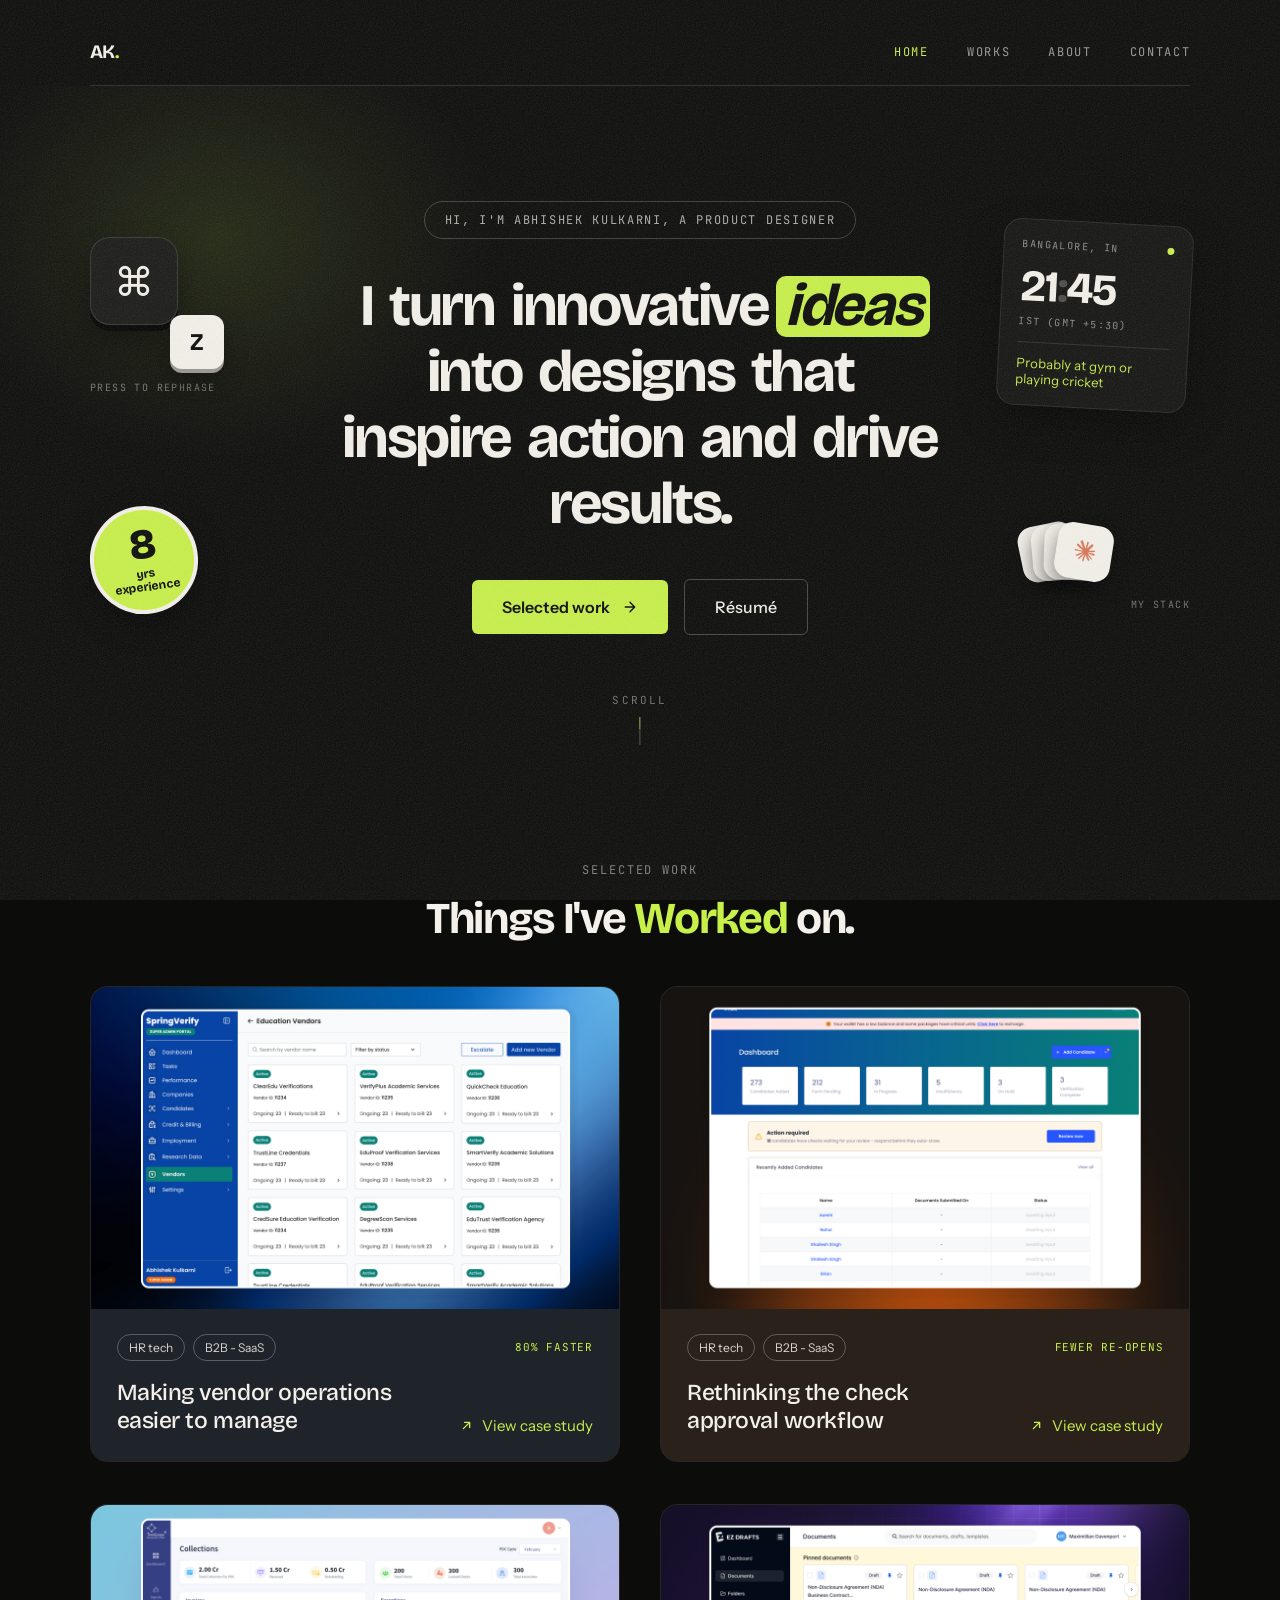
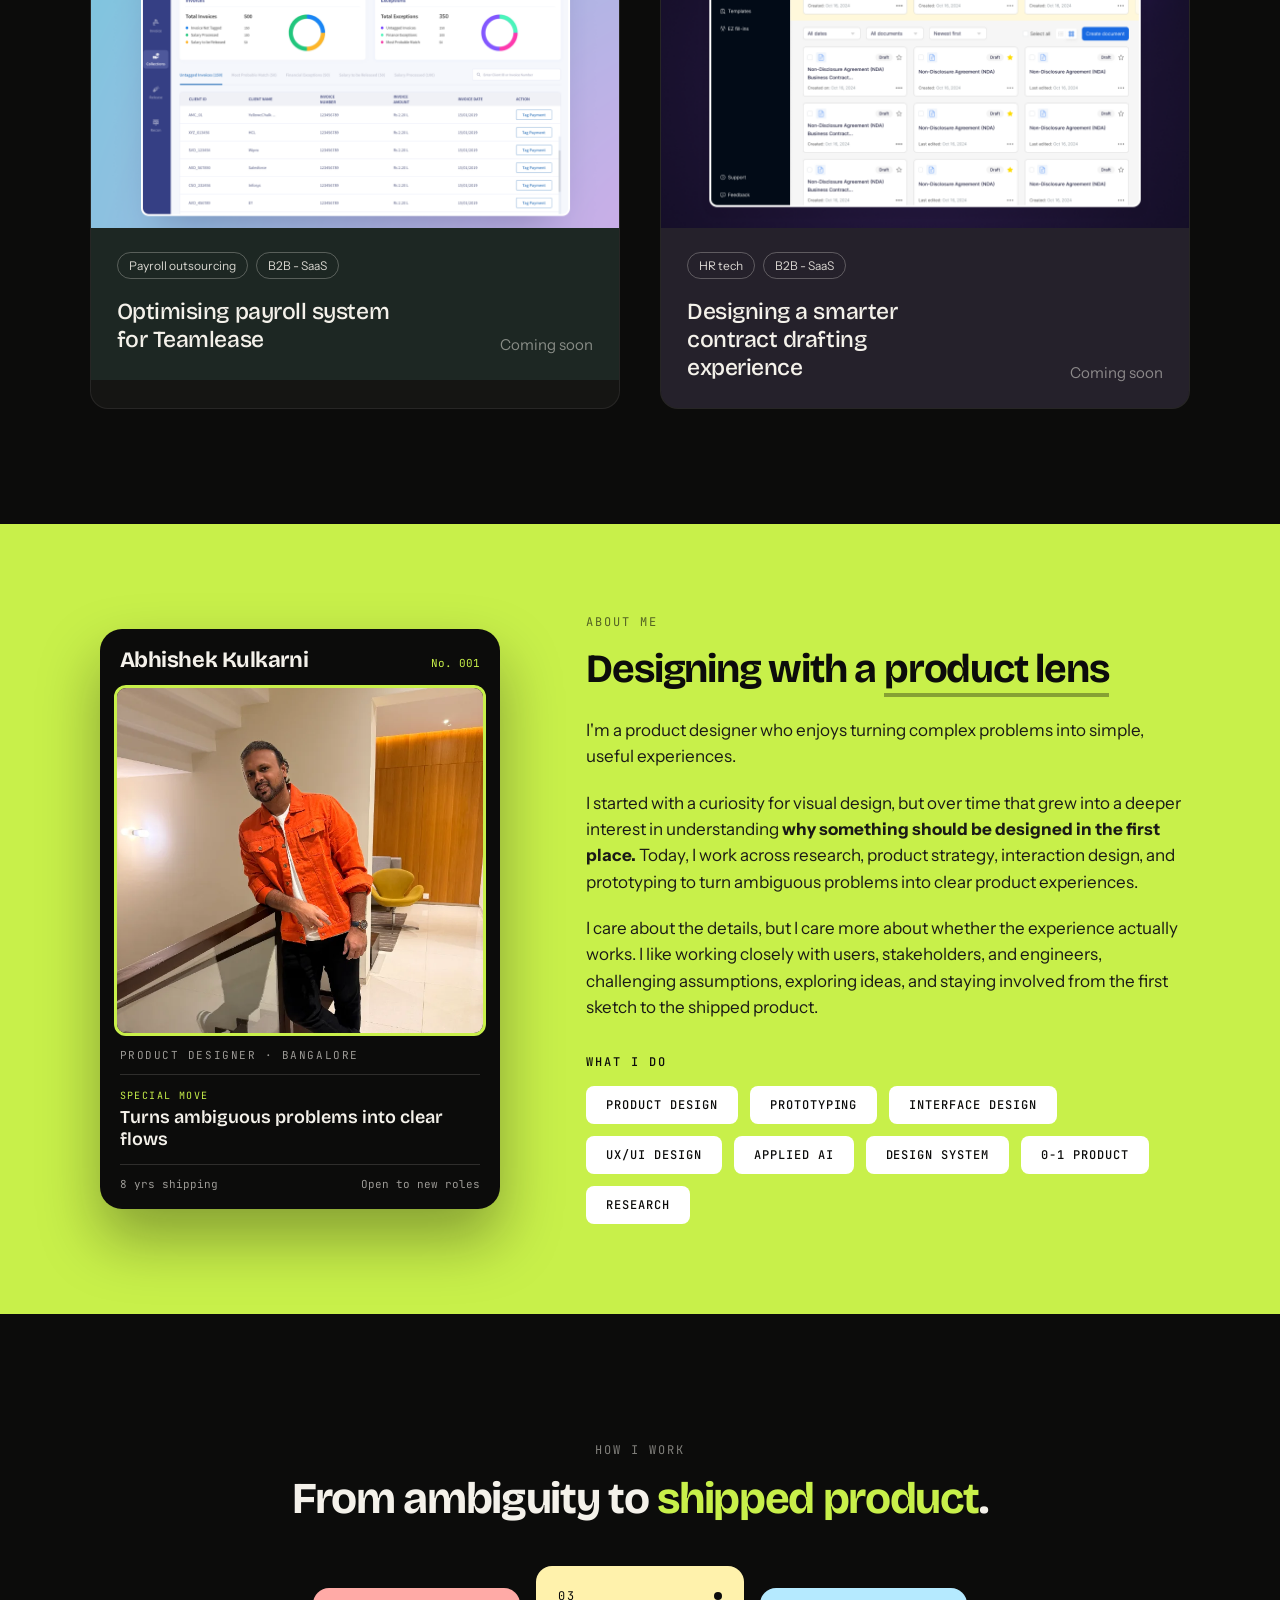
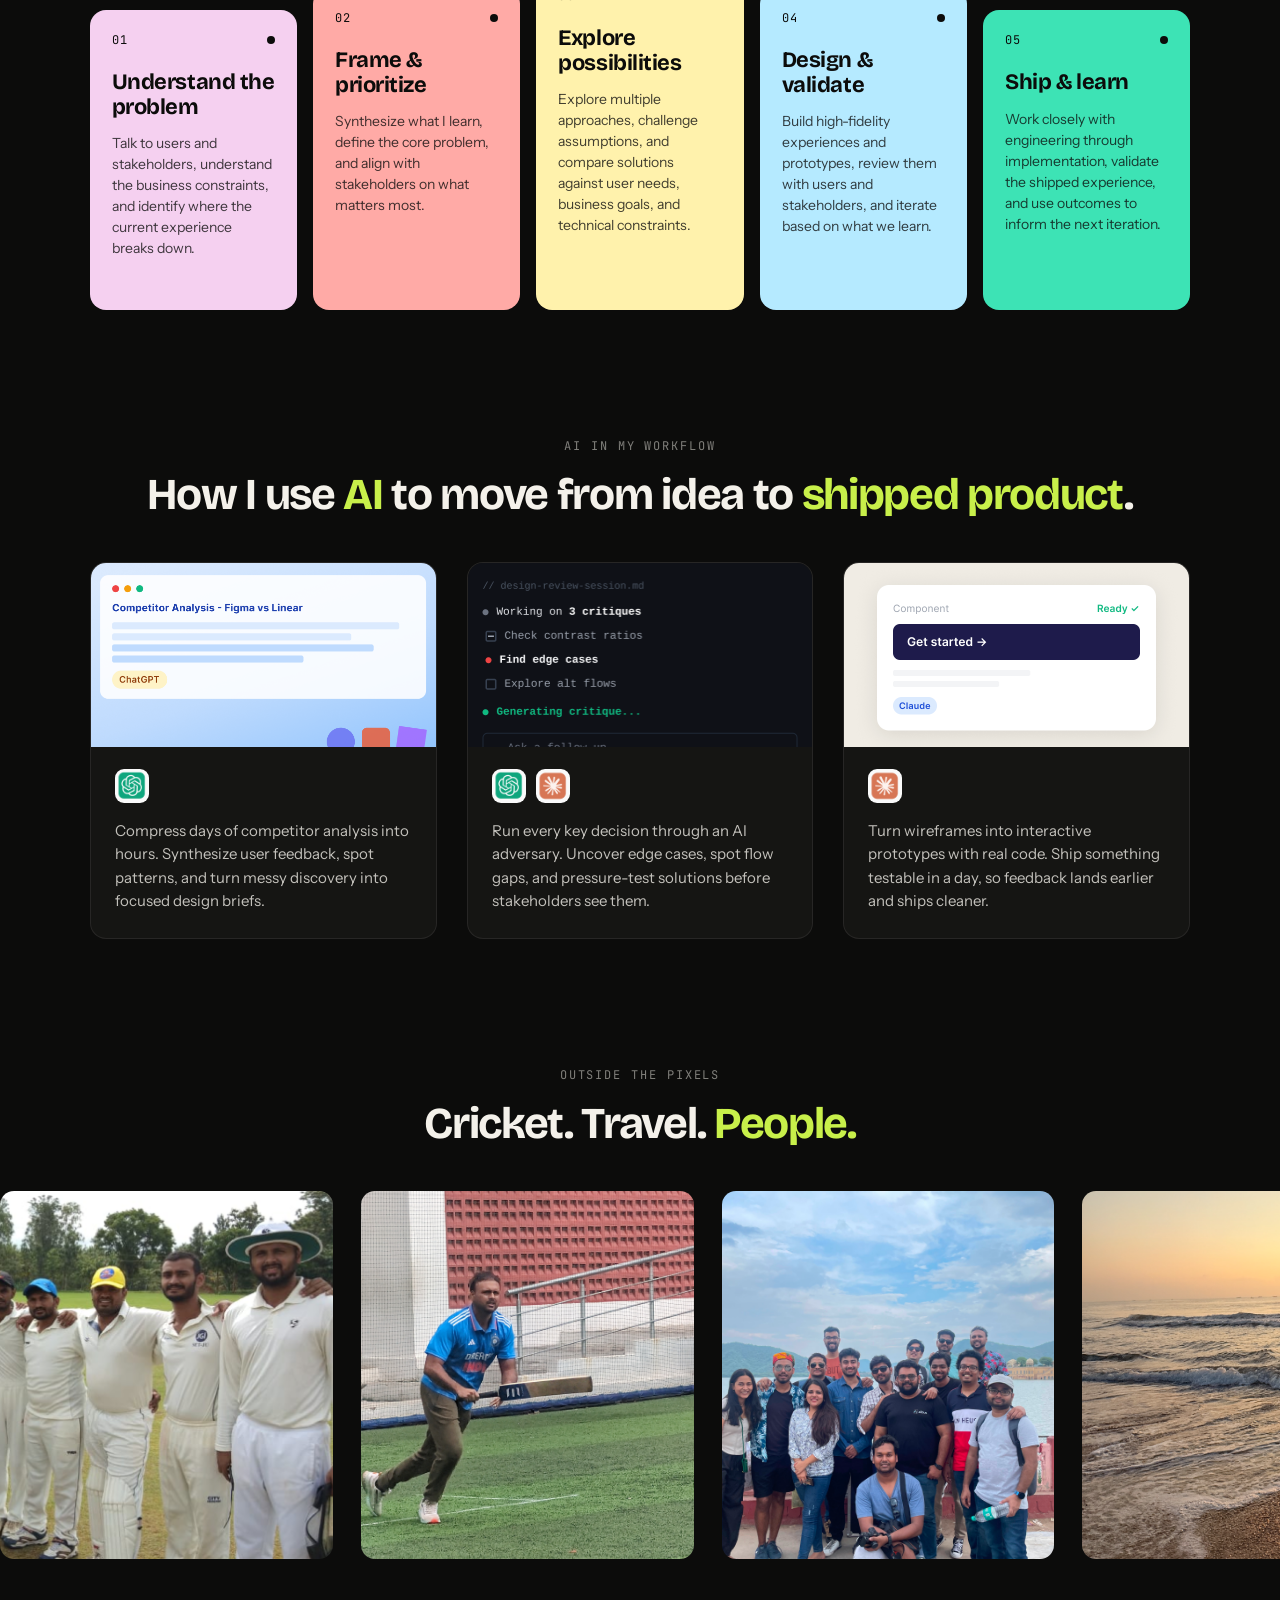
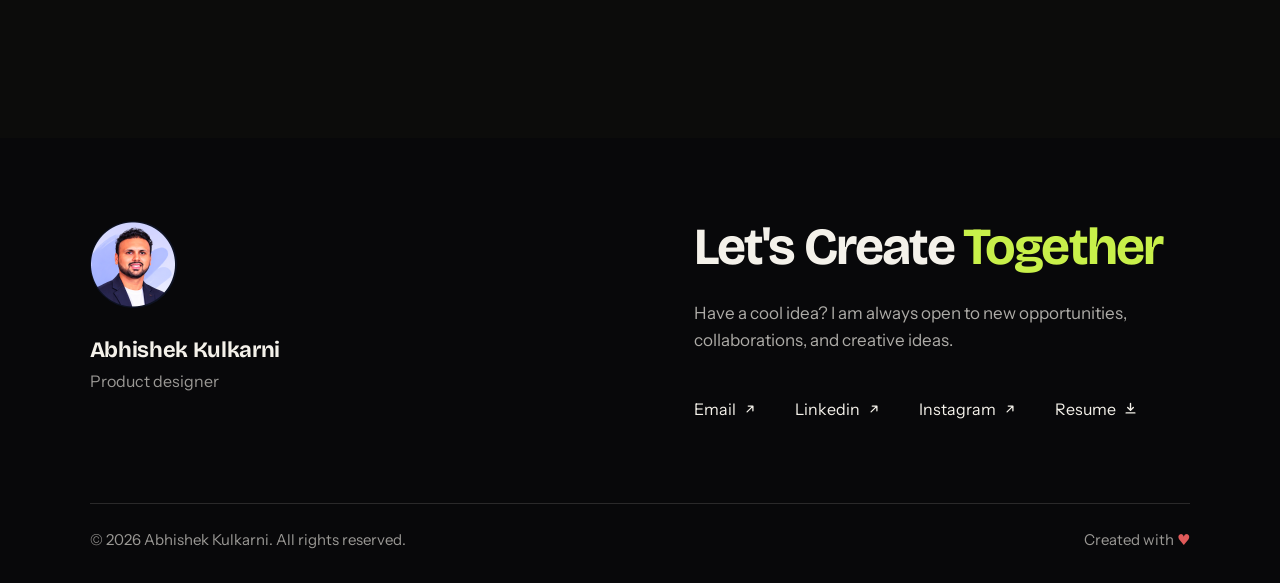
<file: index.html>
<!DOCTYPE html>
<html lang="en">
<head>
<meta charset="utf-8">
<meta name="viewport" content="width=device-width, initial-scale=1">
<title>Abhishek Kulkarni — Product Designer</title>
<meta name="description" content="Product designer with 8 years across HR tech and B2B SaaS. I turn ambiguous problems into clear product experiences.">
<meta property="og:title" content="Abhishek Kulkarni — Product Designer">
<meta property="og:description" content="Product designer with 8 years across HR tech and B2B SaaS. I turn ambiguous problems into clear product experiences.">
<meta property="og:type" content="website">
<meta property="og:image" content="assets/proj-1.png">
<meta name="theme-color" content="#0c0c0b">
<link rel="icon" href="favicon.svg" type="image/svg+xml">
<link rel="preconnect" href="https://fonts.googleapis.com">
<link rel="preconnect" href="https://fonts.gstatic.com" crossorigin>
<link href="https://fonts.googleapis.com/css2?family=Bricolage+Grotesque:opsz,wght@12..96,200..800&family=Instrument+Sans:ital,wght@0,400..700;1,400..700&family=Instrument+Serif:ital@0;1&family=JetBrains+Mono:wght@400;500&display=swap" rel="stylesheet">
<link rel="stylesheet" href="styles.css">
</head>
<body>

<header class="wrap">
  <nav class="nav">
    <a class="mark" href="index.html">AK<span class="lime">.</span></a>
    <button class="burger" type="button" aria-label="Open menu" aria-expanded="false"><span></span><span></span></button>
    <div class="nav-links">
      <a href="index.html" aria-current="page">Home</a>
      <a href="#work">Works</a>
      <a href="#about">About</a>
      <a href="mailto:Kulkarni29.abhishek@gmail.com">Contact</a>
    </div>
  </nav>
</header>

<!-- ── HERO ─────────────────────────────── -->
<section class="desk">
  <div class="wrap desk-grid">
    <div class="desk-center">
      <span class="desk-pill">Hi, I'm Abhishek Kulkarni, a product designer</span>
      <h1 class="desk-title" id="deskTitle">
        <span>I</span> <span>turn</span> <span>innovative</span> <span data-hl>ideas</span> <span>into</span> <span>designs</span> <span>that</span> <span>inspire</span> <span data-hl>action</span> <span>and</span> <span>drive</span> <span data-hl>results.</span>
      </h1>
      <div class="cta-row desk-cta">
        <a class="btn btn--lime" href="#work">Selected work
          <svg width="16" height="16" viewBox="0 0 24 24" fill="none" stroke="currentColor" stroke-width="2.2" stroke-linecap="round" stroke-linejoin="round"><path d="M5 12h13M12 5l7 7-7 7"></path></svg>
        </a>
        <a class="btn btn--ghost" href="resume.pdf" download>Résumé</a>
      </div>
    </div>

    <div class="obj obj--keys">
      <div class="keys">
        <button class="key key--cmd" type="button" aria-label="Rephrase headline">⌘</button>
        <button class="key key--z" type="button" aria-label="Rephrase headline">Z</button>
      </div>
      <span class="obj-label">Press to rephrase</span>
    </div>

    <div class="obj obj--badge">
      <button class="xp-badge" type="button" id="xpBadge" aria-label="8 years experience">
        <b>8</b><span>yrs<br>experience</span>
      </button>
      <div class="bubble" id="bubble">Open to new roles</div>
    </div>

    <div class="obj obj--clock">
      <div class="clock">
        <div class="clock-top"><span>Bangalore, IN</span><span class="dot"></span></div>
        <div class="clock-time"><span id="hh">--</span><span class="colon" id="colon">:</span><span id="mm">--</span></div>
        <div class="clock-zone">IST (GMT +5:30)</div>
        <div class="clock-status" id="status">&nbsp;</div>
      </div>
    </div>

    <div class="obj obj--stack">
      <div class="fan" id="fan">
        <div class="fan-card"><img src="assets/tool-1-flat.png" alt="Figma"></div>
        <div class="fan-card"><img src="assets/tool-6-flat.png" alt="Framer"></div>
        <div class="fan-card"><img src="assets/tool-5-flat.png" alt="Slack"></div>
        <div class="fan-card"><img src="assets/tool-7-flat.png" alt="Claude.ai"></div>
      </div>
      <span class="obj-label" id="fanLabel">My stack</span>
    </div>
  </div>
  <a class="scroll-hint" href="#work" aria-label="Scroll to selected work">Scroll<span><i></i></span></a>
</section>

<!-- ── SELECTED WORK ────────────────────── -->
<section class="wrap section" id="work">
  <div class="eyebrow center">Selected work</div>
  <h2 class="section-title center">Things I've <span class="lime">Worked</span> on.</h2>
  <div class="work-grid">

    <a class="card card--blue" href="vendor-management.html" data-reveal>
      <div class="card-shot"><img src="assets/proj-1.png" alt="Check approval workflow case study" loading="lazy"></div>
      <div class="card-body">
        <div class="card-meta"><div class="tags"><span class="tag">HR tech</span><span class="tag">B2B - SaaS</span></div><span class="card-stat">80% faster</span></div>
        <div class="card-foot">
          <h3>Making vendor operations easier to manage</h3>
          <span class="card-cta">
            <svg width="15" height="15" viewBox="0 0 24 24" fill="none" stroke="currentColor" stroke-width="2.2" stroke-linecap="round" stroke-linejoin="round"><path d="M7 17 17 7M9 7h8v8"></path></svg>
            View case study
          </span>
        </div>
      </div>
    </a>

    <a class="card card--amber" href="check-approval.html" data-reveal>
      <div class="card-shot card-shot--bg"><img src="assets/proj-2.png" alt="Vendor management case study" loading="lazy"></div>
      <div class="card-body">
        <div class="card-meta"><div class="tags"><span class="tag">HR tech</span><span class="tag">B2B - SaaS</span></div><span class="card-stat">Fewer re-opens</span></div>
        <div class="card-foot">
          <h3>Rethinking the check approval workflow</h3>
          <span class="card-cta">
            <svg width="15" height="15" viewBox="0 0 24 24" fill="none" stroke="currentColor" stroke-width="2.2" stroke-linecap="round" stroke-linejoin="round"><path d="M7 17 17 7M9 7h8v8"></path></svg>
            View case study
          </span>
        </div>
      </div>
    </a>

    <div class="card card--mint" data-reveal>
      <div class="card-shot"><img src="assets/proj-3.png" alt="Payroll system for Teamlease" loading="lazy"></div>
      <div class="card-body">
        <div class="card-meta"><div class="tags"><span class="tag">Payroll outsourcing</span><span class="tag">B2B - SaaS</span></div></div>
        <div class="card-foot">
          <h3>Optimising payroll system for Teamlease</h3>
          <span class="card-cta">Coming soon</span>
        </div>
      </div>
    </div>

    <div class="card card--violet" data-reveal>
      <div class="card-shot"><img src="assets/proj-4.png" alt="Contract drafting experience" loading="lazy"></div>
      <div class="card-body">
        <div class="card-meta"><div class="tags"><span class="tag">HR tech</span><span class="tag">B2B - SaaS</span></div></div>
        <div class="card-foot">
          <h3>Designing a smarter contract drafting experience</h3>
          <span class="card-cta">Coming soon</span>
        </div>
      </div>
    </div>

  </div>
</section>

<!-- ── ABOUT ────────────────────────────── -->
<section class="band" id="about">
  <div class="band-inner band-inner--card">
    <div class="tcard-wrap" id="tcardWrap">
      <div class="tcard" id="tcard">
        <div class="tcard-head"><span>Abhishek Kulkarni</span><em>No. 001</em></div>
        <div class="tcard-photo"><img src="assets/hero-photo.webp" alt="Abhishek Kulkarni"></div>
        <div class="tcard-role">Product designer · Bangalore</div>
        <div class="tcard-move"><em>Special move</em><span>Turns ambiguous problems into clear flows</span></div>
        <div class="tcard-foot"><span>8 yrs shipping</span><span>Open to new roles</span></div>
        <div class="tcard-shine" id="tcardShine"></div>
      </div>
    </div>
    <div>
      <div class="eyebrow">About me</div>
      <h2>Designing with a <u>product lens</u></h2>
      <p>I'm a product designer who enjoys turning complex problems into simple, useful experiences.</p>
      <p>I started with a curiosity for visual design, but over time that grew into a deeper interest in understanding <strong>why something should be designed in the first place.</strong> Today, I work across research, product strategy, interaction design, and prototyping to turn ambiguous problems into clear product experiences.</p>
      <p>I care about the details, but I care more about whether the experience actually works. I like working closely with users, stakeholders, and engineers, challenging assumptions, exploring ideas, and staying involved from the first sketch to the shipped product.</p>
      <div class="label" style="margin:34px 0 16px">What I do</div>
      <div class="chips">
        <span class="chip">Product design</span>
        <span class="chip">Prototyping</span>
        <span class="chip">Interface design</span>
        <span class="chip">UX/UI design</span>
        <span class="chip">Applied AI</span>
        <span class="chip">Design system</span>
        <span class="chip">0-1 Product</span>
        <span class="chip">Research</span>
      </div>
    </div>
  </div>
</section>

<!-- ── HOW I WORK ───────────────────────── -->
<section class="wrap section">
  <div class="eyebrow center">How I work</div>
  <h2 class="section-title center">From ambiguity to <span class="lime">shipped product</span>.</h2>
  <div class="steps">
    <div class="step" style="background:#f5d0f0; min-height:300px" data-reveal>
      <div class="step-head"><span>01</span><i></i></div>
      <div><h3>Understand the problem</h3><p>Talk to users and stakeholders, understand the business constraints, and identify where the current experience breaks down.</p></div>
    </div>
    <div class="step" style="background:#ffaaa6; min-height:322px" data-reveal>
      <div class="step-head"><span>02</span><i></i></div>
      <div><h3>Frame &amp; prioritize</h3><p>Synthesize what I learn, define the core problem, and align with stakeholders on what matters most.</p></div>
    </div>
    <div class="step" style="background:#fff2ac; min-height:344px" data-reveal>
      <div class="step-head"><span>03</span><i></i></div>
      <div><h3>Explore possibilities</h3><p>Explore multiple approaches, challenge assumptions, and compare solutions against user needs, business goals, and technical constraints.</p></div>
    </div>
    <div class="step" style="background:#b5eaff; min-height:322px" data-reveal>
      <div class="step-head"><span>04</span><i></i></div>
      <div><h3>Design &amp; validate</h3><p>Build high-fidelity experiences and prototypes, review them with users and stakeholders, and iterate based on what we learn.</p></div>
    </div>
    <div class="step" style="background:#3de3b5; min-height:300px" data-reveal>
      <div class="step-head"><span>05</span><i></i></div>
      <div><h3>Ship &amp; learn</h3><p>Work closely with engineering through implementation, validate the shipped experience, and use outcomes to inform the next iteration.</p></div>
    </div>
  </div>
</section>

<!-- ── AI IN MY WORKFLOW ────────────────── -->
<section class="wrap section">
  <div class="eyebrow center">AI in my workflow</div>
  <h2 class="section-title center">How I use <span class="lime">AI</span> to move from idea to <span class="lime">shipped product</span>.</h2>
  <div class="ai-grid">
    <div class="ai-card" data-reveal>
      <div class="ai-shot"><img src="assets/ai-1.png" alt="" loading="lazy"></div>
      <div class="ai-body">
        <div class="ai-icons"><img src="assets/icon-gpt.png" alt="ChatGPT"></div>
        <p>Compress days of competitor analysis into hours. Synthesize user feedback, spot patterns, and turn messy discovery into focused design briefs.</p>
      </div>
    </div>
    <div class="ai-card" data-reveal>
      <div class="ai-shot"><img src="assets/ai-2.png" alt="" loading="lazy"></div>
      <div class="ai-body">
        <div class="ai-icons"><img src="assets/icon-gpt.png" alt="ChatGPT"><img src="assets/icon-claude.png" alt="Claude"></div>
        <p>Run every key decision through an AI adversary. Uncover edge cases, spot flow gaps, and pressure-test solutions before stakeholders see them.</p>
      </div>
    </div>
    <div class="ai-card" data-reveal>
      <div class="ai-shot ai-shot--tight"><img src="assets/ai-3.png" alt="" loading="lazy"></div>
      <div class="ai-body">
        <div class="ai-icons"><img src="assets/icon-claude.png" alt="Claude"></div>
        <p>Turn wireframes into interactive prototypes with real code. Ship something testable in a day, so feedback lands earlier and ships cleaner.</p>
      </div>
    </div>
  </div>
</section>

<!-- ── OUTSIDE THE PIXELS ───────────────── -->
<section class="section">
  <div class="wrap">
    <div class="eyebrow center">Outside the pixels</div>
    <h2 class="section-title center">Cricket. Travel. <span class="lime">People.</span></h2>
  </div>
  <div class="strip">
    <div class="strip-track">
      <figure><img src="assets/photo-1.png" alt="" loading="lazy"></figure>
      <figure><img src="assets/photo-2.png" alt="" loading="lazy"></figure>
      <figure><img src="assets/photo-3.png" alt="" loading="lazy"></figure>
      <figure><img src="assets/photo-4.png" alt="" loading="lazy"></figure>
      <figure aria-hidden="true"><img src="assets/photo-1.png" alt="" loading="lazy"></figure>
      <figure aria-hidden="true"><img src="assets/photo-2.png" alt="" loading="lazy"></figure>
      <figure aria-hidden="true"><img src="assets/photo-3.png" alt="" loading="lazy"></figure>
      <figure aria-hidden="true"><img src="assets/photo-4.png" alt="" loading="lazy"></figure>
    </div>
  </div>
</section>

<!-- ── FOOTER ───────────────────────────── -->
<footer class="foot">
  <div class="foot-inner">
    <div>
      <img class="avatar" src="assets/avatar.png" alt="Abhishek Kulkarni" width="87" height="87">
      <div class="name">Abhishek Kulkarni</div>
      <div class="role">Product designer</div>
    </div>
    <div>
      <h2>Let's Create <span class="lime">Together</span></h2>
      <p>Have a cool idea? I am always open to new opportunities, collaborations, and creative ideas.</p>
      <div class="foot-links">
        <a href="mailto:Kulkarni29.abhishek@gmail.com">Email
          <svg width="14" height="14" viewBox="0 0 24 24" fill="none" stroke="currentColor" stroke-width="2.2" stroke-linecap="round" stroke-linejoin="round"><path d="M7 17 17 7M9 7h8v8"></path></svg>
        </a>
        <a href="https://www.linkedin.com/in/abhishek-kulkarni-9b721b113/" target="_blank" rel="noreferrer">Linkedin
          <svg width="14" height="14" viewBox="0 0 24 24" fill="none" stroke="currentColor" stroke-width="2.2" stroke-linecap="round" stroke-linejoin="round"><path d="M7 17 17 7M9 7h8v8"></path></svg>
        </a>
        <a href="https://www.instagram.com/abeeykulkarni" target="_blank" rel="noreferrer">Instagram
          <svg width="14" height="14" viewBox="0 0 24 24" fill="none" stroke="currentColor" stroke-width="2.2" stroke-linecap="round" stroke-linejoin="round"><path d="M7 17 17 7M9 7h8v8"></path></svg>
        </a>
        <a href="resume.pdf" download>Resume
          <svg width="15" height="15" viewBox="0 0 24 24" fill="none" stroke="currentColor" stroke-width="2.2" stroke-linecap="round" stroke-linejoin="round"><path d="M12 4v11m0 0 4.5-4.5M12 15l-4.5-4.5M5 19h14"></path></svg>
        </a>
      </div>
    </div>
  </div>
  <div class="foot-rule"></div>
  <div class="foot-base">
    <span>© 2026 Abhishek Kulkarni. All rights reserved.</span>
    <span>Created with <span class="heart">♥</span></span>
  </div>
</footer>

<div class="grain"></div>

<script>
  const io = new IntersectionObserver((entries) => {
    entries.forEach((e) => { if (e.isIntersecting) { e.target.classList.add('in'); io.unobserve(e.target); } });
  }, { rootMargin: '0px 0px -8% 0px', threshold: 0.08 });
  document.querySelectorAll('[data-reveal]').forEach((el) => io.observe(el));

  // headline highlight (⌘Z)
  const hl = [...document.querySelectorAll('#deskTitle [data-hl]')];
  const fills = ['#c8f04a', '#b5eaff', '#ffaaa6'];
  let hi = 0;
  const paint = () => hl.forEach((w, i) => { w.classList.toggle('on', i === hi); w.style.setProperty('--hl', fills[hi]); });
  paint();
  document.querySelectorAll('.key').forEach((k) => k.addEventListener('click', () => { hi = (hi + 1) % hl.length; paint(); }));
  document.addEventListener('keydown', (e) => { if ((e.metaKey || e.ctrlKey) && e.key.toLowerCase() === 'z' && !e.target.closest('input,textarea')) { hi = (hi + 1) % hl.length; paint(); } });

  // badge bubble
  const bubble = document.getElementById('bubble');
  document.getElementById('xpBadge').addEventListener('click', () => bubble.classList.toggle('show'));

  // IST clock
  const fmt = (o) => new Intl.DateTimeFormat('en-GB', { timeZone: 'Asia/Kolkata', ...o }).format(new Date());
  const tick = () => {
    const hh = fmt({ hour: '2-digit', hourCycle: 'h23' }), mm = fmt({ minute: '2-digit' }).padStart(2, '0'), h = +hh;
    document.getElementById('hh').textContent = hh;
    document.getElementById('mm').textContent = mm;
    document.getElementById('colon').style.opacity = new Date().getSeconds() % 2 ? 0.25 : 1;
    document.getElementById('status').textContent = h >= 9 && h < 20 ? 'Probably designing right now' : h >= 20 && h < 22 ? 'Probably at gym or playing cricket' : 'Probably asleep. Email me';
  };
  tick(); setInterval(tick, 1000);

  // tool fan
  const fan = document.getElementById('fan'), fanLabel = document.getElementById('fanLabel');
  const setFan = (open) => { fan.classList.toggle('open', open); fanLabel.textContent = open ? 'Figma · Framer · Slack · Claude.ai' : 'My stack'; };
  fan.parentElement.addEventListener('mouseenter', () => setFan(true));
  fan.parentElement.addEventListener('mouseleave', () => setFan(false));
  fan.parentElement.addEventListener('click', () => setFan(!fan.classList.contains('open')));

  // trading card tilt
  const wrap = document.getElementById('tcardWrap'), card = document.getElementById('tcard'), shine = document.getElementById('tcardShine');
  wrap.addEventListener('mousemove', (e) => {
    const r = wrap.getBoundingClientRect(), px = (e.clientX - r.left) / r.width, py = (e.clientY - r.top) / r.height;
    card.style.transform = `rotateX(${(0.5 - py) * 16}deg) rotateY(${(px - 0.5) * 18}deg)`;
    shine.style.background = `radial-gradient(circle at ${px * 100}% ${py * 100}%, rgba(200,240,74,0.35), rgba(181,234,255,0.12) 35%, rgba(0,0,0,0) 60%)`;
  });
  wrap.addEventListener('mouseleave', () => { card.style.transform = ''; shine.style.background = 'transparent'; });

  // hero parallax on scroll
  const objs = [...document.querySelectorAll('.desk .obj')];
  const speeds = { 'obj--keys': [0.22, -6], 'obj--badge': [0.38, 10], 'obj--clock': [0.3, 8], 'obj--stack': [0.45, -10] };
  if (!matchMedia('(prefers-reduced-motion: reduce)').matches) {
    let ticking = false;
    const onScroll = () => {
      const y = Math.min(scrollY, innerHeight * 1.2);
      objs.forEach((o) => {
        const [sp, rot] = speeds[[...o.classList].find((k) => speeds[k])] || [0.3, 0];
        o.style.setProperty('--py', (-y * sp).toFixed(1) + 'px');
        o.style.setProperty('--pr', (rot * y / innerHeight).toFixed(2) + 'deg');
      });
      ticking = false;
    };
    addEventListener('scroll', () => { if (!ticking) { ticking = true; requestAnimationFrame(onScroll); } }, { passive: true });
    onScroll();
  }

</script>


<script>
  (() => {
    const nav = document.querySelector('.nav, .cs-nav'), btn = nav && nav.querySelector('.burger');
    if (!btn) return;
    const set = (open) => { nav.classList.toggle('open', open); btn.setAttribute('aria-expanded', String(open)); btn.setAttribute('aria-label', open ? 'Close menu' : 'Open menu'); document.body.classList.toggle('menu-open', open); };
    btn.addEventListener('click', () => set(!nav.classList.contains('open')));
    nav.querySelectorAll('.nav-links a, .cs-nav-links a').forEach((a) => a.addEventListener('click', () => set(false)));
    addEventListener('keydown', (e) => { if (e.key === 'Escape') set(false); });
    addEventListener('resize', () => { if (innerWidth > 720) set(false); });
  })();
</script>
</body>
</html>
</file>
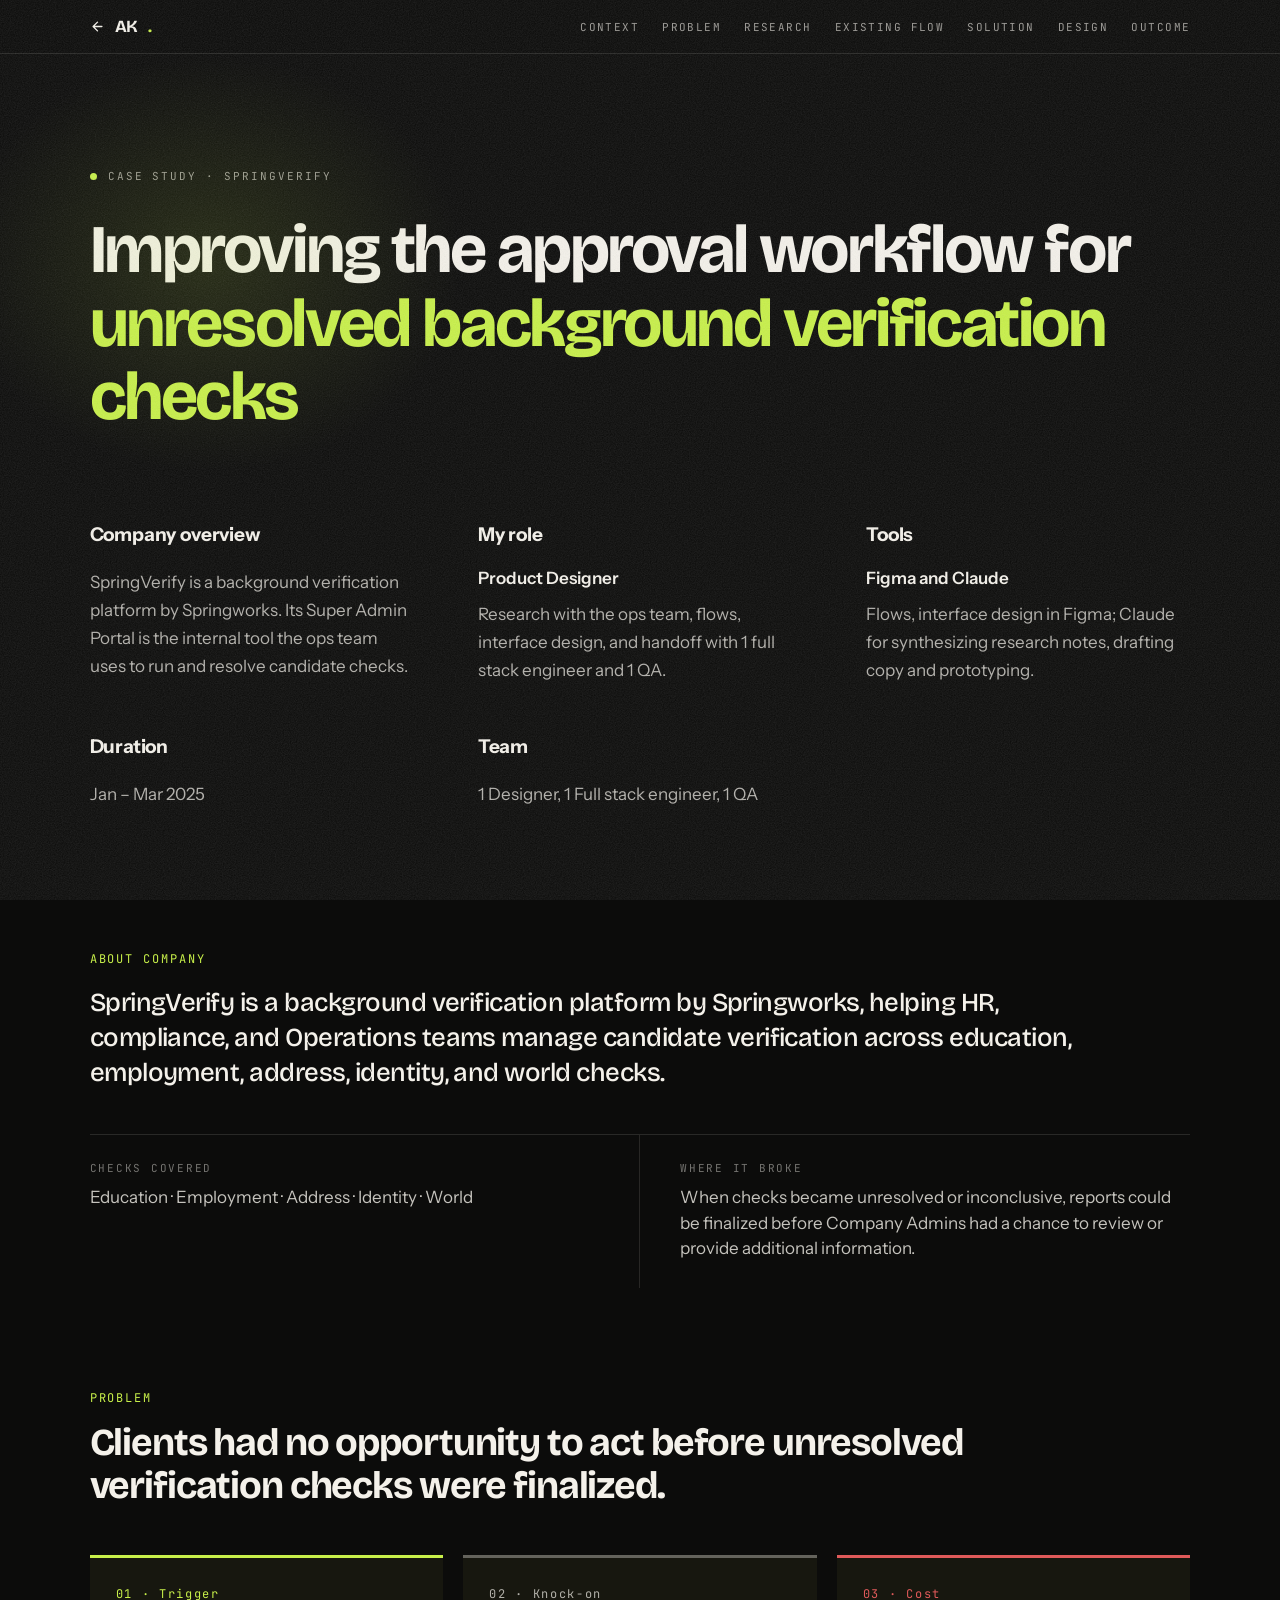
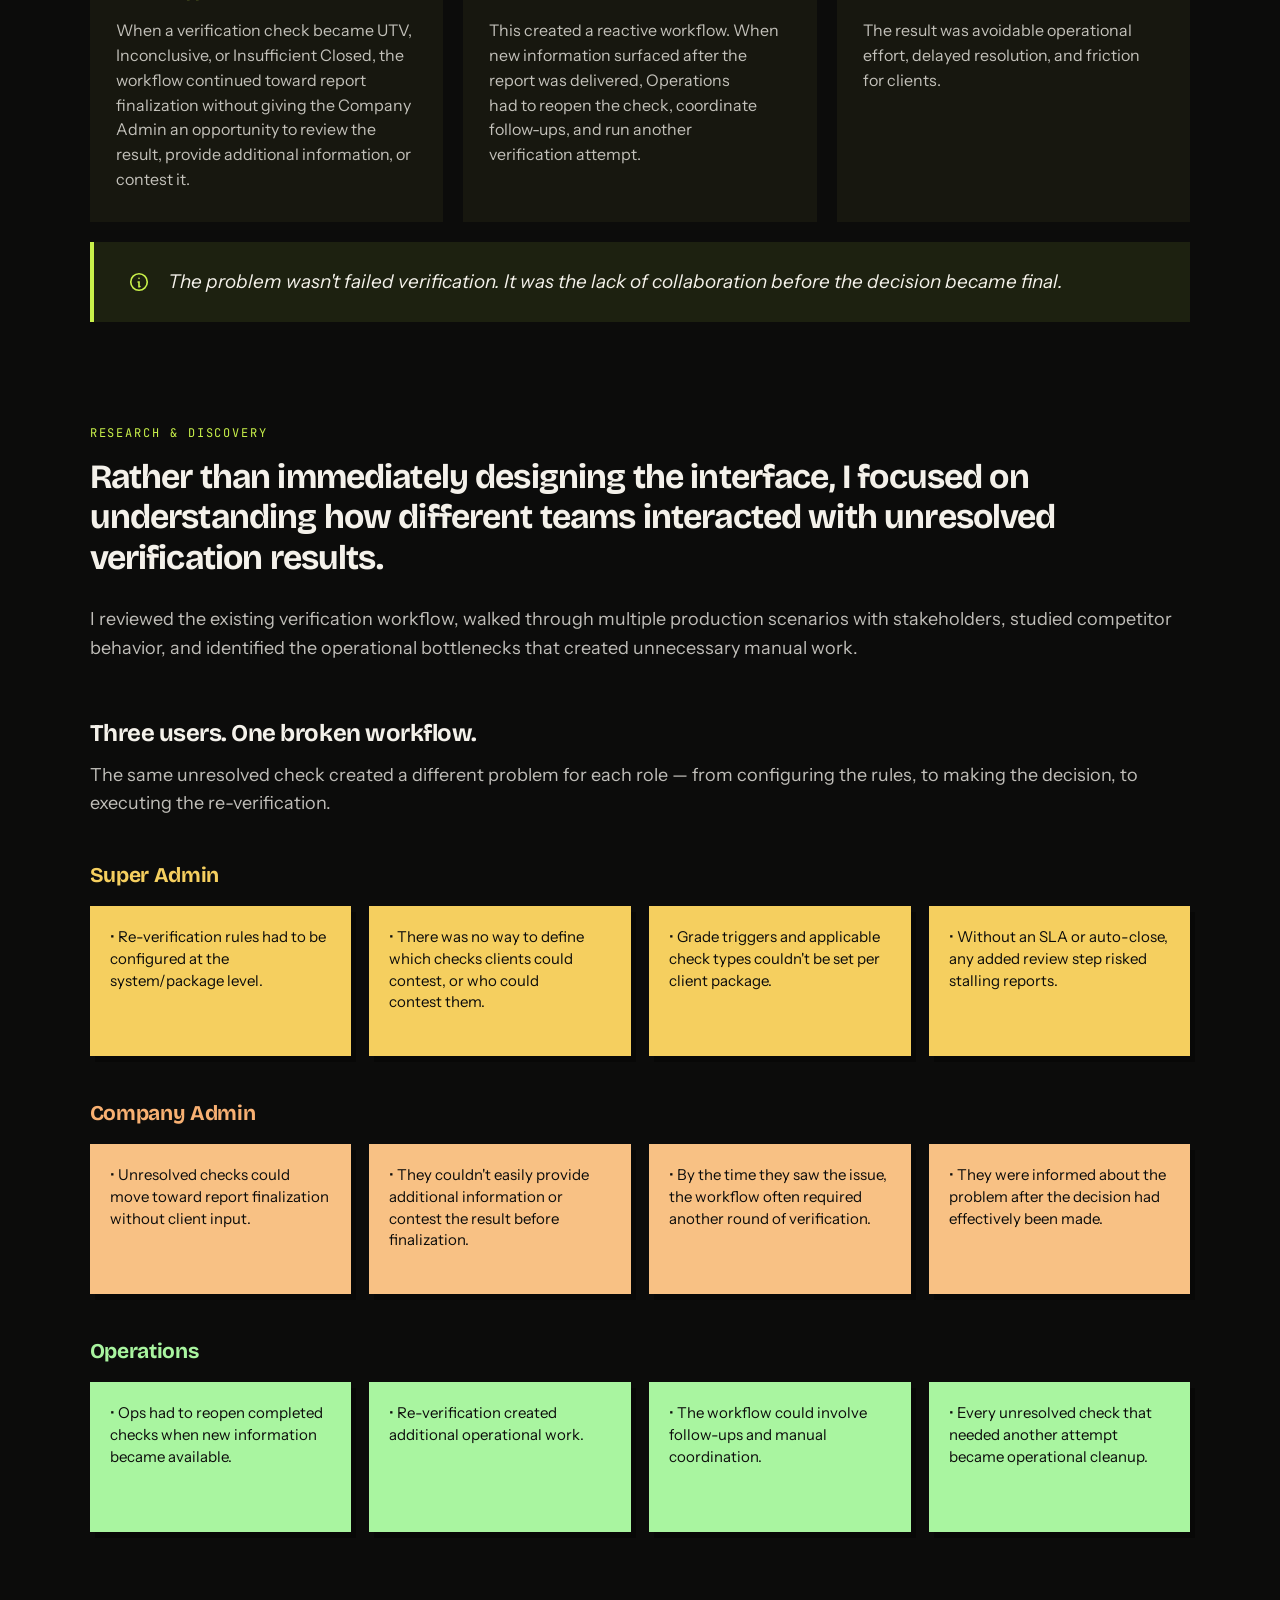
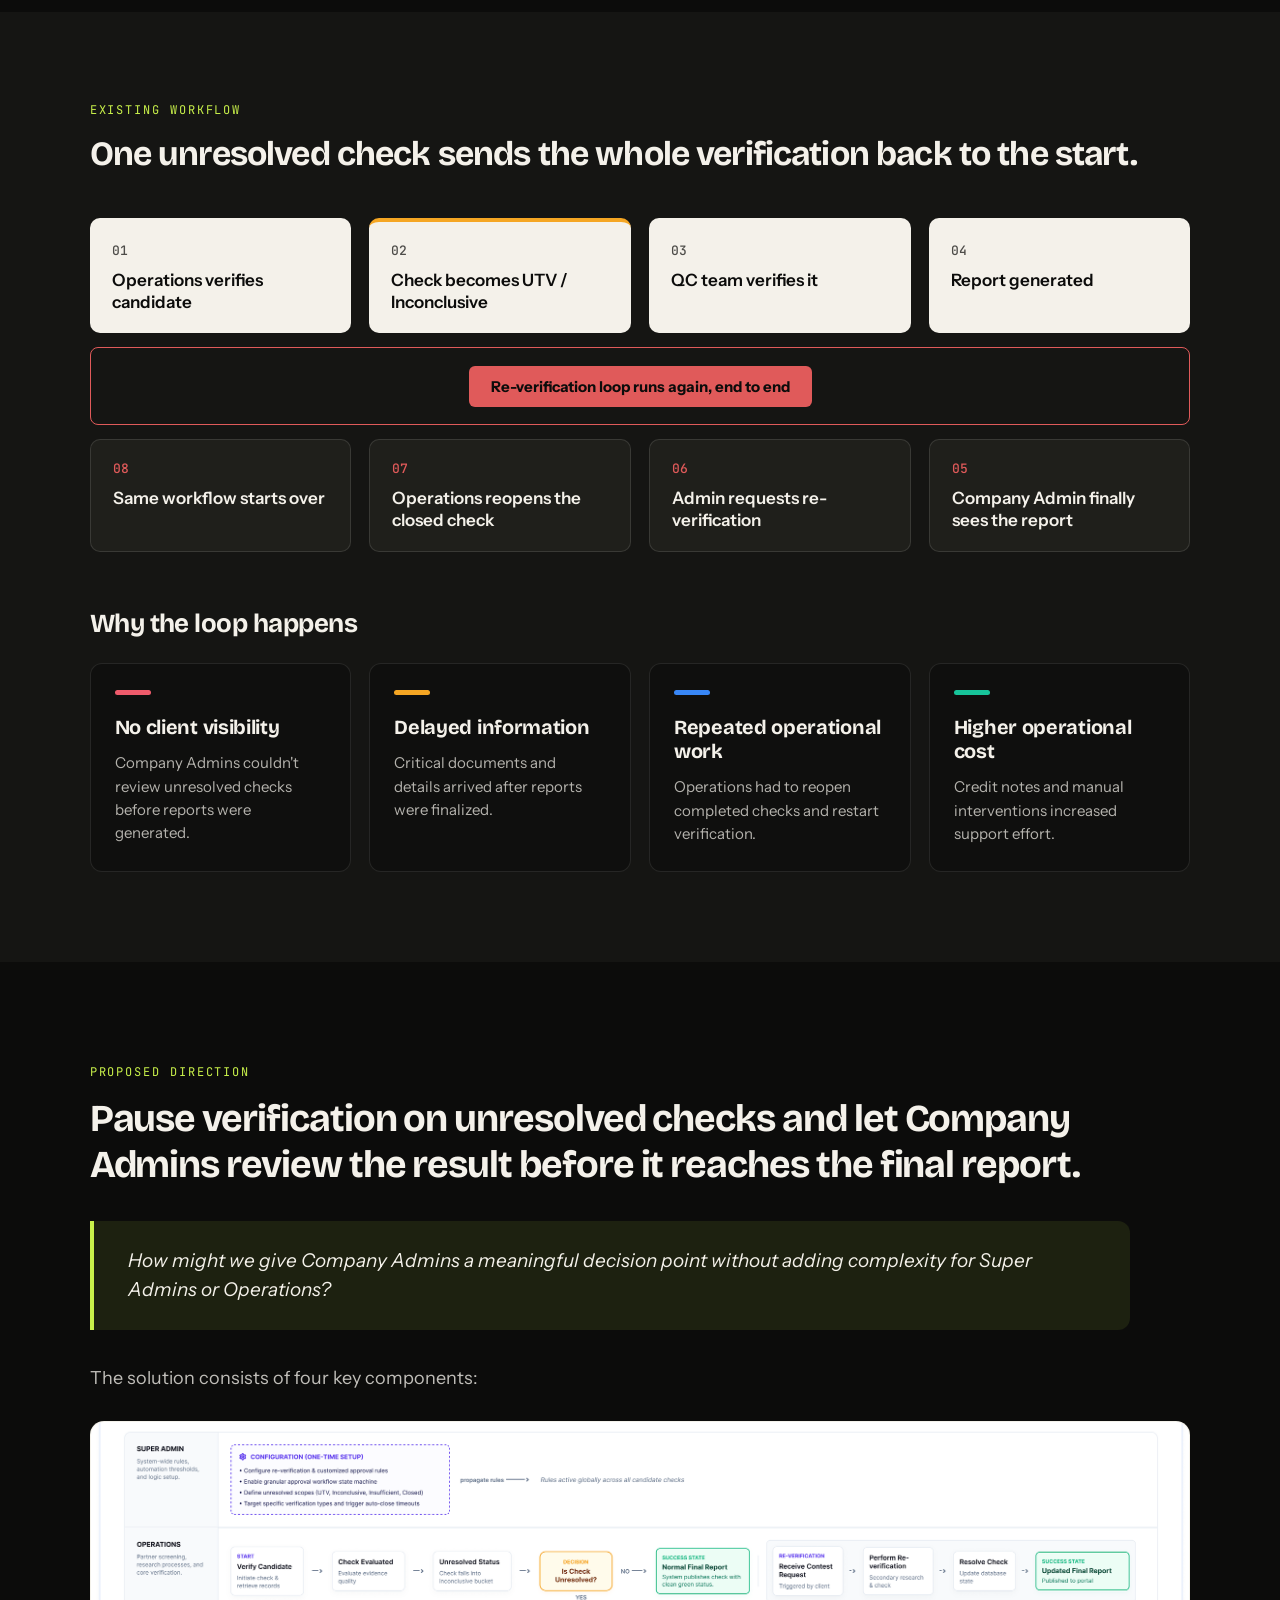
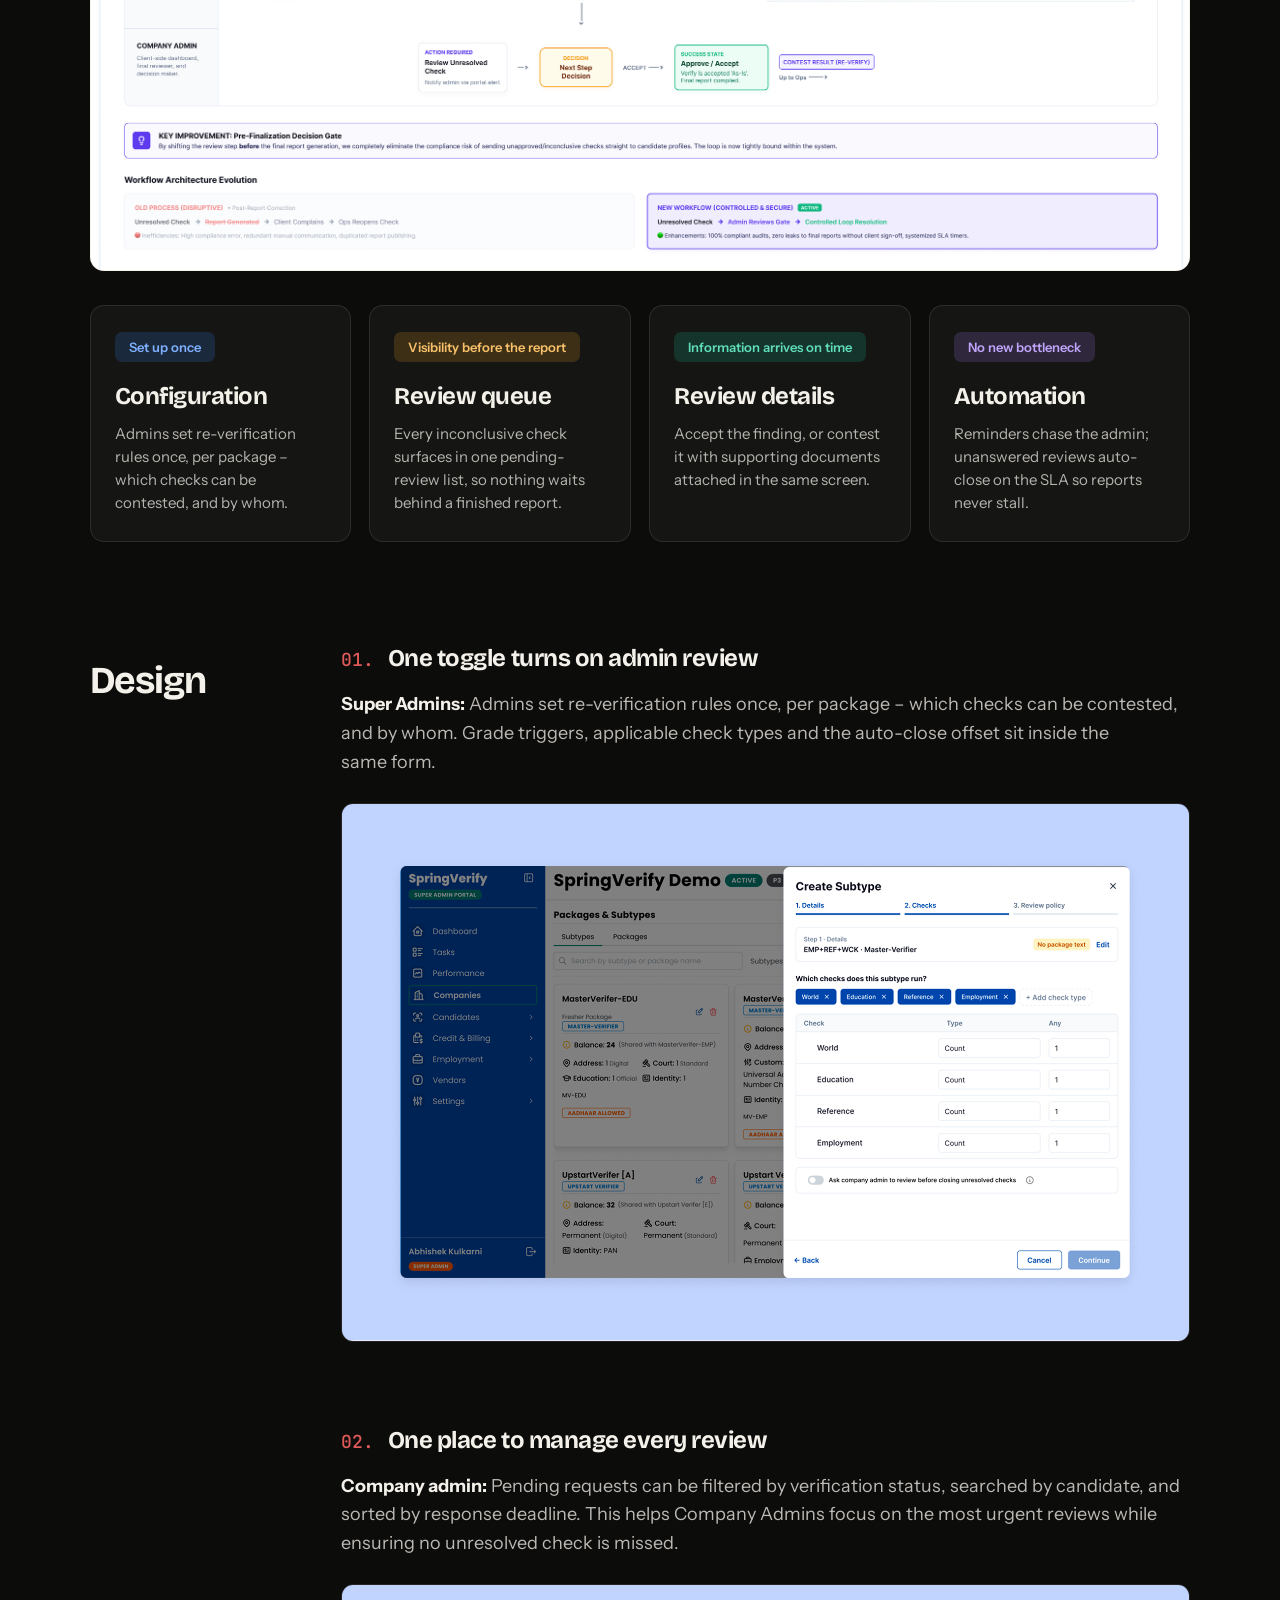
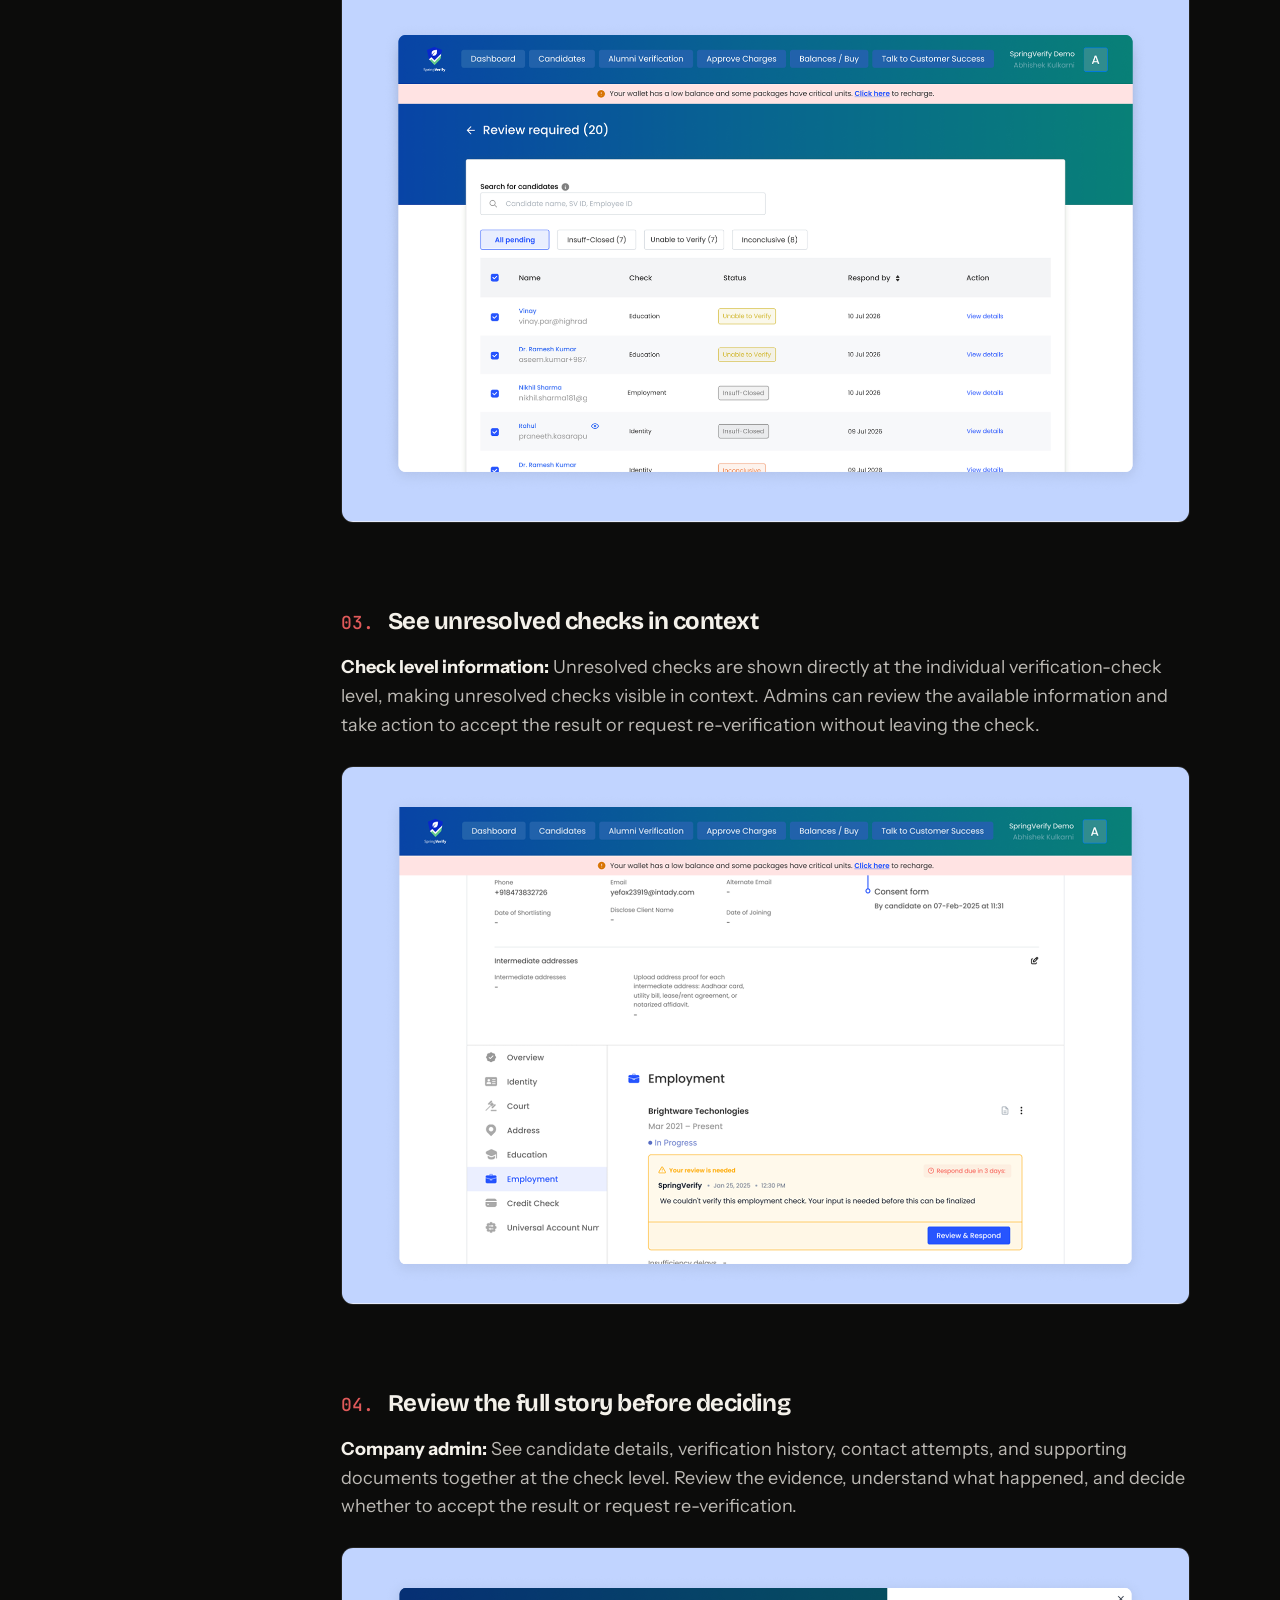
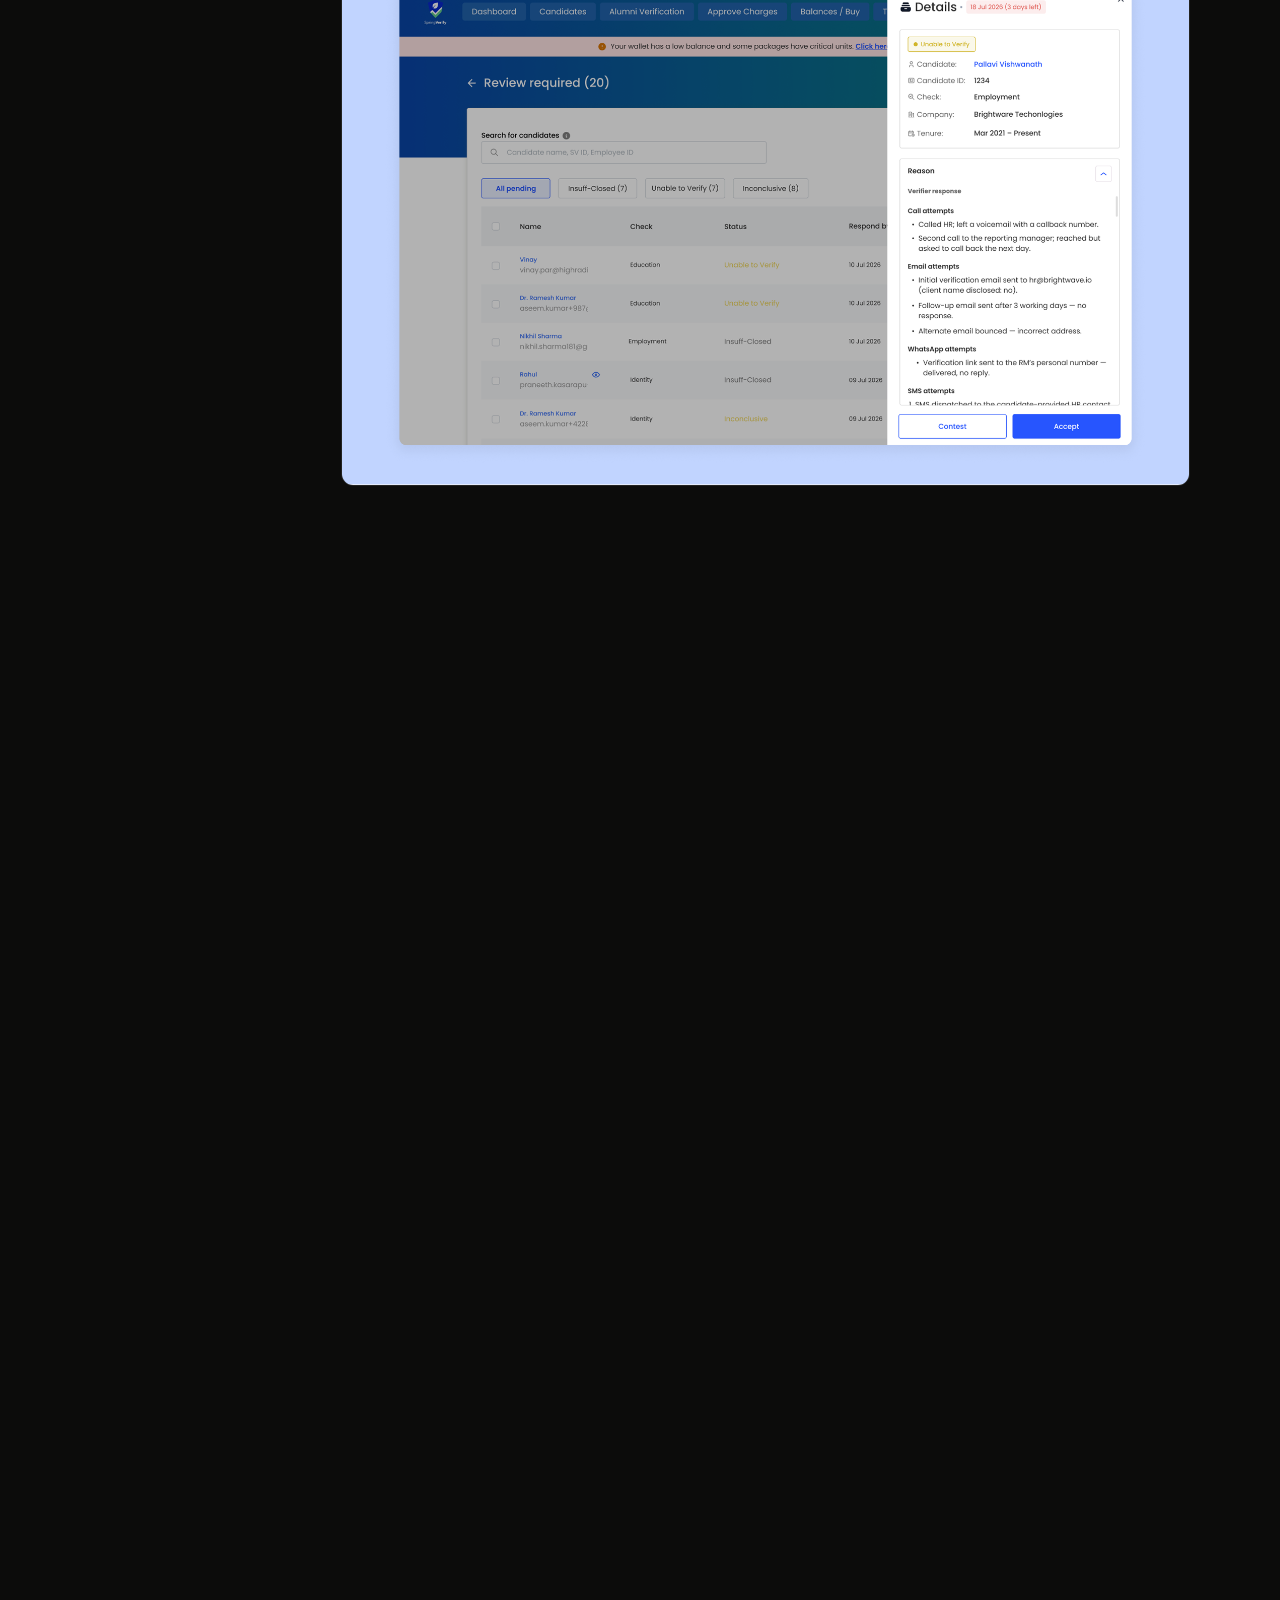
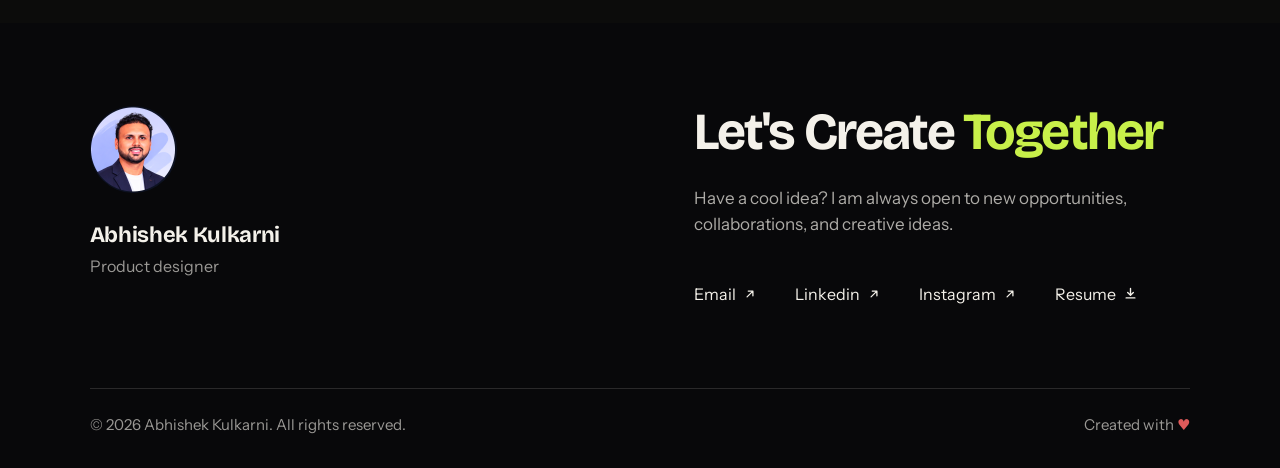
<file: check-approval.html>
<!DOCTYPE html>
<html lang="en">
<head>
<meta charset="utf-8">
<meta name="viewport" content="width=device-width, initial-scale=1">
<title>Improving the approval workflow for unresolved checks — Abhishek Kulkarni</title>
<meta name="description" content="Giving Company Admins a decision point before unresolved background verification checks reach the final report.">
<meta property="og:title" content="Improving the approval workflow for unresolved verification checks">
<meta property="og:description" content="Giving Company Admins a decision point before unresolved checks reach the final report.">
<meta property="og:type" content="article">
<meta property="og:image" content="assets/cs-s2.png">
<meta name="theme-color" content="#0c0c0b">
<link rel="icon" href="favicon.svg" type="image/svg+xml">
<link rel="preconnect" href="https://fonts.googleapis.com">
<link rel="preconnect" href="https://fonts.gstatic.com" crossorigin>
<link href="https://fonts.googleapis.com/css2?family=Bricolage+Grotesque:opsz,wght@12..96,200..800&family=Caveat:wght@400..700&family=Instrument+Sans:ital,wght@0,400..700;1,400..700&family=JetBrains+Mono:wght@400;500&display=swap" rel="stylesheet">
<link rel="stylesheet" href="styles.css">
</head>
<body>

<nav class="cs-nav">
  <a class="back" href="index.html">
    <svg width="15" height="15" viewBox="0 0 24 24" fill="none" stroke="currentColor" stroke-width="2.2" stroke-linecap="round" stroke-linejoin="round"><path d="M19 12H6M12 5l-7 7 7 7"></path></svg>
    AK<span class="lime">.</span>
  </a>
  <button class="burger" type="button" aria-label="Open menu" aria-expanded="false"><span></span><span></span></button>
  <div class="cs-nav-links">
    <a href="#context">Context</a><a href="#problem">Problem</a><a href="#research">Research</a><a href="#flow">Existing flow</a><a href="#solution">Solution</a><a href="#design">Design</a><a href="#outcome">Outcome</a>
  </div>
</nav>

<!-- ── HERO ─────────────────────────────── -->
<header class="cs-hero">
  <div class="wrap">
    <div class="cs-kicker"><i></i>Case study · SpringVerify</div>
    <h1>Improving the approval workflow for <span class="lime">unresolved background verification checks</span></h1>
    <div class="cs-meta">
      <div>
        <h3>Company overview</h3>
        <p>SpringVerify is a background verification platform by Springworks. Its Super Admin Portal is the internal tool the ops team uses to run and resolve candidate checks.</p>
      </div>
      <div>
        <h3>My role</h3>
        <div class="strong">Product Designer</div>
        <p>Research with the ops team, flows, interface design, and handoff with 1 full stack engineer and 1 QA.</p>
      </div>
      <div>
        <h3>Tools</h3>
        <div class="strong">Figma and Claude</div>
        <p>Flows, interface design in Figma; Claude for synthesizing research notes, drafting copy and prototyping.</p>
      </div>
    </div>
    <div class="cs-meta">
      <div>
        <h3>Duration</h3>
        <p>Jan – Mar 2025</p>
      </div>
      <div>
        <h3>Team</h3>
        <p>1 Designer, 1 Full stack engineer, 1 QA</p>
      </div>
      <div></div>
    </div>
  </div>
</header>

<!-- ── CONTEXT ──────────────────────────── -->
<section class="wrap cs-sec" id="context" data-reveal>
  <div class="eyebrow eyebrow--lime">About company</div>
  <p class="cs-lede" style="margin-top:18px; font-size:clamp(20px,2.4vw,26px); line-height:1.35; letter-spacing:-0.02em">SpringVerify is a background verification platform by Springworks, helping HR, compliance, and Operations teams manage candidate verification across education, employment, address, identity, and world checks.</p>
  <div class="cs-rule-two">
    <div>
      <div class="k">Checks covered</div>
      <p>Education · Employment · Address · Identity · World</p>
    </div>
    <div>
      <div class="k">Where it broke</div>
      <p>When checks became unresolved or inconclusive, reports could be finalized before Company Admins had a chance to review or provide additional information.</p>
    </div>
  </div>
</section>

<!-- ── PROBLEM ──────────────────────────── -->
<section class="wrap cs-sec" id="problem" data-reveal>
  <div class="eyebrow eyebrow--lime">Problem</div>
  <h2 style="max-width:900px; margin-bottom:48px">Clients had no opportunity to act before unresolved verification checks were finalized.</h2>
  <div class="trigger-grid">
    <div class="trigger" style="border-top-color:#c8f04a">
      <div class="k" style="color:#c8f04a">01 · Trigger</div>
      <p>When a verification check became UTV, Inconclusive, or Insufficient Closed, the workflow continued toward report finalization without giving the Company Admin an opportunity to review the result, provide additional information, or contest it.</p>
    </div>
    <div class="trigger" style="border-top-color:rgba(244,241,234,0.35)">
      <div class="k" style="color:rgba(244,241,234,0.7)">02 · Knock-on</div>
      <p>This created a reactive workflow. When new information surfaced after the report was delivered, Operations had to reopen the check, coordinate follow-ups, and run another verification attempt.</p>
    </div>
    <div class="trigger" style="border-top-color:#e05a5a">
      <div class="k" style="color:#e05a5a">03 · Cost</div>
      <p>The result was avoidable operational effort, delayed resolution, and friction for clients.</p>
    </div>
  </div>
  <div class="pull">
    <svg width="22" height="22" viewBox="0 0 24 24" fill="none" stroke="#c8f04a" stroke-width="1.8" stroke-linecap="round" style="flex:none"><circle cx="12" cy="12" r="9"></circle><path d="M12 8h.01M11 12h1v5h1"></path></svg>
    <span>The problem wasn't failed verification. It was the lack of collaboration before the decision became final.</span>
  </div>
</section>

<!-- ── RESEARCH ─────────────────────────── -->
<section class="wrap cs-sec" id="research">
  <div data-reveal>
    <div class="eyebrow eyebrow--lime">Research &amp; discovery</div>
    <h2 style="max-width:980px; font-size:clamp(25px,3vw,34px); line-height:1.2; letter-spacing:-0.025em; margin-bottom:26px">Rather than immediately designing the interface, I focused on understanding how different teams interacted with unresolved verification results.</h2>
    <p class="cs-body" style="max-width:none; margin:0 0 56px">I reviewed the existing verification workflow, walked through multiple production scenarios with stakeholders, studied competitor behavior, and identified the operational bottlenecks that created unnecessary manual work.</p>
    <h3 style="font-size:clamp(20px,2.4vw,24px); font-variation-settings:'wght' 700; letter-spacing:-0.02em; margin-bottom:14px">Three users. One broken workflow.</h3>
    <p class="cs-body" style="max-width:none; margin:0 0 44px">The same unresolved check created a different problem for each role — from configuring the rules, to making the decision, to executing the re-verification.</p>
  </div>

  <div class="role" data-reveal>
    <div class="role-name" style="color:#f5cf5f">Super Admin</div>
    <div class="notes">
      <div class="note" style="background:#f5cf5f">Re-verification rules had to be configured at the system/package level.</div>
      <div class="note" style="background:#f5cf5f">There was no way to define which checks clients could contest, or who could contest them.</div>
      <div class="note" style="background:#f5cf5f">Grade triggers and applicable check types couldn't be set per client package.</div>
      <div class="note" style="background:#f5cf5f">Without an SLA or auto-close, any added review step risked stalling reports.</div>
    </div>
  </div>

  <div class="role" data-reveal>
    <div class="role-name" style="color:#f8b072">Company Admin</div>
    <div class="notes">
      <div class="note" style="background:#f8c184">Unresolved checks could move toward report finalization without client input.</div>
      <div class="note" style="background:#f8c184">They couldn't easily provide additional information or contest the result before finalization.</div>
      <div class="note" style="background:#f8c184">By the time they saw the issue, the workflow often required another round of verification.</div>
      <div class="note" style="background:#f8c184">They were informed about the problem after the decision had effectively been made.</div>
    </div>
  </div>

  <div class="role" data-reveal>
    <div class="role-name" style="color:#a9f5a0">Operations</div>
    <div class="notes">
      <div class="note" style="background:#a9f5a0">Ops had to reopen completed checks when new information became available.</div>
      <div class="note" style="background:#a9f5a0">Re-verification created additional operational work.</div>
      <div class="note" style="background:#a9f5a0">The workflow could involve follow-ups and manual coordination.</div>
      <div class="note" style="background:#a9f5a0">Every unresolved check that needed another attempt became operational cleanup.</div>
    </div>
  </div>
</section>

<!-- ── EXISTING WORKFLOW ────────────────── -->
<section class="flow-band" id="flow">
  <div class="flow-inner">
    <div data-reveal>
      <div class="eyebrow eyebrow--lime">Existing workflow</div>
      <h2 style="font-size:clamp(25px,3vw,34px); line-height:1.18; letter-spacing:-0.025em; margin:16px 0 44px">One unresolved check sends the whole verification back to the start.</h2>
    </div>
    <div class="flow-grid" data-reveal>
      <div class="flow-step"><div class="n">01</div><div class="l">Operations verifies candidate</div></div>
      <div class="flow-step" style="border-top-color:#f5a623"><div class="n">02</div><div class="l">Check becomes UTV / Inconclusive</div></div>
      <div class="flow-step"><div class="n">03</div><div class="l">QC team verifies it</div></div>
      <div class="flow-step"><div class="n">04</div><div class="l">Report generated</div></div>
    </div>
    <div class="loop-bar"><span>Re-verification loop runs again, end to end</span></div>
    <div class="flow-grid" data-reveal>
      <div class="flow-step flow-step--dark"><div class="n">08</div><div class="l">Same workflow starts over</div></div>
      <div class="flow-step flow-step--dark"><div class="n">07</div><div class="l">Operations reopens the closed check</div></div>
      <div class="flow-step flow-step--dark"><div class="n">06</div><div class="l">Admin requests re-verification</div></div>
      <div class="flow-step flow-step--dark"><div class="n">05</div><div class="l">Company Admin finally sees the report</div></div>
    </div>
    <h3 data-reveal style="font-size:clamp(21px,2.6vw,26px); font-variation-settings:'wght' 700; letter-spacing:-0.02em; margin:56px 0 24px">Why the loop happens</h3>
    <div class="why-grid" data-reveal>
      <div class="why"><span class="bar" style="background:#ef5b6b"></span><h4>No client visibility</h4><p>Company Admins couldn't review unresolved checks before reports were generated.</p></div>
      <div class="why"><span class="bar" style="background:#f5a623"></span><h4>Delayed information</h4><p>Critical documents and details arrived after reports were finalized.</p></div>
      <div class="why"><span class="bar" style="background:#3887f7"></span><h4>Repeated operational work</h4><p>Operations had to reopen completed checks and restart verification.</p></div>
      <div class="why"><span class="bar" style="background:#17c49a"></span><h4>Higher operational cost</h4><p>Credit notes and manual interventions increased support effort.</p></div>
    </div>
  </div>
</section>

<!-- ── PROPOSED DIRECTION ───────────────── -->
<section class="wrap cs-sec" id="solution">
  <div data-reveal>
    <div class="eyebrow eyebrow--lime">Proposed direction</div>
    <h2 style="max-width:1040px; line-height:1.2; letter-spacing:-0.028em; margin-bottom:34px">Pause verification on unresolved checks and let Company Admins review the result before it reaches the final report.</h2>
    <div class="pull" style="max-width:1040px; border-radius:0 12px 12px 0; margin-bottom:34px">
      <span>How might we give Company Admins a meaningful decision point without adding complexity for Super Admins or Operations?</span>
    </div>
    <p class="cs-body" style="margin:0 0 28px">The solution consists of four key components:</p>
  </div>
  <div class="diagram" data-reveal>
    <img src="assets/cs-diagram.png" alt="Approval workflow architecture across Super Admin, Operations and Company Admin" loading="lazy">
  </div>
  <div class="comp-grid" data-reveal>
    <div class="comp">
      <span class="pill-tag" style="background:rgba(56,135,247,0.18); color:#7fb0ff">Set up once</span>
      <h3>Configuration</h3>
      <p>Admins set re-verification rules once, per package – which checks can be contested, and by whom.</p>
    </div>
    <div class="comp">
      <span class="pill-tag" style="background:rgba(245,166,35,0.18); color:#f7c069">Visibility before the report</span>
      <h3>Review queue</h3>
      <p>Every inconclusive check surfaces in one pending-review list, so nothing waits behind a finished report.</p>
    </div>
    <div class="comp">
      <span class="pill-tag" style="background:rgba(23,196,154,0.18); color:#5fdcb9">Information arrives on time</span>
      <h3>Review details</h3>
      <p>Accept the finding, or contest it with supporting documents attached in the same screen.</p>
    </div>
    <div class="comp">
      <span class="pill-tag" style="background:rgba(168,130,247,0.18); color:#c0a4fb">No new bottleneck</span>
      <h3>Automation</h3>
      <p>Reminders chase the admin; unanswered reviews auto-close on the SLA so reports never stall.</p>
    </div>
  </div>
</section>

<!-- ── DESIGN ───────────────────────────── -->
<section class="wrap cs-sec" id="design">
  <div class="design-grid">
    <div><h2 class="design-title">Design</h2></div>
    <div class="design-steps">

      <article data-reveal>
        <div class="ds-head"><span>01.</span><h3>One toggle turns on admin review</h3></div>
        <p><strong>Super Admins:</strong> Admins set re-verification rules once, per package – which checks can be contested, and by whom. Grade triggers, applicable check types and the auto-close offset sit inside the same form.</p>
        <div class="ds-shot"><img src="assets/cs-s1.png" alt="One toggle turns on admin review" loading="lazy"></div>
      </article>

      <article data-reveal>
        <div class="ds-head"><span>02.</span><h3>One place to manage every review</h3></div>
        <p><strong>Company admin:</strong> Pending requests can be filtered by verification status, searched by candidate, and sorted by response deadline. This helps Company Admins focus on the most urgent reviews while ensuring no unresolved check is missed.</p>
        <div class="ds-shot"><img src="assets/cs-s2.png" alt="One place to manage every review" loading="lazy"></div>
      </article>

      <article data-reveal>
        <div class="ds-head"><span>03.</span><h3>See unresolved checks in context</h3></div>
        <p><strong>Check level information:</strong> Unresolved checks are shown directly at the individual verification-check level, making unresolved checks visible in context. Admins can review the available information and take action to accept the result or request re-verification without leaving the check.</p>
        <div class="ds-shot"><img src="assets/cs-s3.png" alt="Check level information" loading="lazy"></div>
      </article>

      <article data-reveal>
        <div class="ds-head"><span>04.</span><h3>Review the full story before deciding</h3></div>
        <p><strong>Company admin:</strong> See candidate details, verification history, contact attempts, and supporting documents together at the check level. Review the evidence, understand what happened, and decide whether to accept the result or request re-verification.</p>
        <div class="ds-shot"><img src="assets/cs-s4.png" alt="Candidate details and verification history" loading="lazy"></div>
      </article>

      <article data-reveal>
        <div class="ds-head"><span>05.</span><h3>Keeping the check in the loop</h3></div>
        <p><strong>Company admin:</strong> If a verification result is incomplete or based on outdated information, Company Admins can submit additional details and supporting documents to restart the verification process.</p>
        <div class="ds-shot"><img src="assets/cs-s5.png" alt="Submitting additional details" loading="lazy"></div>
      </article>

      <article data-reveal>
        <div class="ds-head"><span>06.</span><h3>Close the loop with a clear outcome</h3></div>
        <p><strong>Company admin:</strong> Accepted decisions are recorded directly on the check, showing who made the decision and when. This creates a clear audit trail and prevents Operations from reopening or reprocessing the check unnecessarily.</p>
        <div class="ds-shot"><img src="assets/cs-s6.png" alt="Recorded decision and audit trail" loading="lazy"></div>
      </article>

    </div>
  </div>
</section>

<!-- ── OUTCOME ──────────────────────────── -->
<section class="outcome-lime" id="outcome">
  <div class="outcome-inner">
    <div data-reveal>
      <div class="eyebrow" style="color:rgba(12,12,11,0.62)">Outcome</div>
      <p class="outcome-lede">The final solution introduced a configurable approval workflow that fits into the existing verification pipeline while giving Company Admins visibility before unresolved checks are finalized.</p>
      <h3 style="font-size:clamp(22px,2.8vw,28px); font-variation-settings:'wght' 700; letter-spacing:-0.02em; margin-bottom:26px">How the workflow improved</h3>
    </div>
    <div class="out-grid" data-reveal>
      <div class="out"><img src="assets/cs-icon1.png" alt="" loading="lazy"><h4>Early client visibility</h4><p>Reduced manual re-open requests</p></div>
      <div class="out"><img src="assets/cs-icon2.png" alt="" loading="lazy"><h4>Faster decision making</h4><p>Eliminated unnecessary credit notes</p></div>
      <div class="out"><img src="assets/cs-icon3.png" alt="" loading="lazy"><h4>Reduced manual effort</h4><p>Created a transparent audit trail</p></div>
      <div class="out"><img src="assets/cs-icon4.png" alt="" loading="lazy"><h4>Lower operational overhead</h4><p>Supported multiple client settings</p></div>
    </div>
  </div>
</section>

<!-- ── UP NEXT ──────────────────────────── -->
<section class="upnext" data-reveal>
  <div class="hand">Up next —</div>
  <h2>Streamlining vendor management <span class="lime">&amp; escalation workflow</span>.</h2>
  <a class="pill" href="vendor-management.html">
    Read next case study
    <svg width="16" height="16" viewBox="0 0 24 24" fill="none" stroke="currentColor" stroke-width="2.2" stroke-linecap="round" stroke-linejoin="round"><path d="M7 17 17 7M9 7h8v8"></path></svg>
  </a>
</section>

<!-- ── FOOTER ───────────────────────────── -->
<footer class="foot" style="margin-top:0">
  <div class="foot-inner">
    <div>
      <img class="avatar" src="assets/avatar.png" alt="Abhishek Kulkarni" width="87" height="87">
      <div class="name">Abhishek Kulkarni</div>
      <div class="role">Product designer</div>
    </div>
    <div>
      <h2>Let's Create <span class="lime">Together</span></h2>
      <p>Have a cool idea? I am always open to new opportunities, collaborations, and creative ideas.</p>
      <div class="foot-links">
        <a href="mailto:Kulkarni29.abhishek@gmail.com">Email
          <svg width="14" height="14" viewBox="0 0 24 24" fill="none" stroke="currentColor" stroke-width="2.2" stroke-linecap="round" stroke-linejoin="round"><path d="M7 17 17 7M9 7h8v8"></path></svg>
        </a>
        <a href="https://www.linkedin.com/in/abhishek-kulkarni-9b721b113/" target="_blank" rel="noreferrer">Linkedin
          <svg width="14" height="14" viewBox="0 0 24 24" fill="none" stroke="currentColor" stroke-width="2.2" stroke-linecap="round" stroke-linejoin="round"><path d="M7 17 17 7M9 7h8v8"></path></svg>
        </a>
        <a href="https://www.instagram.com/abeeykulkarni" target="_blank" rel="noreferrer">Instagram
          <svg width="14" height="14" viewBox="0 0 24 24" fill="none" stroke="currentColor" stroke-width="2.2" stroke-linecap="round" stroke-linejoin="round"><path d="M7 17 17 7M9 7h8v8"></path></svg>
        </a>
        <a href="resume.pdf" download>Resume
          <svg width="15" height="15" viewBox="0 0 24 24" fill="none" stroke="currentColor" stroke-width="2.2" stroke-linecap="round" stroke-linejoin="round"><path d="M12 4v11m0 0 4.5-4.5M12 15l-4.5-4.5M5 19h14"></path></svg>
        </a>
      </div>
    </div>
  </div>
  <div class="foot-rule"></div>
  <div class="foot-base">
    <span>© 2026 Abhishek Kulkarni. All rights reserved.</span>
    <span>Created with <span class="heart">♥</span></span>
  </div>
</footer>

<div class="grain"></div>

<script>
  const io = new IntersectionObserver((entries) => {
    entries.forEach((e) => { if (e.isIntersecting) { e.target.classList.add('in'); io.unobserve(e.target); } });
  }, { rootMargin: '0px 0px -8% 0px', threshold: 0.05 });
  document.querySelectorAll('[data-reveal]').forEach((el) => io.observe(el));
</script>


<script>
  (() => {
    const nav = document.querySelector('.nav, .cs-nav'), btn = nav && nav.querySelector('.burger');
    if (!btn) return;
    const set = (open) => { nav.classList.toggle('open', open); btn.setAttribute('aria-expanded', String(open)); btn.setAttribute('aria-label', open ? 'Close menu' : 'Open menu'); document.body.classList.toggle('menu-open', open); };
    btn.addEventListener('click', () => set(!nav.classList.contains('open')));
    nav.querySelectorAll('.nav-links a, .cs-nav-links a').forEach((a) => a.addEventListener('click', () => set(false)));
    addEventListener('keydown', (e) => { if (e.key === 'Escape') set(false); });
    addEventListener('resize', () => { if (innerWidth > 720) set(false); });
  })();
</script>
</body>
</html>
</file>
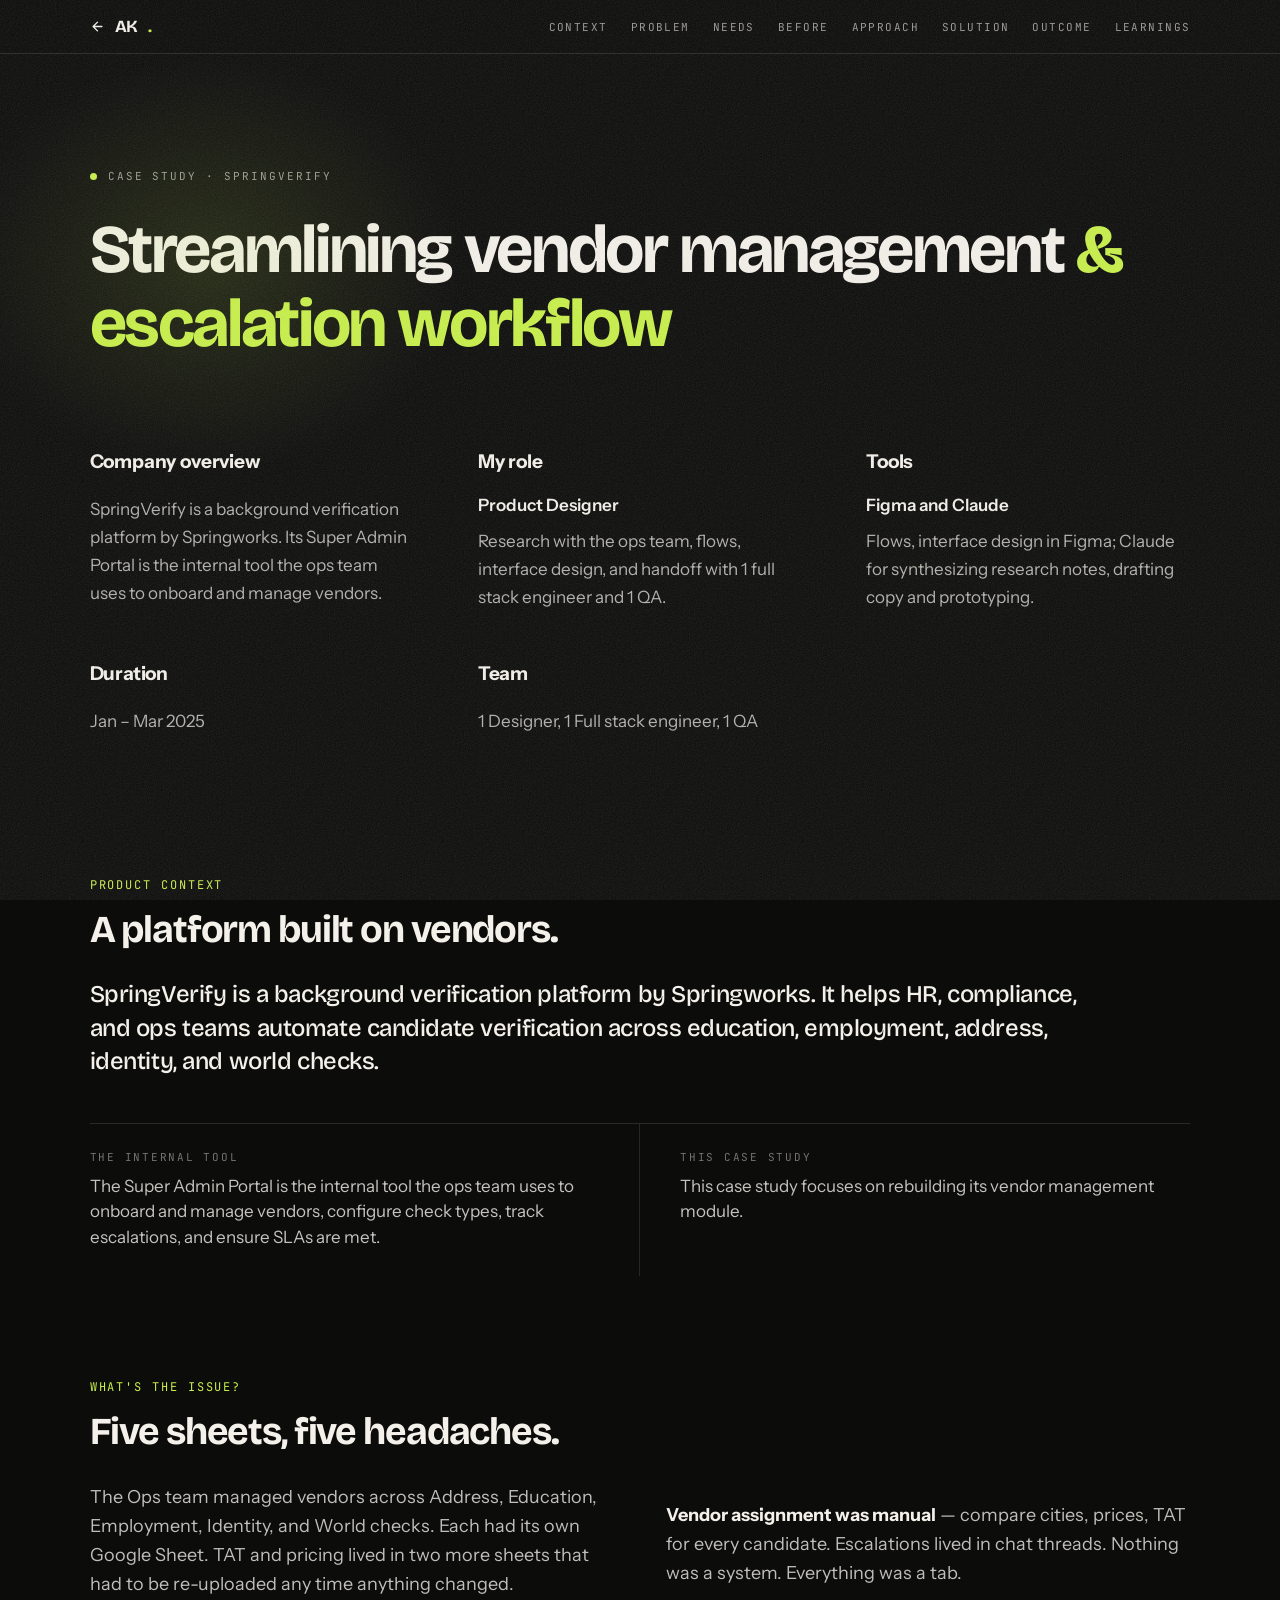
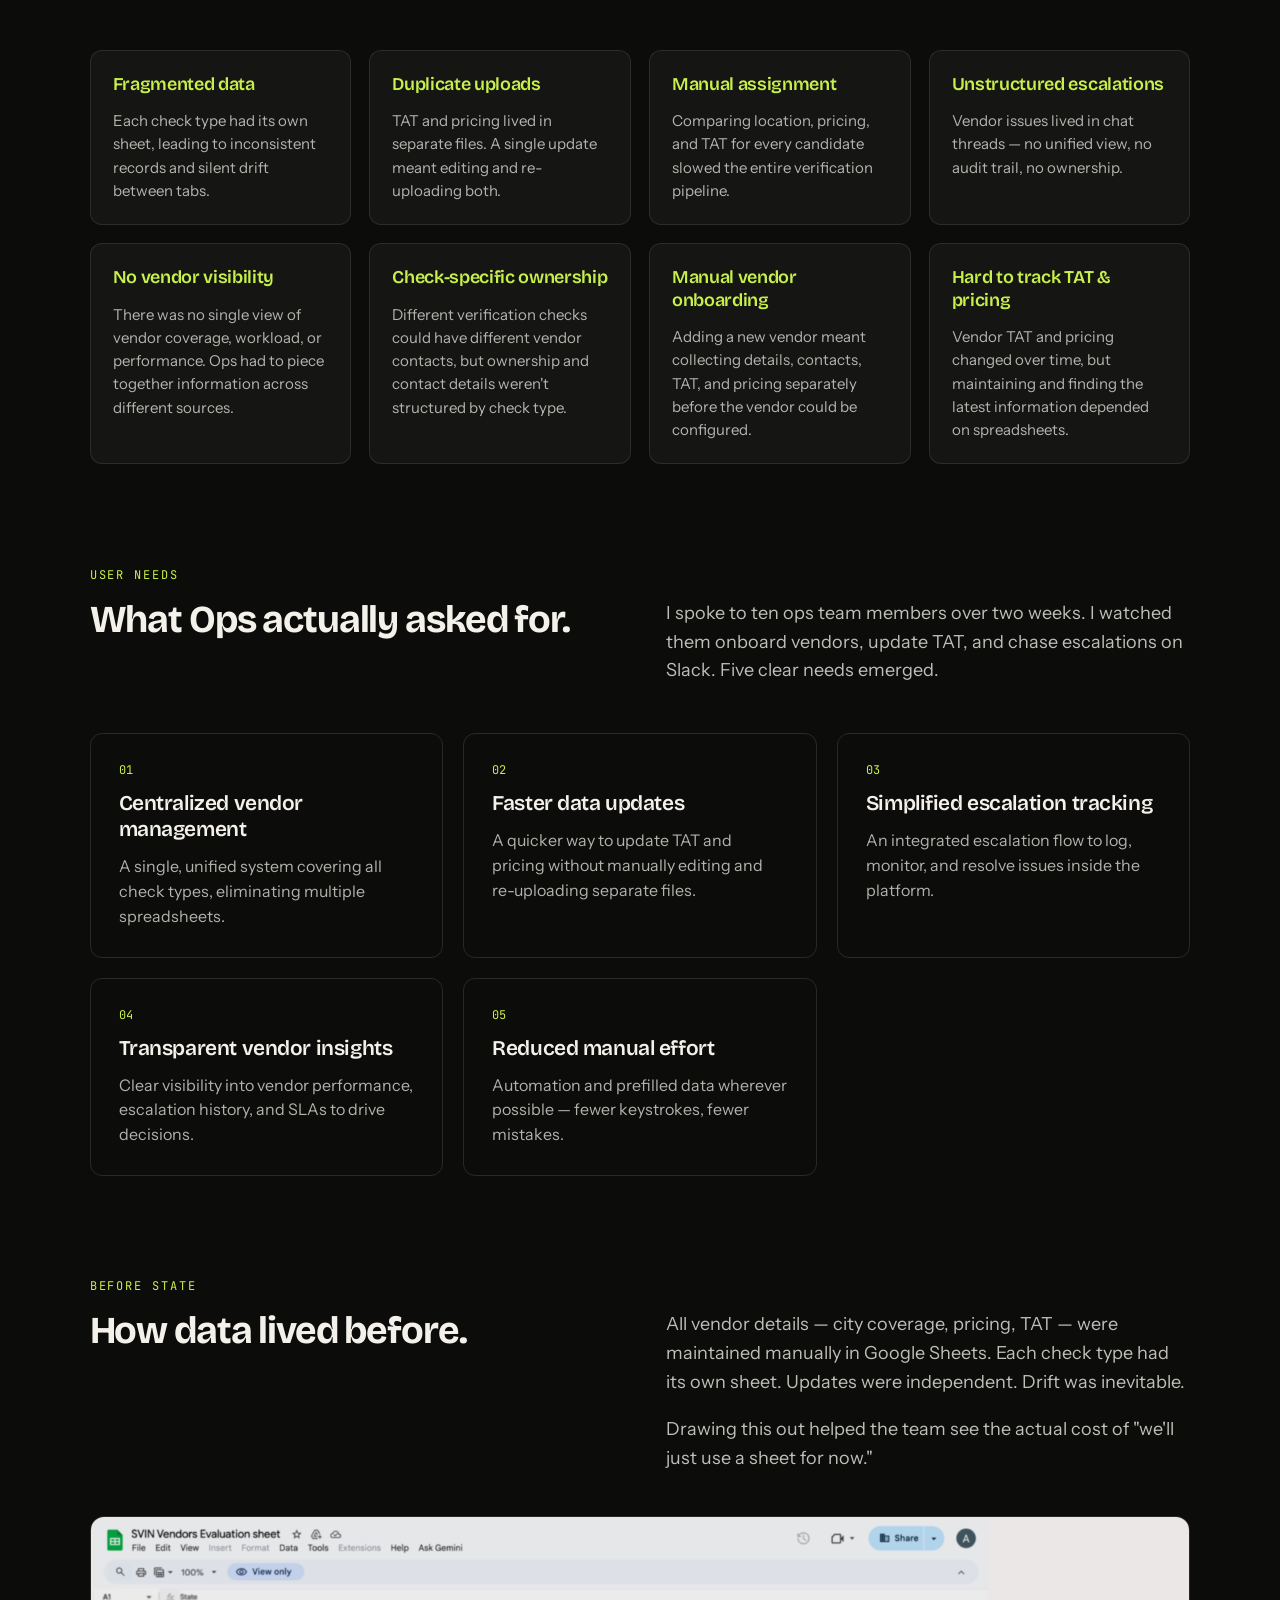
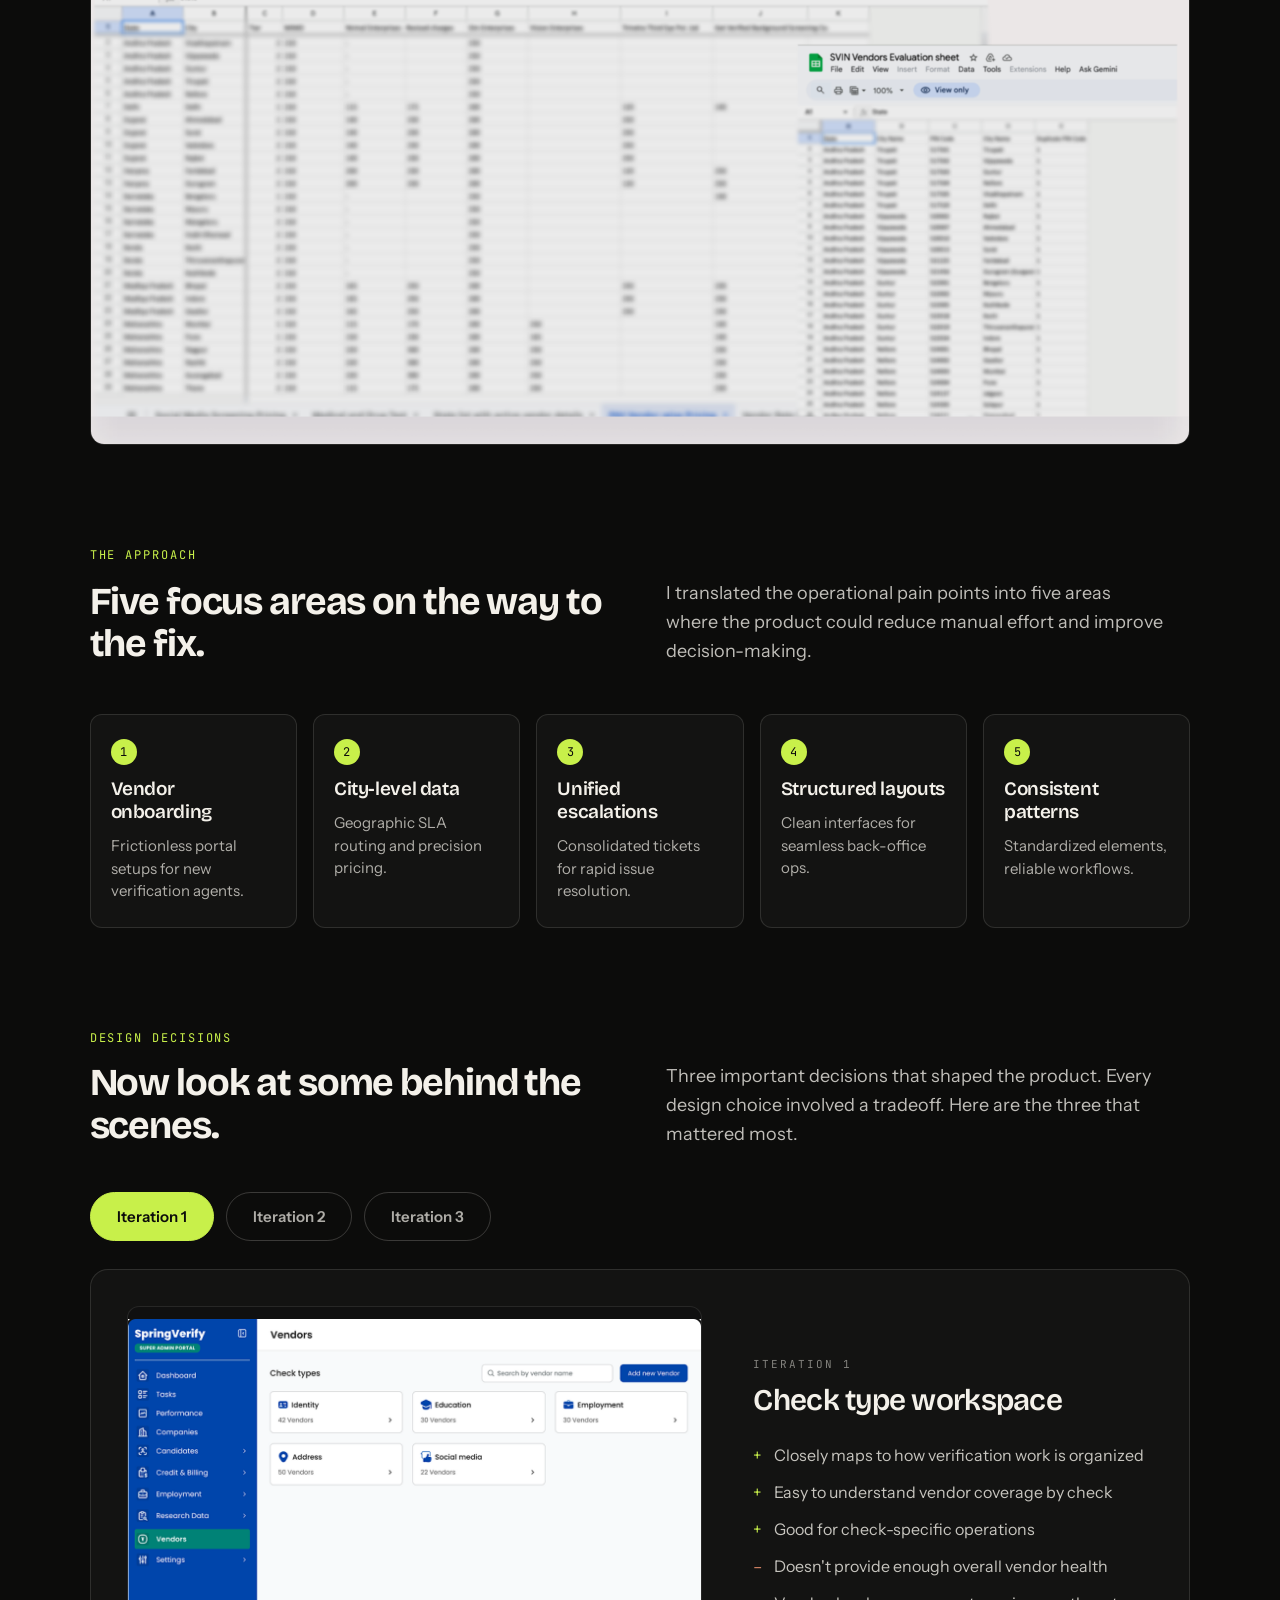
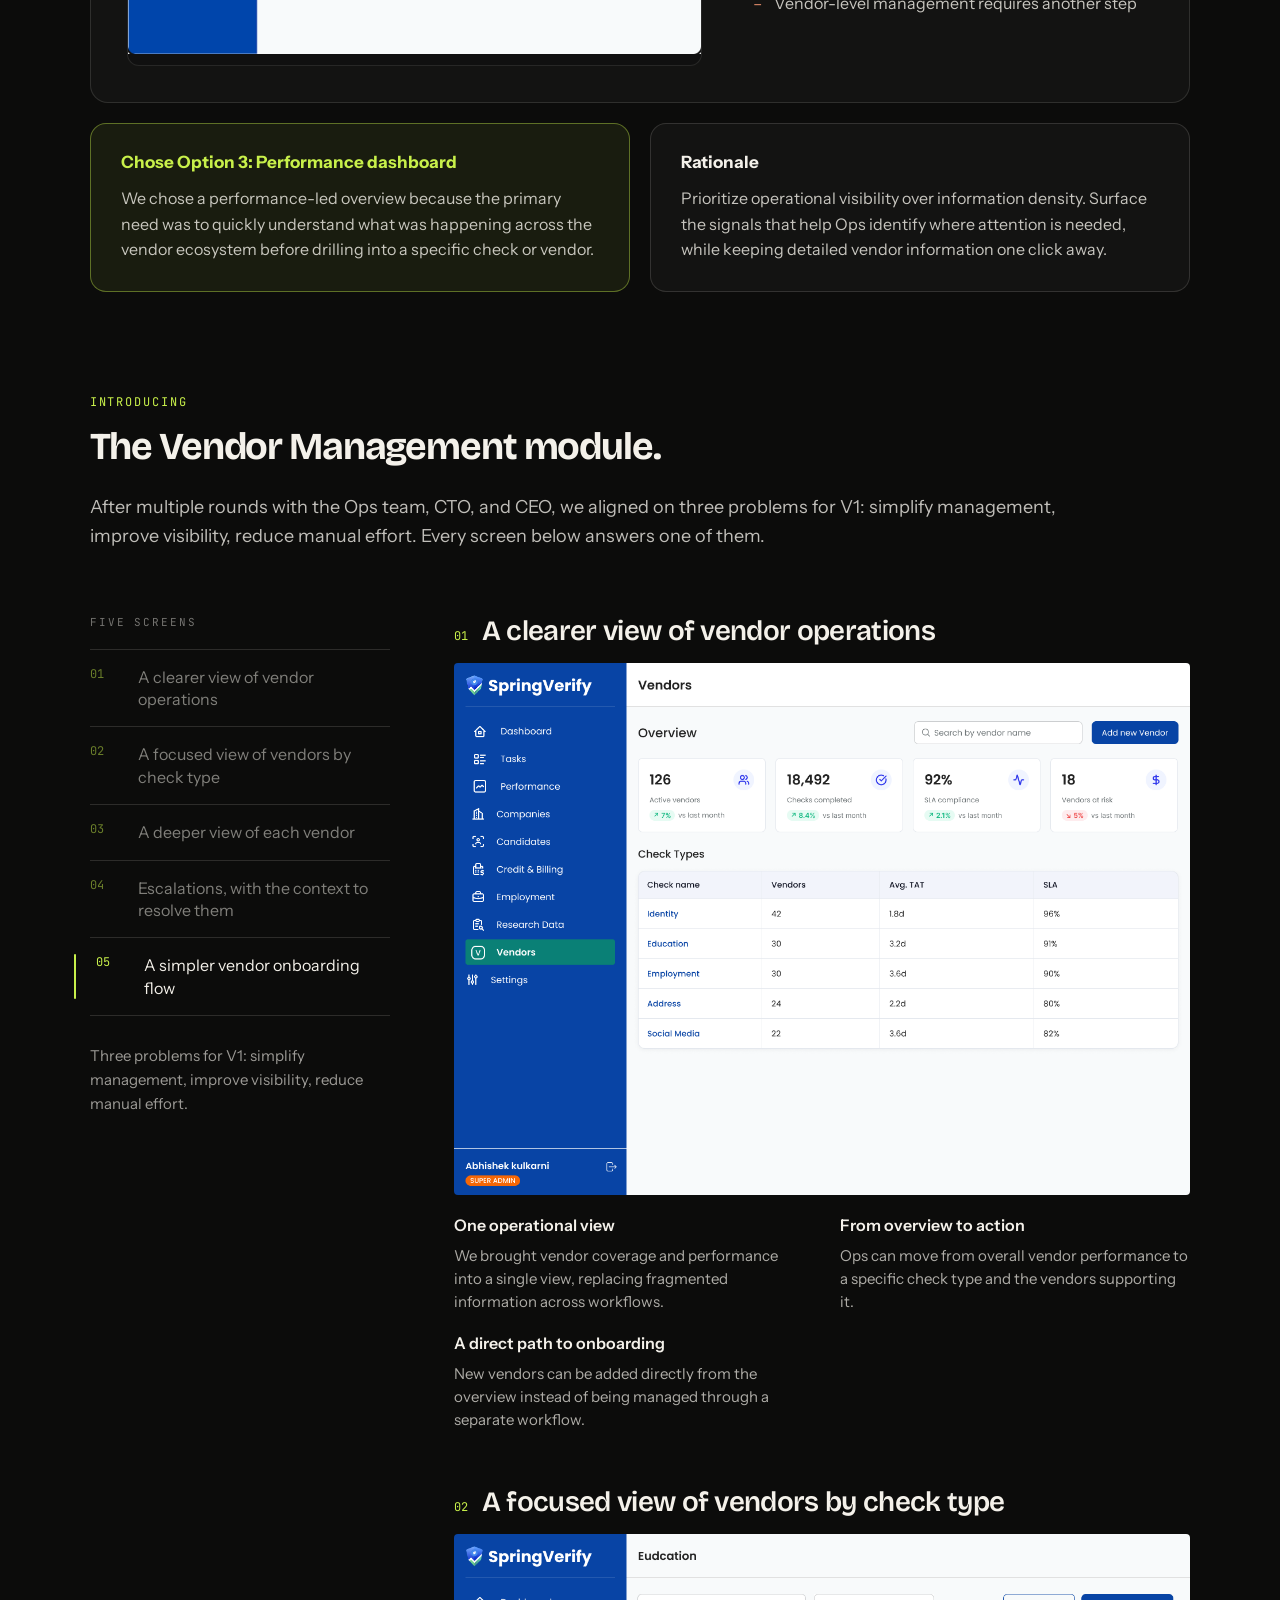
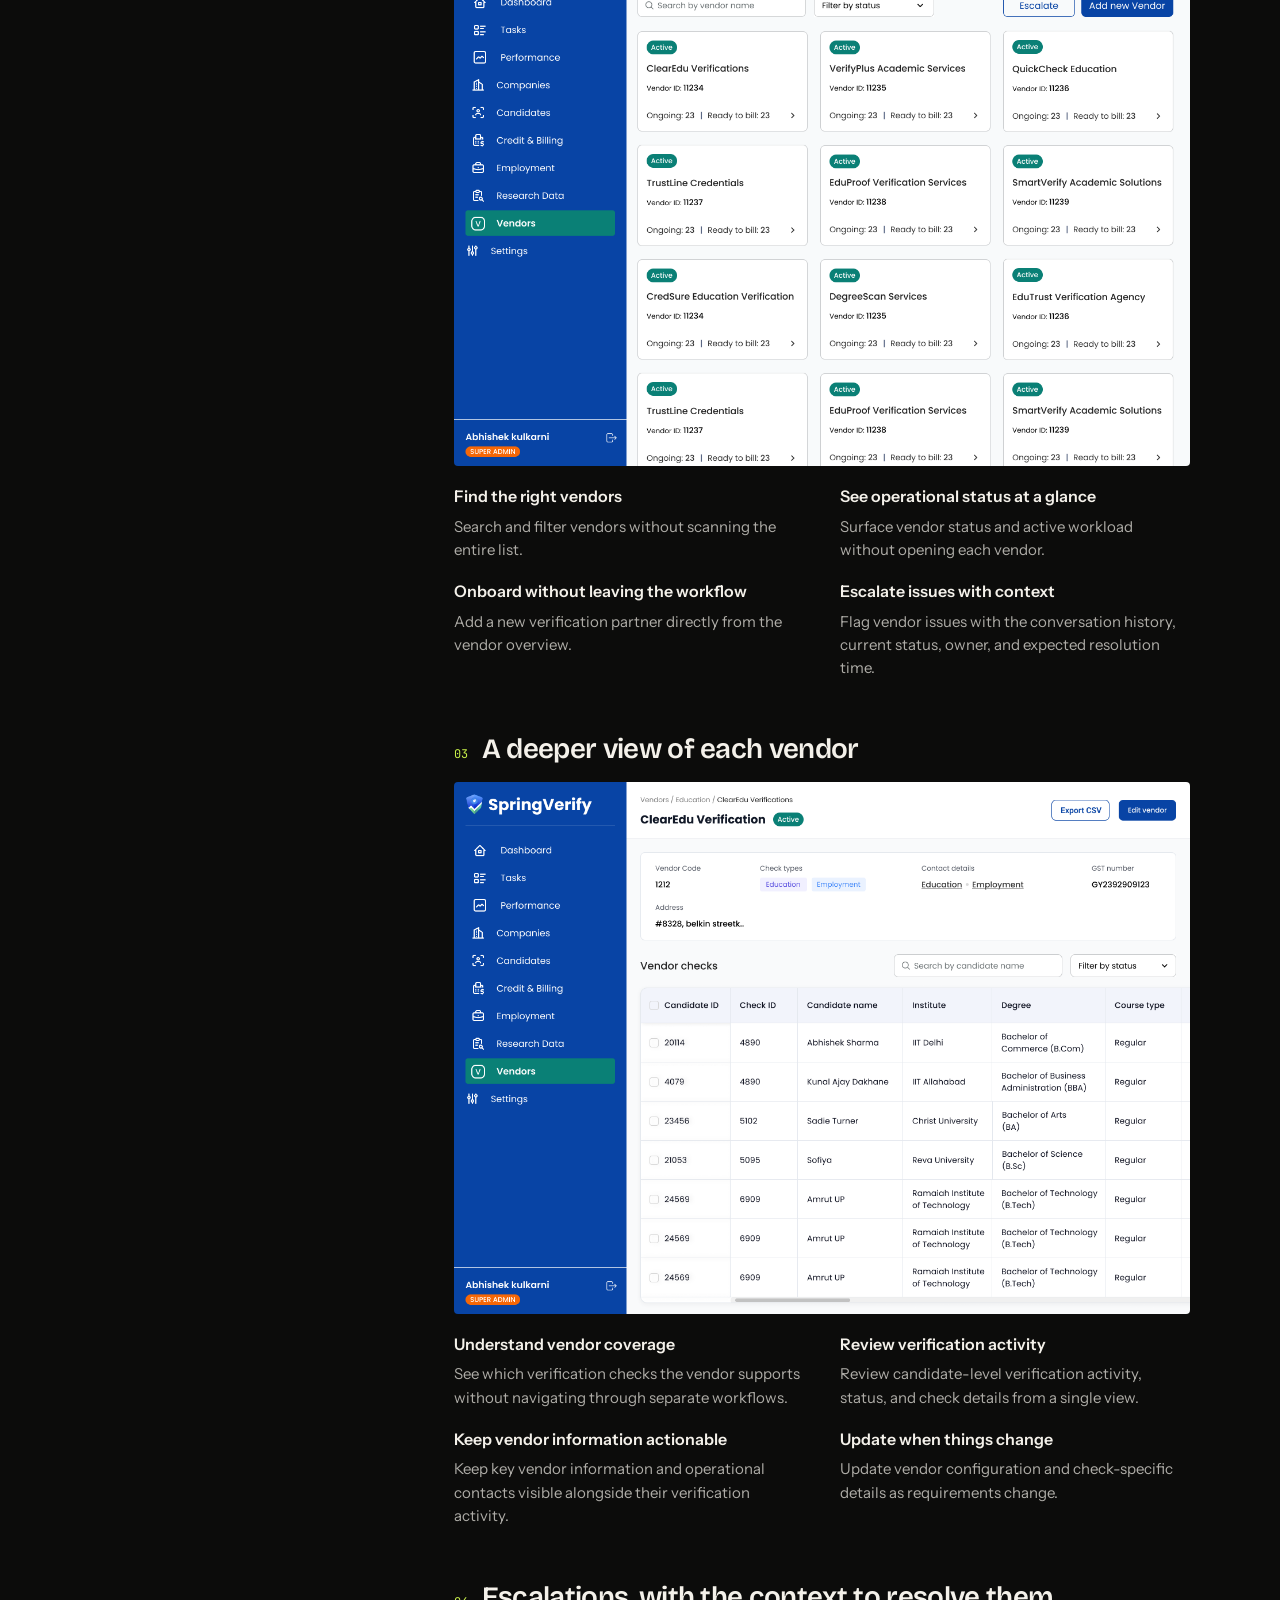
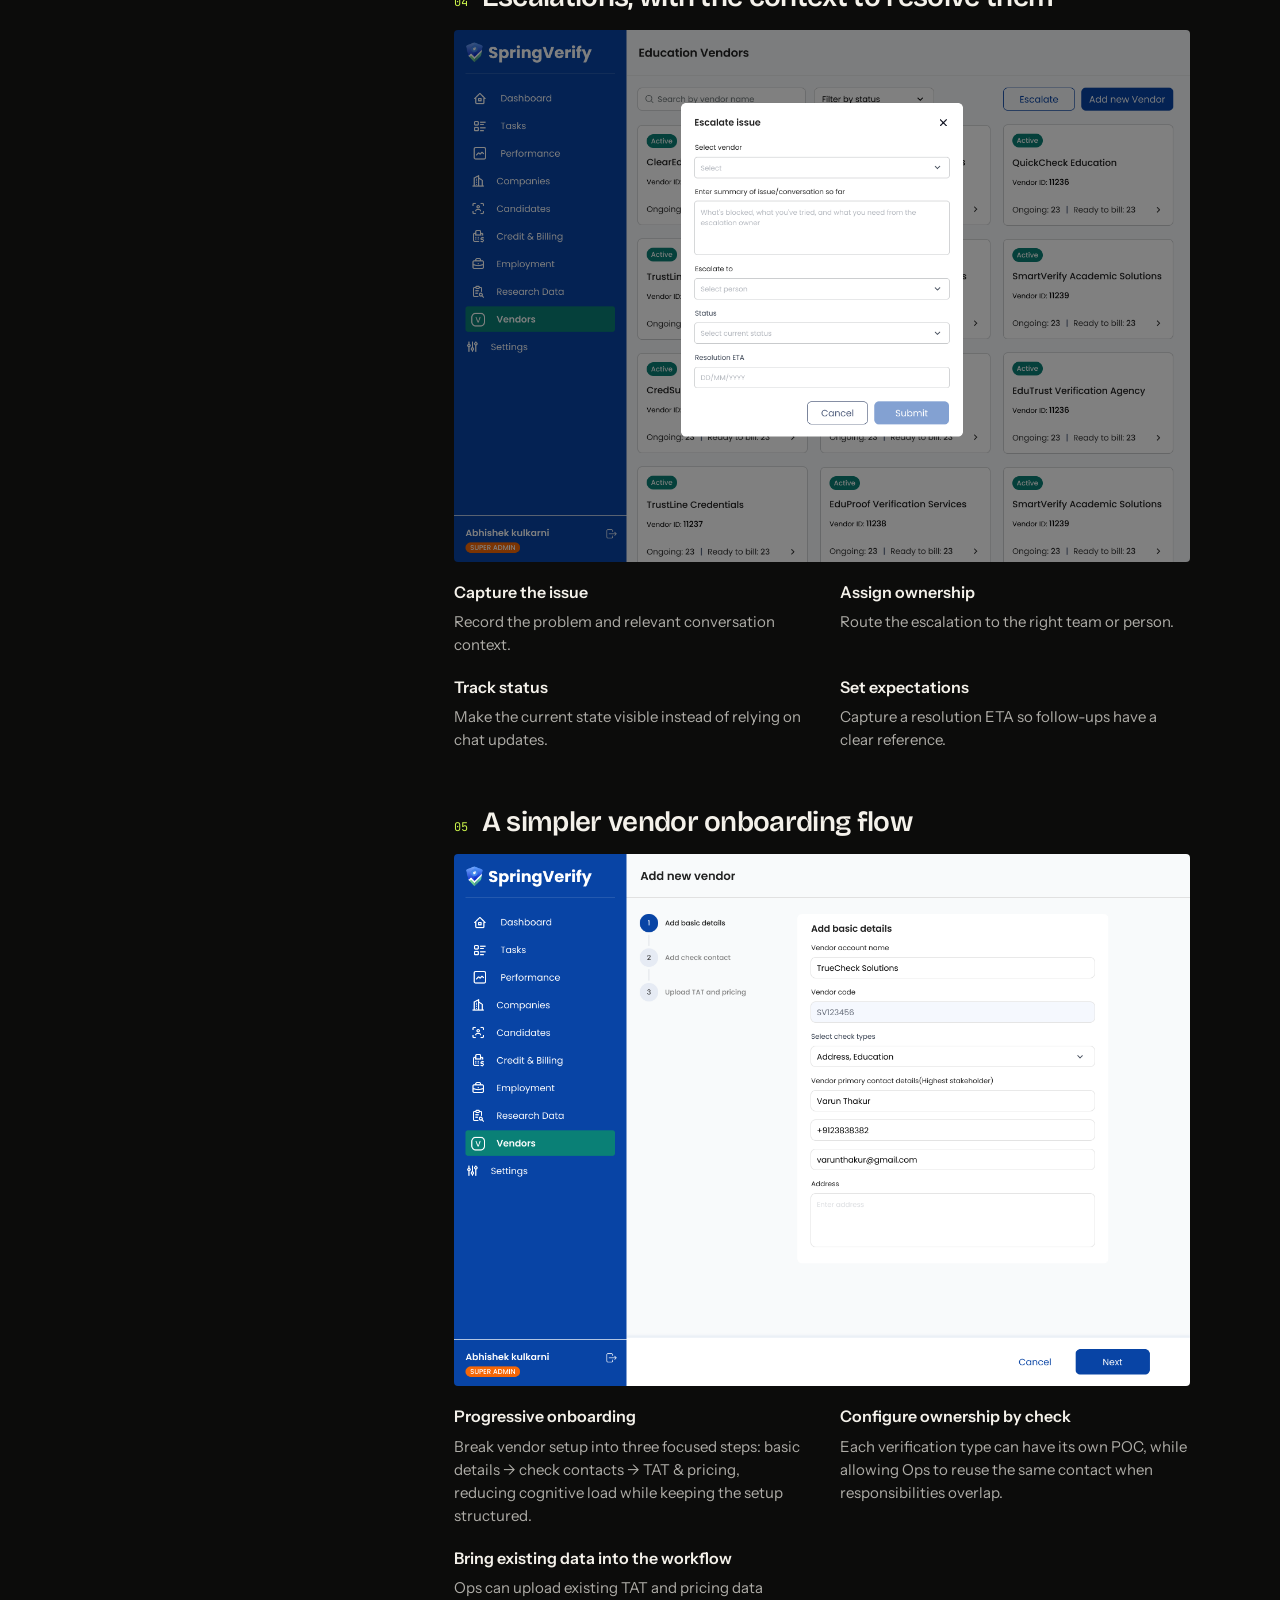
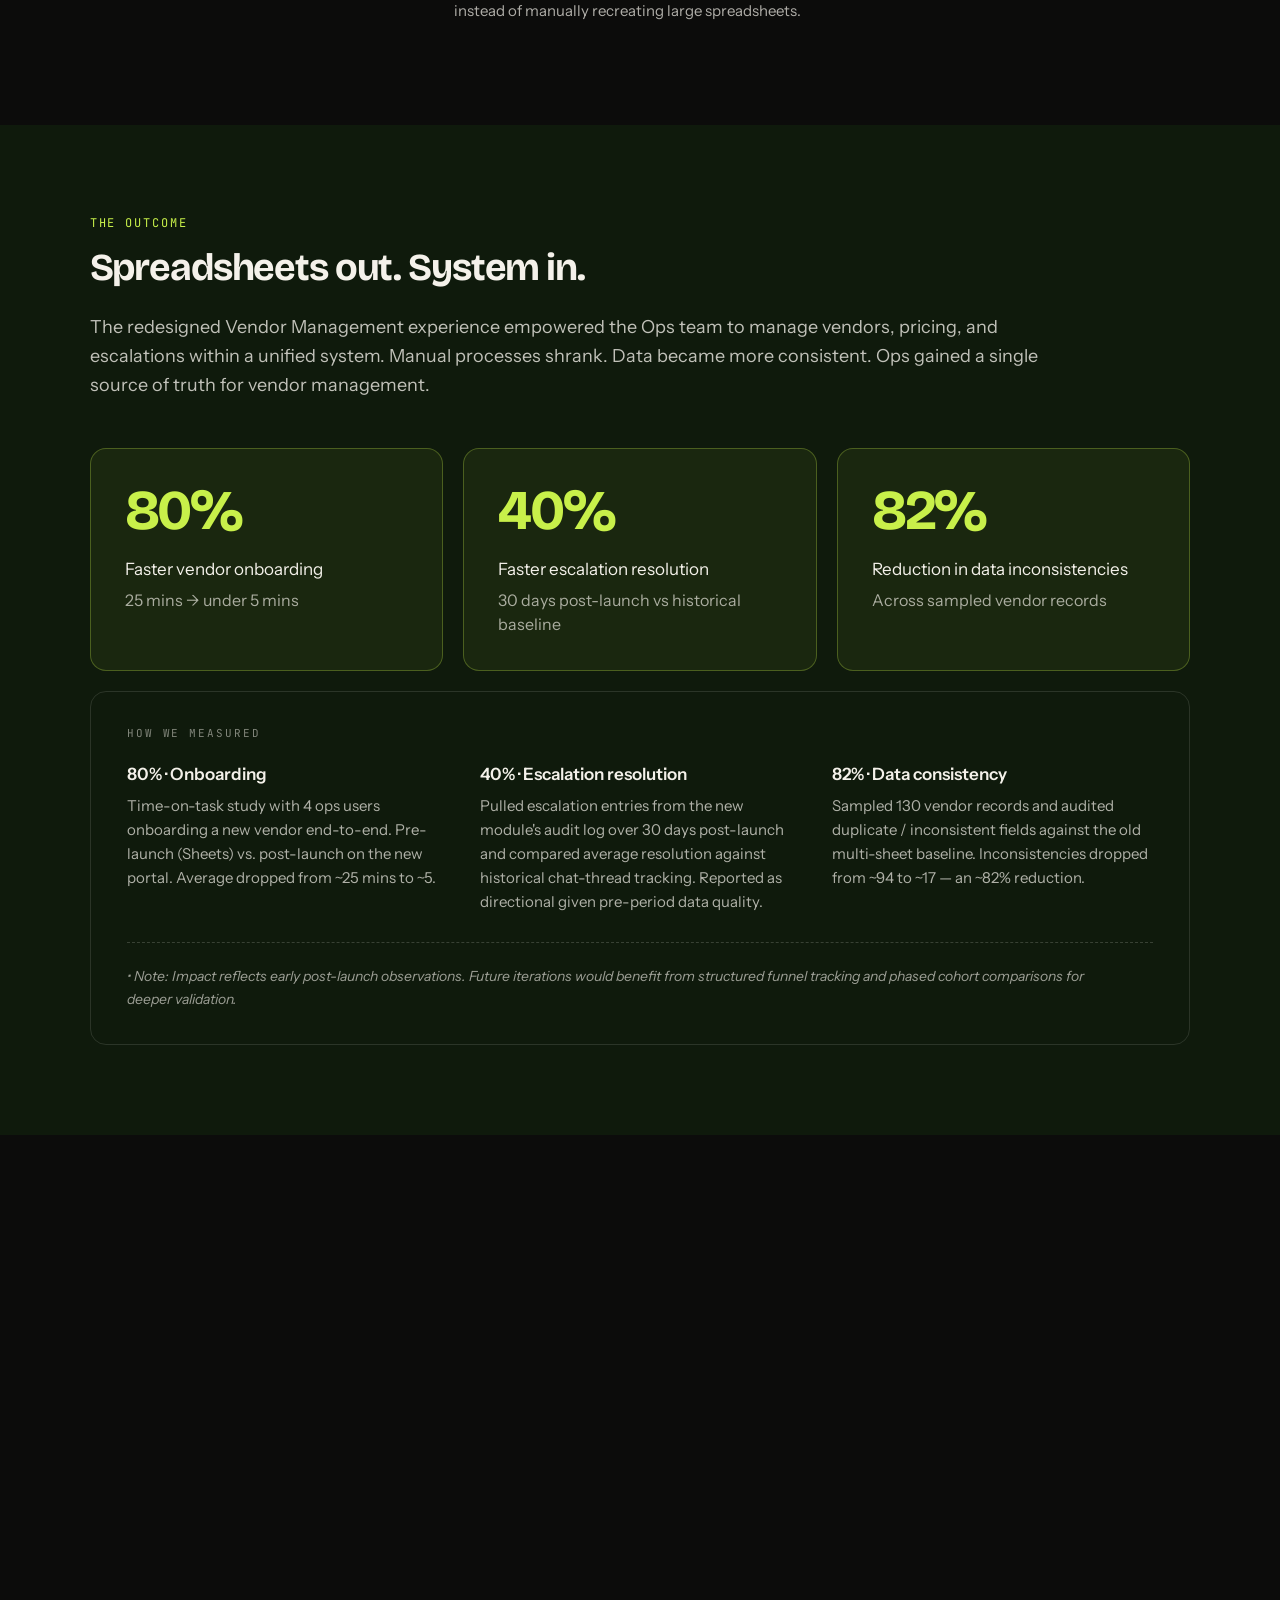
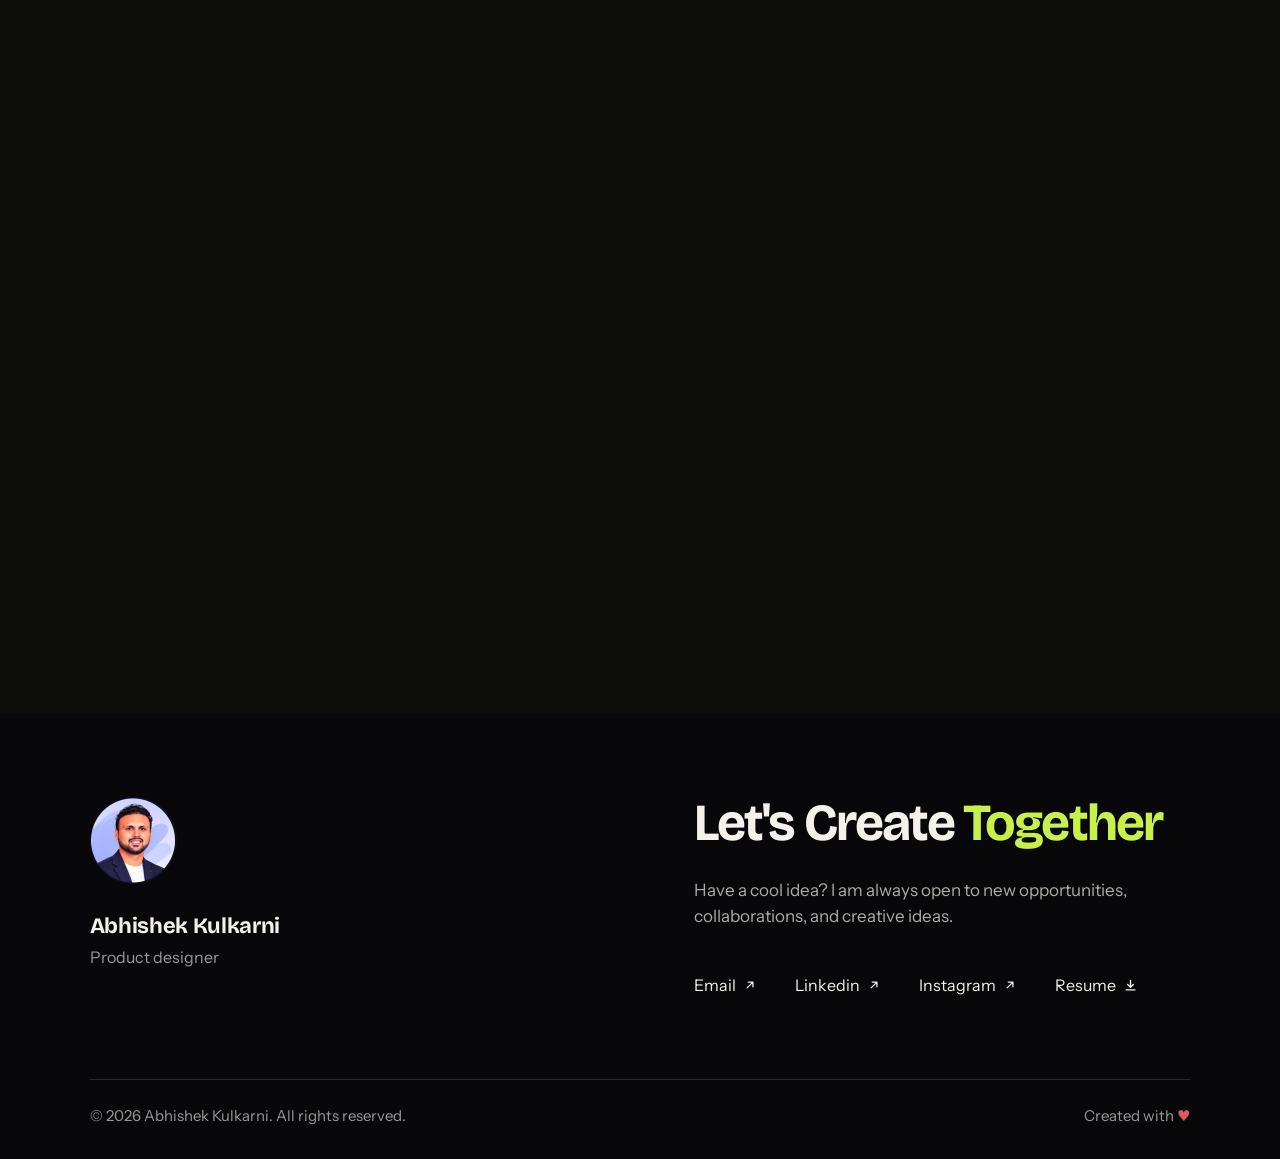
<file: vendor-management.html>
<!DOCTYPE html>
<html lang="en">
<head>
<meta charset="utf-8">
<meta name="viewport" content="width=device-width, initial-scale=1">
<title>Streamlining vendor management &amp; escalation workflow — Abhishek Kulkarni</title>
<meta name="description" content="Rebuilding the vendor management module of SpringVerify's Super Admin Portal: five spreadsheets replaced by one system, 80% faster vendor onboarding.">
<meta property="og:title" content="Streamlining vendor management &amp; escalation workflow">
<meta property="og:description" content="Rebuilding the vendor management module of SpringVerify's Super Admin Portal.">
<meta property="og:type" content="article">
<meta property="og:image" content="assets/v-overview-v3.png">
<meta name="theme-color" content="#0c0c0b">
<link rel="icon" href="favicon.svg" type="image/svg+xml">
<link rel="preconnect" href="https://fonts.googleapis.com">
<link rel="preconnect" href="https://fonts.gstatic.com" crossorigin>
<link href="https://fonts.googleapis.com/css2?family=Bricolage+Grotesque:opsz,wght@12..96,200..800&family=Caveat:wght@400..700&family=Instrument+Sans:ital,wght@0,400..700;1,400..700&family=JetBrains+Mono:wght@400;500&display=swap" rel="stylesheet">
<link rel="stylesheet" href="styles.css">
</head>
<body>

<nav class="cs-nav">
  <a class="back" href="index.html">
    <svg width="15" height="15" viewBox="0 0 24 24" fill="none" stroke="currentColor" stroke-width="2.2" stroke-linecap="round" stroke-linejoin="round"><path d="M19 12H6M12 5l-7 7 7 7"></path></svg>
    AK<span class="lime">.</span>
  </a>
  <button class="burger" type="button" aria-label="Open menu" aria-expanded="false"><span></span><span></span></button>
  <div class="cs-nav-links">
    <a href="#context">Context</a><a href="#problem">Problem</a><a href="#needs">Needs</a><a href="#before">Before</a><a href="#approach">Approach</a><a href="#solution">Solution</a><a href="#outcome">Outcome</a><a href="#learnings">Learnings</a>
  </div>
</nav>

<!-- ── HERO ─────────────────────────────── -->
<header class="cs-hero">
  <div class="wrap">
    <div class="cs-kicker"><i></i>Case study · SpringVerify</div>
    <h1>Streamlining vendor management <span class="lime">&amp; escalation workflow</span></h1>
    <div class="cs-meta">
      <div>
        <h3>Company overview</h3>
        <p>SpringVerify is a background verification platform by Springworks. Its Super Admin Portal is the internal tool the ops team uses to onboard and manage vendors.</p>
      </div>
      <div>
        <h3>My role</h3>
        <div class="strong">Product Designer</div>
        <p>Research with the ops team, flows, interface design, and handoff with 1 full stack engineer and 1 QA.</p>
      </div>
      <div>
        <h3>Tools</h3>
        <div class="strong">Figma and Claude</div>
        <p>Flows, interface design in Figma; Claude for synthesizing research notes, drafting copy and prototyping.</p>
      </div>
    </div>
    <div class="cs-meta">
      <div>
        <h3>Duration</h3>
        <p>Jan – Mar 2025</p>
      </div>
      <div>
        <h3>Team</h3>
        <p>1 Designer, 1 Full stack engineer, 1 QA</p>
      </div>
      <div></div>
    </div>
  </div>
</header>

<!-- ── PRODUCT CONTEXT ──────────────────── -->
<section class="wrap cs-sec" id="context" data-reveal>
  <div class="eyebrow eyebrow--lime">Product context</div>
  <h2>A platform built on vendors.</h2>
  <p class="cs-lede">SpringVerify is a background verification platform by Springworks. It helps HR, compliance, and ops teams automate candidate verification across education, employment, address, identity, and world checks.</p>
  <div class="cs-rule-two">
    <div>
      <div class="k">The internal tool</div>
      <p>The Super Admin Portal is the internal tool the ops team uses to onboard and manage vendors, configure check types, track escalations, and ensure SLAs are met.</p>
    </div>
    <div>
      <div class="k">This case study</div>
      <p>This case study focuses on rebuilding its vendor management module.</p>
    </div>
  </div>
</section>

<!-- ── PROBLEM ──────────────────────────── -->
<section class="wrap cs-sec" id="problem" data-reveal>
  <div class="eyebrow eyebrow--lime">What's the issue?</div>
  <h2>Five sheets, five headaches.</h2>
  <div class="cs-split" style="margin-top:30px">
    <p>The Ops team managed vendors across Address, Education, Employment, Identity, and World checks. Each had its own Google Sheet. TAT and pricing lived in two more sheets that had to be re-uploaded any time anything changed.</p>
    <p><strong style="color:#f4f1ea">Vendor assignment was manual</strong> — compare cities, prices, TAT for every candidate. Escalations lived in chat threads. Nothing was a system. Everything was a tab.</p>
  </div>
  <div class="tile-grid tile-grid--4">
    <div class="tile"><h3>Fragmented data</h3><p>Each check type had its own sheet, leading to inconsistent records and silent drift between tabs.</p></div>
    <div class="tile"><h3>Duplicate uploads</h3><p>TAT and pricing lived in separate files. A single update meant editing and re-uploading both.</p></div>
    <div class="tile"><h3>Manual assignment</h3><p>Comparing location, pricing, and TAT for every candidate slowed the entire verification pipeline.</p></div>
    <div class="tile"><h3>Unstructured escalations</h3><p>Vendor issues lived in chat threads — no unified view, no audit trail, no ownership.</p></div>
    <div class="tile"><h3>No vendor visibility</h3><p>There was no single view of vendor coverage, workload, or performance. Ops had to piece together information across different sources.</p></div>
    <div class="tile"><h3>Check-specific ownership</h3><p>Different verification checks could have different vendor contacts, but ownership and contact details weren't structured by check type.</p></div>
    <div class="tile"><h3>Manual vendor onboarding</h3><p>Adding a new vendor meant collecting details, contacts, TAT, and pricing separately before the vendor could be configured.</p></div>
    <div class="tile"><h3>Hard to track TAT &amp; pricing</h3><p>Vendor TAT and pricing changed over time, but maintaining and finding the latest information depended on spreadsheets.</p></div>
  </div>
</section>

<!-- ── USER NEEDS ───────────────────────── -->
<section class="wrap cs-sec" id="needs" data-reveal>
  <div class="eyebrow eyebrow--lime">User needs</div>
  <div class="cs-split">
    <h2 style="margin:0">What Ops actually asked for.</h2>
    <p>I spoke to ten ops team members over two weeks. I watched them onboard vendors, update TAT, and chase escalations on Slack. Five clear needs emerged.</p>
  </div>
  <div class="tile-grid tile-grid--3" style="margin-top:48px">
    <div class="tile tile--plain"><div class="no">01</div><h3>Centralized vendor management</h3><p>A single, unified system covering all check types, eliminating multiple spreadsheets.</p></div>
    <div class="tile tile--plain"><div class="no">02</div><h3>Faster data updates</h3><p>A quicker way to update TAT and pricing without manually editing and re-uploading separate files.</p></div>
    <div class="tile tile--plain"><div class="no">03</div><h3>Simplified escalation tracking</h3><p>An integrated escalation flow to log, monitor, and resolve issues inside the platform.</p></div>
    <div class="tile tile--plain"><div class="no">04</div><h3>Transparent vendor insights</h3><p>Clear visibility into vendor performance, escalation history, and SLAs to drive decisions.</p></div>
    <div class="tile tile--plain"><div class="no">05</div><h3>Reduced manual effort</h3><p>Automation and prefilled data wherever possible — fewer keystrokes, fewer mistakes.</p></div>
  </div>
</section>

<!-- ── BEFORE STATE ─────────────────────── -->
<section class="wrap cs-sec" id="before" data-reveal>
  <div class="eyebrow eyebrow--lime">Before state</div>
  <div class="cs-split">
    <h2 style="margin:0">How data lived before.</h2>
    <div>
      <p>All vendor details — city coverage, pricing, TAT — were maintained manually in Google Sheets. Each check type had its own sheet. Updates were independent. Drift was inevitable.</p>
      <p>Drawing this out helped the team see the actual cost of "we'll just use a sheet for now."</p>
    </div>
  </div>
  <div class="shot"><img src="assets/v-sheets.png" alt="Vendor evaluation data maintained across Google Sheets" style="opacity:0.92" loading="lazy"></div>
</section>

<!-- ── APPROACH ─────────────────────────── -->
<section class="wrap cs-sec" id="approach" data-reveal>
  <div class="eyebrow eyebrow--lime">The approach</div>
  <div class="cs-split" style="align-items:end">
    <h2 style="margin:0">Five focus areas on the way to the fix.</h2>
    <p>I translated the operational pain points into five areas where the product could reduce manual effort and improve decision-making.</p>
  </div>
  <div class="tile-grid tile-grid--5" style="margin-top:48px">
    <div class="tile tile--focus"><span class="pip">1</span><h3>Vendor onboarding</h3><p>Frictionless portal setups for new verification agents.</p></div>
    <div class="tile tile--focus"><span class="pip">2</span><h3>City-level data</h3><p>Geographic SLA routing and precision pricing.</p></div>
    <div class="tile tile--focus"><span class="pip">3</span><h3>Unified escalations</h3><p>Consolidated tickets for rapid issue resolution.</p></div>
    <div class="tile tile--focus"><span class="pip">4</span><h3>Structured layouts</h3><p>Clean interfaces for seamless back-office ops.</p></div>
    <div class="tile tile--focus"><span class="pip">5</span><h3>Consistent patterns</h3><p>Standardized elements, reliable workflows.</p></div>
  </div>
</section>

<!-- ── DESIGN DECISIONS ─────────────────── -->
<section class="wrap cs-sec" data-reveal>
  <div class="eyebrow eyebrow--lime">Design decisions</div>
  <div class="cs-split">
    <h2 style="margin:0">Now look at some behind the scenes.</h2>
    <p>Three important decisions that shaped the product. Every design choice involved a tradeoff. Here are the three that mattered most.</p>
  </div>

  <div class="iter-tabs" role="tablist">
    <button class="iter-tab" role="tab" aria-selected="true" aria-controls="iter-1" data-iter="1">Iteration 1</button>
    <button class="iter-tab" role="tab" aria-selected="false" aria-controls="iter-2" data-iter="2">Iteration 2</button>
    <button class="iter-tab" role="tab" aria-selected="false" aria-controls="iter-3" data-iter="3">Iteration 3</button>
  </div>

  <div class="iter-panel" id="iter-1" role="tabpanel">
    <div class="iter-shot"><img src="assets/iter-1.png" alt="Iteration 1 — check type workspace"></div>
    <div>
      <div class="iter-no">Iteration 1</div>
      <h3>Check type workspace</h3>
      <div class="iter-list">
        <div><span class="plus">+</span><span>Closely maps to how verification work is organized</span></div>
        <div><span class="plus">+</span><span>Easy to understand vendor coverage by check</span></div>
        <div><span class="plus">+</span><span>Good for check-specific operations</span></div>
        <div><span class="minus">–</span><span>Doesn't provide enough overall vendor health</span></div>
        <div><span class="minus">–</span><span>Vendor-level management requires another step</span></div>
      </div>
    </div>
  </div>

  <div class="iter-panel" id="iter-2" role="tabpanel" hidden>
    <div class="iter-shot"><img src="assets/iter-2.png" alt="Iteration 2 — vendor directory first" loading="lazy"></div>
    <div>
      <div class="iter-no">Iteration 2</div>
      <h3>Vendor directory first</h3>
      <div class="iter-list">
        <div><span class="plus">+</span><span>Search and status filters make it easy to find and manage a specific vendor.</span></div>
        <div><span class="plus">+</span><span>Works well when the goal is to find, review, or update an individual vendor.</span></div>
        <div><span class="minus">–</span><span>Doesn't help Ops understand overall vendor health or identify where attention is needed.</span></div>
        <div><span class="minus">–</span><span>Ops needs to open individual vendors to understand their performance and workload.</span></div>
      </div>
    </div>
  </div>

  <div class="iter-panel" id="iter-3" role="tabpanel" hidden>
    <div class="iter-shot"><img src="assets/iter-3.png" alt="Iteration 3 — performance dashboard view" loading="lazy"></div>
    <div>
      <div class="iter-no">Iteration 3</div>
      <h3>Performance dashboard view</h3>
      <div class="iter-list">
        <div><span class="plus">+</span><span>Gives Ops immediate operational context</span></div>
        <div><span class="plus">+</span><span>Performance issues are visible upfront</span></div>
        <div><span class="plus">+</span><span>Natural drill-down</span></div>
        <div><span class="plus">+</span><span>Supports monitoring before management</span></div>
        <div><span class="minus">–</span><span>More information on the first screen</span></div>
        <div><span class="minus">–</span><span>Requires stronger information hierarchy</span></div>
      </div>
    </div>
  </div>

  <div class="verdict" id="iter-3-verdict" hidden>
    <div class="verdict-card verdict-card--lime">
      <div class="h">Chose Option 3: Performance dashboard</div>
      <p>We chose a performance-led overview because the primary need was to quickly understand what was happening across the vendor ecosystem before drilling into a specific check or vendor.</p>
    </div>
    <div class="verdict-card">
      <div class="h">Rationale</div>
      <p>Prioritize operational visibility over information density. Surface the signals that help Ops identify where attention is needed, while keeping detailed vendor information one click away.</p>
    </div>
  </div>
</section>

<!-- ── SOLUTION ─────────────────────────── -->
<section class="wrap cs-sec" id="solution" data-reveal>
  <div class="eyebrow eyebrow--lime">Introducing</div>
  <h2>The Vendor Management module.</h2>
  <p class="cs-body">After multiple rounds with the Ops team, CTO, and CEO, we aligned on three problems for V1: simplify management, improve visibility, reduce manual effort. Every screen below answers one of them.</p>
</section>

<div class="wrap sol">
  <aside class="sol-index" id="solIndex">
    <div class="k">Five screens</div>
    <ol>
      <li><a href="#screen-01"><span>01</span>A clearer view of vendor operations</a></li>
      <li><a href="#screen-02"><span>02</span>A focused view of vendors by check type</a></li>
      <li><a href="#screen-03"><span>03</span>A deeper view of each vendor</a></li>
      <li><a href="#screen-04"><span>04</span>Escalations, with the context to resolve them</a></li>
      <li><a href="#screen-05"><span>05</span>A simpler vendor onboarding flow</a></li>
    </ol>
    <p>Three problems for V1: simplify management, improve visibility, reduce manual effort.</p>
  </aside>

  <div class="screens">
    <article data-reveal id="screen-01">
      <div class="screen-head"><span>01</span><h3>A clearer view of vendor operations</h3></div>
      <div class="screen-shot"><img src="assets/v-overview-v3.png" alt="Vendor operations overview" loading="lazy"></div>
      <div class="screen-points">
        <div><h4>One operational view</h4><p>We brought vendor coverage and performance into a single view, replacing fragmented information across workflows.</p></div>
        <div><h4>From overview to action</h4><p>Ops can move from overall vendor performance to a specific check type and the vendors supporting it.</p></div>
        <div><h4>A direct path to onboarding</h4><p>New vendors can be added directly from the overview instead of being managed through a separate workflow.</p></div>
      </div>
    </article>

    <article data-reveal id="screen-02">
      <div class="screen-head"><span>02</span><h3>A focused view of vendors by check type</h3></div>
      <div class="screen-shot"><img src="assets/v-bycheck-v3.png" alt="Vendors by check type" loading="lazy"></div>
      <div class="screen-points">
        <div><h4>Find the right vendors</h4><p>Search and filter vendors without scanning the entire list.</p></div>
        <div><h4>See operational status at a glance</h4><p>Surface vendor status and active workload without opening each vendor.</p></div>
        <div><h4>Onboard without leaving the workflow</h4><p>Add a new verification partner directly from the vendor overview.</p></div>
        <div><h4>Escalate issues with context</h4><p>Flag vendor issues with the conversation history, current status, owner, and expected resolution time.</p></div>
      </div>
    </article>

    <article data-reveal id="screen-03">
      <div class="screen-head"><span>03</span><h3>A deeper view of each vendor</h3></div>
      <div class="screen-shot"><img src="assets/v-detail-v3.png" alt="Vendor detail" loading="lazy"></div>
      <div class="screen-points">
        <div><h4>Understand vendor coverage</h4><p>See which verification checks the vendor supports without navigating through separate workflows.</p></div>
        <div><h4>Review verification activity</h4><p>Review candidate-level verification activity, status, and check details from a single view.</p></div>
        <div><h4>Keep vendor information actionable</h4><p>Keep key vendor information and operational contacts visible alongside their verification activity.</p></div>
        <div><h4>Update when things change</h4><p>Update vendor configuration and check-specific details as requirements change.</p></div>
      </div>
    </article>

    <article data-reveal id="screen-04">
      <div class="screen-head"><span>04</span><h3>Escalations, with the context to resolve them</h3></div>
      <div class="screen-shot"><img src="assets/v-escalate-v3.png" alt="Escalate issue modal" loading="lazy"></div>
      <div class="screen-points">
        <div><h4>Capture the issue</h4><p>Record the problem and relevant conversation context.</p></div>
        <div><h4>Assign ownership</h4><p>Route the escalation to the right team or person.</p></div>
        <div><h4>Track status</h4><p>Make the current state visible instead of relying on chat updates.</p></div>
        <div><h4>Set expectations</h4><p>Capture a resolution ETA so follow-ups have a clear reference.</p></div>
      </div>
    </article>

    <article data-reveal id="screen-05">
      <div class="screen-head"><span>05</span><h3>A simpler vendor onboarding flow</h3></div>
      <div class="screen-shot"><img src="assets/v-onboard-v3.png" alt="Add new vendor flow" loading="lazy"></div>
      <div class="screen-points">
        <div><h4>Progressive onboarding</h4><p>Break vendor setup into three focused steps: basic details → check contacts → TAT &amp; pricing, reducing cognitive load while keeping the setup structured.</p></div>
        <div><h4>Configure ownership by check</h4><p>Each verification type can have its own POC, while allowing Ops to reuse the same contact when responsibilities overlap.</p></div>
        <div><h4>Bring existing data into the workflow</h4><p>Ops can upload existing TAT and pricing data instead of manually recreating large spreadsheets.</p></div>
      </div>
    </article>
  </div>
</div>

<!-- ── OUTCOME ──────────────────────────── -->
<section class="outcome" id="outcome" data-reveal>
  <div class="outcome-inner">
    <div class="eyebrow eyebrow--lime">The outcome</div>
    <h2 style="font-size:clamp(27px,3.4vw,38px); line-height:1.12; font-variation-settings:'wght' 700; margin:16px 0 0">Spreadsheets out. System in.</h2>
    <p class="cs-body">The redesigned Vendor Management experience empowered the Ops team to manage vendors, pricing, and escalations within a unified system. Manual processes shrank. Data became more consistent. Ops gained a single source of truth for vendor management.</p>
    <div class="stat-grid">
      <div class="stat"><b>80%</b><div class="t">Faster vendor onboarding</div><div class="n">25 mins → under 5 mins</div></div>
      <div class="stat"><b>40%</b><div class="t">Faster escalation resolution</div><div class="n">30 days post-launch vs historical baseline</div></div>
      <div class="stat"><b>82%</b><div class="t">Reduction in data inconsistencies</div><div class="n">Across sampled vendor records</div></div>
    </div>
    <div class="measure">
      <div class="k">How we measured</div>
      <div class="measure-grid">
        <div><h4>80% · Onboarding</h4><p>Time-on-task study with 4 ops users onboarding a new vendor end-to-end. Pre-launch (Sheets) vs. post-launch on the new portal. Average dropped from ~25 mins to ~5.</p></div>
        <div><h4>40% · Escalation resolution</h4><p>Pulled escalation entries from the new module's audit log over 30 days post-launch and compared average resolution against historical chat-thread tracking. Reported as directional given pre-period data quality.</p></div>
        <div><h4>82% · Data consistency</h4><p>Sampled 130 vendor records and audited duplicate / inconsistent fields against the old multi-sheet baseline. Inconsistencies dropped from ~94 to ~17 — an ~82% reduction.</p></div>
      </div>
      <div class="note">Note: Impact reflects early post-launch observations. Future iterations would benefit from structured funnel tracking and phased cohort comparisons for deeper validation.</div>
    </div>
  </div>
</section>

<!-- ── LEARNINGS ────────────────────────── -->
<section class="wrap cs-sec" id="learnings" data-reveal>
  <div class="eyebrow eyebrow--lime">Challenges &amp; learnings</div>
  <h2>What I'd take into the next internal tool.</h2>
  <div class="tile-grid tile-grid--2" style="margin-top:44px">
    <div class="learn-card"><div class="no">01</div><h3>Sheets aren't a system</h3><p>Spreadsheets gave the team flexibility, but fragmented workflows created version drift, duplicate work, and inconsistent data.</p></div>
    <div class="learn-card"><div class="no">02</div><h3>Internal users want speed, not novelty</h3><p>Ops didn't need a flashy tool. They needed faster access to the right data, fewer manual steps, and confidence that the information was accurate.</p></div>
    <div class="learn-card"><div class="no">03</div><h3>Structure reduces ambiguity</h3><p>When workflows depend on manual data entry, structuring the experience around check types, contacts, TAT and pricing reduces ambiguity before it becomes an operational issue.</p></div>
    <div class="learn-card"><div class="no">04</div><h3>Stakeholder rounds shape the brief</h3><p>Early rounds with the CTO, CEO and Ops team helped clarify what needed to be solved — and prevented us from optimizing the wrong workflow.</p></div>
  </div>
</section>

<!-- ── UP NEXT ──────────────────────────── -->
<section class="upnext" data-reveal>
  <div class="hand">Up next —</div>
  <h2>Improving the approval workflow for <span class="lime">unresolved background verification checks</span>.</h2>
  <a class="pill" href="check-approval.html">
    <svg width="16" height="16" viewBox="0 0 24 24" fill="none" stroke="currentColor" stroke-width="2.2" stroke-linecap="round" stroke-linejoin="round"><path d="M7 17 17 7M9 7h8v8"></path></svg>
    Read next case study
  </a>
</section>

<!-- ── FOOTER ───────────────────────────── -->
<footer class="foot" style="margin-top:0">
  <div class="foot-inner">
    <div>
      <img class="avatar" src="assets/avatar.png" alt="Abhishek Kulkarni" width="87" height="87">
      <div class="name">Abhishek Kulkarni</div>
      <div class="role">Product designer</div>
    </div>
    <div>
      <h2>Let's Create <span class="lime">Together</span></h2>
      <p>Have a cool idea? I am always open to new opportunities, collaborations, and creative ideas.</p>
      <div class="foot-links">
        <a href="mailto:Kulkarni29.abhishek@gmail.com">Email
          <svg width="14" height="14" viewBox="0 0 24 24" fill="none" stroke="currentColor" stroke-width="2.2" stroke-linecap="round" stroke-linejoin="round"><path d="M7 17 17 7M9 7h8v8"></path></svg>
        </a>
        <a href="https://www.linkedin.com/in/abhishek-kulkarni-9b721b113/" target="_blank" rel="noreferrer">Linkedin
          <svg width="14" height="14" viewBox="0 0 24 24" fill="none" stroke="currentColor" stroke-width="2.2" stroke-linecap="round" stroke-linejoin="round"><path d="M7 17 17 7M9 7h8v8"></path></svg>
        </a>
        <a href="https://www.instagram.com/abeeykulkarni" target="_blank" rel="noreferrer">Instagram
          <svg width="14" height="14" viewBox="0 0 24 24" fill="none" stroke="currentColor" stroke-width="2.2" stroke-linecap="round" stroke-linejoin="round"><path d="M7 17 17 7M9 7h8v8"></path></svg>
        </a>
        <a href="resume.pdf" download>Resume
          <svg width="15" height="15" viewBox="0 0 24 24" fill="none" stroke="currentColor" stroke-width="2.2" stroke-linecap="round" stroke-linejoin="round"><path d="M12 4v11m0 0 4.5-4.5M12 15l-4.5-4.5M5 19h14"></path></svg>
        </a>
      </div>
    </div>
  </div>
  <div class="foot-rule"></div>
  <div class="foot-base">
    <span>© 2026 Abhishek Kulkarni. All rights reserved.</span>
    <span>Created with <span class="heart">♥</span></span>
  </div>
</footer>

<div class="grain"></div>

<script>
  const tabs = document.querySelectorAll('.iter-tab');
  tabs.forEach((tab) => {
    tab.addEventListener('click', () => {
      tabs.forEach((t) => t.setAttribute('aria-selected', String(t === tab)));
      ['1', '2', '3'].forEach((n) => {
        document.getElementById('iter-' + n).hidden = n !== tab.dataset.iter;
      });
      document.getElementById('iter-3-verdict').hidden = tab.dataset.iter !== '3';
    });
  });

  const io = new IntersectionObserver((entries) => {
    entries.forEach((e) => { if (e.isIntersecting) { e.target.classList.add('in'); io.unobserve(e.target); } });
  }, { rootMargin: '0px 0px -8% 0px', threshold: 0.05 });
  document.querySelectorAll('[data-reveal]').forEach((el) => io.observe(el));
</script>


<script>
  (() => {
    const nav = document.querySelector('.nav, .cs-nav'), btn = nav && nav.querySelector('.burger');
    if (!btn) return;
    const set = (open) => { nav.classList.toggle('open', open); btn.setAttribute('aria-expanded', String(open)); btn.setAttribute('aria-label', open ? 'Close menu' : 'Open menu'); document.body.classList.toggle('menu-open', open); };
    btn.addEventListener('click', () => set(!nav.classList.contains('open')));
    nav.querySelectorAll('.nav-links a, .cs-nav-links a').forEach((a) => a.addEventListener('click', () => set(false)));
    addEventListener('keydown', (e) => { if (e.key === 'Escape') set(false); });
    addEventListener('resize', () => { if (innerWidth > 720) set(false); });
  })();
</script>
<script>
  (() => {
    const links = [...document.querySelectorAll('#solIndex a')];
    const arts = links.map((a) => document.querySelector(a.getAttribute('href')));
    const setActive = (i) => links.forEach((a, j) => a.classList.toggle('active', j === i));
    const io = new IntersectionObserver((es) => {
      es.forEach((e) => { if (e.isIntersecting) setActive(arts.indexOf(e.target)); });
    }, { rootMargin: '-45% 0px -50% 0px' });
    arts.forEach((a) => a && io.observe(a));
    links.forEach((a, i) => a.addEventListener('click', (e) => {
      e.preventDefault();
      const y = arts[i].getBoundingClientRect().top + scrollY - 100;
      scrollTo({ top: y, behavior: matchMedia('(prefers-reduced-motion: reduce)').matches ? 'auto' : 'smooth' });
      setActive(i);
      history.replaceState(null, '', a.getAttribute('href'));
    }));
    setActive(0);
  })();
</script>
</body>
</html>
</file>
<file: styles.css>
/* Abhishek Kulkarni — portfolio
   tokens: ink #f4f1ea · ground #0c0c0b · lime #c8f04a · card #151513 */

:root {
  --ground: #0c0c0b;
  --ground-deep: #08080a;
  --card: #151513;
  --ink: #f4f1ea;
  --ink-70: rgba(244, 241, 234, 0.7);
  --ink-60: rgba(244, 241, 234, 0.62);
  --ink-50: rgba(244, 241, 234, 0.5);
  --rule: rgba(244, 241, 234, 0.14);
  --lime: #c8f04a;
  --gutter: clamp(20px, 7vw, 160px);
  --display: "Bricolage Grotesque", sans-serif;
  --mono: "JetBrains Mono", ui-monospace, monospace;
}

* { box-sizing: border-box; }

html { scroll-behavior: smooth; }

body {
  margin: 0;
  background: var(--ground);
  color: var(--ink);
  font-family: "Instrument Sans", system-ui, sans-serif;
  -webkit-font-smoothing: antialiased;
  overflow-x: hidden;
}

img { max-width: 100%; }

a { color: var(--ink); text-decoration: none; }
a:hover { color: var(--lime); }

h1, h2, h3 { font-family: var(--display); letter-spacing: -0.03em; margin: 0; }

.wrap { padding-inline: var(--gutter); max-width: 1760px; margin-inline: auto; }

.eyebrow {
  font-family: var(--mono);
  font-size: 12px;
  letter-spacing: 0.16em;
  text-transform: uppercase;
  color: var(--ink-50);
}
.eyebrow--lime { color: var(--lime); }

.lime { color: var(--lime); }

.section-title {
  font-size: clamp(30px, 4vw, 44px);
  line-height: 1.05;
  font-variation-settings: "wght" 700;
  margin: 18px 0 44px;
}

.grain {
  position: fixed;
  inset: 0;
  z-index: 60;
  pointer-events: none;
  opacity: 0.13;
  background-image: url("data:image/svg+xml,<svg xmlns='http://www.w3.org/2000/svg' width='180' height='180'><filter id='n'><feTurbulence type='fractalNoise' baseFrequency='0.85' numOctaves='3'/><feColorMatrix type='saturate' values='0'/></filter><rect width='180' height='180' filter='url(%23n)'/></svg>");
}

/* ── site nav ─────────────────────────────── */
.nav {
  position: relative;
  z-index: 20;
  display: flex;
  align-items: center;
  justify-content: space-between;
  gap: 24px;
  padding: 40px 0 22px;
  border-bottom: 1px solid var(--rule);
}
.mark {
  font-family: var(--display);
  font-size: 19px;
  font-variation-settings: "wght" 700;
  letter-spacing: -0.01em;
}
.nav-links {
  display: flex;
  align-items: center;
  gap: clamp(18px, 3vw, 38px);
  font-family: var(--mono);
  font-size: 12px;
  letter-spacing: 0.14em;
  text-transform: uppercase;
}
.nav-links a { color: var(--ink-60); transition: color 200ms ease; }
.nav-links a:hover, .nav-links a[aria-current="page"] { color: var(--lime); }

/* ── hero ─────────────────────────────────── */
.hero { position: relative; overflow: hidden; }
.hero::before {
  content: "";
  position: absolute;
  left: -160px;
  top: -160px;
  width: 760px;
  height: 620px;
  background: radial-gradient(50% 50% at 50% 50%, rgba(200, 240, 74, 0.16) 0%, rgba(200, 240, 74, 0) 72%);
  pointer-events: none;
}
.hero-grid {
  position: relative;
  display: grid;
  grid-template-columns: minmax(0, 1fr) 452px;
  gap: clamp(40px, 6vw, 96px);
  align-items: start;
  padding-block: clamp(64px, 9vw, 130px) clamp(70px, 8vw, 110px);
}
.status {
  display: inline-flex;
  align-items: center;
  gap: 11px;
  margin-bottom: 34px;
  padding: 10px 18px;
  border-radius: 999px;
  border: 1px solid rgba(200, 240, 74, 0.4);
  background: rgba(200, 240, 74, 0.12);
  font-family: var(--mono);
  font-size: 12px;
  letter-spacing: 0.16em;
  text-transform: uppercase;
  color: var(--lime);
}
.dot {
  width: 7px;
  height: 7px;
  border-radius: 999px;
  background: var(--lime);
  animation: dotPulse 2.4s ease-in-out infinite;
}
.greeting {
  margin: 0 0 18px;
  font-size: clamp(17px, 1.8vw, 20px);
  line-height: 1.3;
  color: var(--ink-70);
}
.greeting .wave { margin: 0 4px; }
.hero h1 {
  max-width: 900px;
  font-size: clamp(38px, 5.6vw, 76px);
  line-height: 1.02;
  font-variation-settings: "wght" 700;
  letter-spacing: -0.035em;
  text-wrap: pretty;
}
.hero h1 em {
  font-family: "Instrument Serif", Georgia, serif;
  font-style: italic;
  font-weight: 400;
  letter-spacing: -0.01em;
  color: var(--lime);
}
.hero-lede {
  margin: clamp(22px, 2.6vw, 30px) 0 0;
  max-width: 560px;
  font-size: clamp(18px, 2vw, 21px);
  line-height: 1.5;
  color: rgba(244, 241, 234, 0.82);
  text-wrap: pretty;
}
.wave { display: inline-block; font-size: 0.95em; }
.cta-row { display: flex; flex-wrap: wrap; align-items: center; gap: 16px; margin-top: 42px; }
.btn {
  display: inline-flex;
  align-items: center;
  gap: 12px;
  padding: 17px 30px;
  border-radius: 6px;
  font-size: 16px;
  font-weight: 600;
  transition: transform 240ms cubic-bezier(0.22, 1, 0.36, 1), border-color 240ms ease;
}
.btn--lime { background: var(--lime); color: var(--ground); }
.btn--lime:hover { color: var(--ground); transform: translateY(-3px); }
.btn--ghost { border: 1px solid rgba(244, 241, 234, 0.26); font-weight: 500; }
.btn--ghost:hover { border-color: var(--ink); color: var(--ink); transform: translateY(-3px); }

.portrait { position: relative; aspect-ratio: 452 / 600; border-radius: 10px; overflow: hidden; background: #151513; }
.portrait img { display: block; width: 100%; height: 100%; object-fit: cover; }
.portrait::after {
  content: "";
  position: absolute;
  inset: auto 0 -1px 0;
  height: 170px;
  background: linear-gradient(180deg, rgba(12, 12, 11, 0) 0%, rgba(12, 12, 11, 0.88) 100%);
  pointer-events: none;
}
.portrait-meta {
  position: absolute;
  left: 26px;
  right: 26px;
  bottom: 26px;
  z-index: 2;
  display: flex;
  align-items: flex-end;
  justify-content: space-between;
  pointer-events: none;
}
.pm-item {
  display: flex;
  flex-direction: column;
  gap: 7px;
  font-family: var(--display);
  font-size: clamp(19px, 2vw, 22px);
  line-height: 1;
  font-variation-settings: "wght" 600;
  letter-spacing: -0.015em;
  color: var(--ink);
}
.pm-item em {
  font-family: var(--mono);
  font-size: 11px;
  font-style: normal;
  font-variation-settings: normal;
  letter-spacing: 0.16em;
  text-transform: uppercase;
  color: rgba(244, 241, 234, 0.65);
}
.pm-item--end { text-align: right; }
.years {
  font-family: var(--display);
  font-size: clamp(38px, 4vw, 52px);
  line-height: 0.9;
  font-variation-settings: "wght" 600;
  color: var(--lime);
}
.years small { font-size: 20px; color: rgba(244, 241, 234, 0.8); }

/* ── marquee ──────────────────────────────── */
.marquee { overflow: hidden; border-top: 1px solid var(--rule); border-bottom: 1px solid var(--rule); }
.marquee-track { display: flex; width: max-content; animation: marquee 28s linear infinite; }
.marquee-run {
  display: flex;
  align-items: center;
  gap: 52px;
  flex: none;
  padding: 22px 26px;
  font-family: var(--mono);
  font-size: 13px;
  letter-spacing: 0.14em;
  text-transform: uppercase;
  color: rgba(244, 241, 234, 0.72);
  white-space: nowrap;
}
.marquee-run i { color: var(--lime); font-style: normal; }

/* ── work grid ────────────────────────────── */
.section { padding-top: clamp(72px, 10vw, 141px); }
.work-grid { display: grid; grid-template-columns: repeat(2, minmax(0, 1fr)); gap: 42px 40px; }
.card {
  display: flex;
  flex-direction: column;
  border-radius: 18px;
  overflow: hidden;
  background: var(--card);
  border: 1px solid rgba(244, 241, 234, 0.08);
  transition: transform 300ms cubic-bezier(0.22, 1, 0.36, 1), border-color 300ms ease;
}
.card:hover { transform: translateY(-6px); border-color: rgba(200, 240, 74, 0.4); color: var(--ink); }
.card-shot { flex: none; aspect-ratio: 608 / 371; height: auto; overflow: hidden; background: var(--shot-bg, #0f0f0e); }
.card-shot img {
  display: block;
  width: 100%;
  height: 100%;
  object-fit: cover;
  object-position: center center;
  transition: transform 600ms cubic-bezier(0.22, 1, 0.36, 1);
}
.card:hover .card-shot img { transform: scale(1.04); }
.card-body { padding: 22px 26px 26px; }
.card-meta { display: flex; align-items: center; justify-content: space-between; gap: 14px; min-height: 32px; margin-bottom: 16px; }
.tags { display: flex; flex-wrap: nowrap; gap: 8px; min-width: 0; }
.tag {
  padding: 5px 11px;
  border-radius: 999px;
  border: 1px solid rgba(244, 241, 234, 0.28);
  font-size: 12px;
  white-space: nowrap;
  color: rgba(244, 241, 234, 0.86);
}
.card-foot { display: flex; align-items: flex-end; justify-content: space-between; gap: 20px; }
.card-foot h3 {
  font-size: clamp(19px, 2vw, 23px);
  line-height: 1.22;
  font-variation-settings: "wght" 500;
  letter-spacing: -0.02em;
  max-width: 300px;
}
.card-cta { display: flex; align-items: center; gap: 8px; flex: none; font-size: 15px; color: var(--lime); }

/* ── about band ───────────────────────────── */
.band {
  margin-top: clamp(80px, 9vw, 125px);
  padding: clamp(60px, 7vw, 90px) var(--gutter);
  background: var(--lime);
  color: var(--ground);
}
.band-inner { display: grid; grid-template-columns: minmax(0, 540px) minmax(0, 1fr); gap: clamp(40px, 5vw, 70px); max-width: 1760px; margin-inline: auto; }
.band h2 { font-size: clamp(28px, 3.4vw, 40px); line-height: 1.08; margin: 18px 0 26px; font-variation-settings: "wght" 700; }
.band h2 u { text-decoration: none; border-bottom: 4px solid rgba(12, 12, 11, 0.35); }
.band p { margin: 0 0 20px; font-size: 17px; line-height: 1.55; color: #1a1a16; }
.band .label {
  font-family: var(--mono);
  font-size: 12px;
  letter-spacing: 0.16em;
  text-transform: uppercase;
  font-weight: 500;
}
.band .eyebrow { color: rgba(12, 12, 11, 0.62); }
.tools { display: flex; flex-wrap: wrap; gap: 12px; margin-top: 18px; }
.tool { position: relative; display: flex; align-items: center; justify-content: center; }
.tool-disc {
  display: flex;
  align-items: center;
  justify-content: center;
  width: 50px;
  height: 50px;
  border-radius: 999px;
  background: #ffffff;
  transition: transform 260ms cubic-bezier(0.22, 1, 0.36, 1), box-shadow 260ms ease;
}
.tool:hover .tool-disc { transform: translateY(-6px) scale(1.06); box-shadow: 0 12px 22px rgba(12, 12, 11, 0.28); }
.tool-disc img { display: block; width: 45px; height: 45px; }
.tip {
  position: absolute;
  left: 50%;
  bottom: 100%;
  transform: translateX(-50%) translateY(6px);
  margin-bottom: 12px;
  padding: 6px 11px;
  border-radius: 7px;
  background: var(--ground);
  color: var(--ink);
  font-family: var(--mono);
  font-size: 11px;
  letter-spacing: 0.04em;
  white-space: nowrap;
  opacity: 0;
  pointer-events: none;
  transition: opacity 180ms ease, transform 220ms cubic-bezier(0.22, 1, 0.36, 1);
}
.tool:hover .tip { opacity: 1; transform: translateX(-50%); }
.xp-row {
  display: flex;
  align-items: flex-start;
  justify-content: space-between;
  gap: 24px;
  padding-bottom: 20px;
  margin-bottom: 20px;
  border-bottom: 1px solid rgba(12, 12, 11, 0.22);
}
.xp-row strong { display: block; font-family: var(--display); font-size: clamp(18px, 2vw, 21px); font-variation-settings: "wght" 700; letter-spacing: -0.015em; font-weight: 400; }
.xp-row span { display: block; margin-top: 6px; font-size: 15px; color: rgba(12, 12, 11, 0.72); }
.xp-row time { flex: none; font-family: var(--mono); font-size: 13px; font-weight: 500; }
.chips { display: flex; flex-wrap: wrap; gap: 12px; }
.chip {
  padding: 11px 20px;
  border-radius: 8px;
  background: #ffffff;
  color: var(--ground);
  font-family: var(--mono);
  font-size: 12px;
  font-weight: 500;
  letter-spacing: 0.08em;
  text-transform: uppercase;
}

/* ── process tiles ────────────────────────── */
.steps { display: grid; grid-template-columns: repeat(5, minmax(0, 1fr)); gap: 16px; align-items: end; }
.step {
  position: relative;
  display: flex;
  flex-direction: column;
  justify-content: flex-start;
  gap: 22px;
  padding: 22px;
  border-radius: 16px;
  color: var(--ground);
  overflow: hidden;
  transition: transform 420ms cubic-bezier(0.22, 1, 0.36, 1), box-shadow 420ms ease;
}
.step::after {
  content: "";
  position: absolute;
  left: 22px;
  right: 22px;
  bottom: 18px;
  height: 2px;
  background: currentColor;
  opacity: 0.22;
  transform: scaleX(0);
  transform-origin: left;
  transition: transform 520ms cubic-bezier(0.22, 1, 0.36, 1);
}
.step:hover { transform: translateY(-12px); box-shadow: 0 22px 44px rgba(0, 0, 0, 0.42); }
.step:hover::after { transform: scaleX(1); }
.step-head i { transition: transform 420ms cubic-bezier(0.22, 1, 0.36, 1); }
.step:hover .step-head i { transform: scale(2.1); }
.step h3, .step p { transition: transform 420ms cubic-bezier(0.22, 1, 0.36, 1); }
.step:hover h3, .step:hover p { transform: translateY(-3px); }
.step-head {
  display: flex;
  align-items: center;
  justify-content: space-between;
  font-family: var(--mono);
  font-size: 12px;
  letter-spacing: 0.12em;
}
.step-head i { width: 8px; height: 8px; border-radius: 999px; background: var(--ground); }
.step h3 { font-size: 22px; line-height: 1.12; font-variation-settings: "wght" 700; letter-spacing: -0.02em; margin-bottom: 14px; }
.step p { margin: 0; font-size: 14px; line-height: 1.5; color: rgba(12, 12, 11, 0.78); text-wrap: pretty; }

/* ── AI cards ─────────────────────────────── */
.ai-grid { display: grid; grid-template-columns: repeat(3, minmax(0, 1fr)); gap: 30px; }
.ai-card { display: flex; flex-direction: column; border-radius: 16px; overflow: hidden; background: var(--card); border: 1px solid rgba(244, 241, 234, 0.08); }
.ai-shot { aspect-ratio: 400 / 213; overflow: hidden; }
.ai-shot img { display: block; width: 100%; height: 100%; object-fit: cover; object-position: top center; }
.ai-shot--tight img { object-position: center center; }
.ai-body { padding: 22px 24px 26px; }
.ai-icons { display: flex; gap: 10px; margin-bottom: 16px; }
.ai-icons img { display: block; width: 34px; height: 34px; border-radius: 9px; }
.ai-body p { margin: 0; font-size: 15px; line-height: 1.55; color: rgba(244, 241, 234, 0.78); text-wrap: pretty; }

/* ── photo strip ──────────────────────────── */
.strip { overflow: hidden; }
.strip-track { display: flex; width: max-content; gap: 28px; animation: marquee 48s linear infinite; }
.strip-track:hover { animation-play-state: paused; }
.strip-track figure { flex: none; width: clamp(240px, 26vw, 390px); aspect-ratio: 381 / 421; margin: 0; border-radius: 14px; overflow: hidden; }
.strip-track img { display: block; width: 100%; height: 100%; object-fit: cover; }

/* ── footer ───────────────────────────────── */
.foot { margin-top: clamp(96px, 14vw, 197px); padding: clamp(56px, 7vw, 83px) var(--gutter) 0; background: var(--ground-deep); }
.foot-inner { display: grid; grid-template-columns: minmax(0, 540px) minmax(0, 1fr); gap: clamp(36px, 5vw, 70px); max-width: 1760px; margin-inline: auto; }
.foot img.avatar { display: block; width: 87px; height: 87px; border-radius: 999px; }
.foot .name { margin-top: 29px; font-family: var(--display); font-size: 22px; font-variation-settings: "wght" 700; letter-spacing: -0.015em; }
.foot .role { margin-top: 8px; font-size: 16px; color: var(--ink-60); }
.foot h2 { font-size: clamp(34px, 5vw, 52px); line-height: 1.02; font-variation-settings: "wght" 700; letter-spacing: -0.035em; }
.foot p { margin: 26px 0 0; max-width: 480px; font-size: 17px; line-height: 1.55; color: var(--ink-70); text-wrap: pretty; }
.foot-links { display: flex; flex-wrap: wrap; gap: clamp(22px, 3vw, 38px); margin-top: 46px; font-size: 16px; }
.foot-links a { display: flex; align-items: center; gap: 7px; transition: color 200ms ease; }
.foot-rule { max-width: 1760px; margin: 68px auto 0; height: 1px; background: var(--rule); }
.foot-base {
  display: flex;
  flex-wrap: wrap;
  align-items: center;
  justify-content: space-between;
  gap: 12px;
  max-width: 1760px;
  margin-inline: auto;
  padding: 26px 0 34px;
  font-size: 15px;
  color: var(--ink-60);
}
.heart { color: #e05a5a; }

/* ── motion ───────────────────────────────── */
@keyframes dotPulse { 0%, 100% { opacity: 1; transform: scale(1); } 50% { opacity: 0.35; transform: scale(0.72); } }
@keyframes marquee { from { transform: translate3d(0, 0, 0); } to { transform: translate3d(-50%, 0, 0); } }
@keyframes riseIn { from { opacity: 0; transform: translateY(18px); } to { opacity: 1; transform: none; } }

[data-reveal] { opacity: 0; transform: translateY(26px); transition: opacity 620ms cubic-bezier(0.22, 1, 0.36, 1), transform 620ms cubic-bezier(0.22, 1, 0.36, 1); }
[data-reveal].in { opacity: 1; transform: none; }

@media (prefers-reduced-motion: reduce) {
  *, *::before, *::after { animation-duration: 0.001ms !important; animation-iteration-count: 1 !important; transition-duration: 0.001ms !important; }
  [data-reveal] { opacity: 1; transform: none; }
}

/* ── breakpoints ──────────────────────────── */
@media (max-width: 1180px) {
  .hero-grid { grid-template-columns: minmax(0, 1fr) 320px; }
  .status { padding: 9px 14px; gap: 9px; font-size: 11px; letter-spacing: 0.11em; }
  .steps { grid-template-columns: repeat(3, minmax(0, 1fr)); }
  .step { min-height: 0 !important; }
  .ai-grid { grid-template-columns: repeat(2, minmax(0, 1fr)); }
  .band-inner, .foot-inner { grid-template-columns: minmax(0, 1fr); }
}

@media (max-width: 900px) {
  .hero-grid { grid-template-columns: minmax(0, 1fr); }
  .portrait { max-width: 452px; aspect-ratio: 4 / 3.6; }
  .work-grid { grid-template-columns: minmax(0, 1fr); gap: 28px; }
  .steps { grid-template-columns: repeat(2, minmax(0, 1fr)); }
  .ai-grid { grid-template-columns: minmax(0, 1fr); }
  .nav { padding-top: 24px; }
}

@media (max-width: 560px) {
  .card-meta { flex-direction: column; align-items: flex-start; gap: 10px; }
  .card-stat, .card-soon { text-align: left; }
  .steps { grid-template-columns: minmax(0, 1fr); }
  .card-foot { flex-direction: column; align-items: flex-start; gap: 14px; }
  .card-foot h3 { max-width: none; }
  .xp-row { flex-direction: column; gap: 10px; }
  .foot-links { gap: 18px 24px; }
}


/* ══ case study pages ══════════════════════ */
.cs-nav {
  position: sticky;
  top: 0;
  z-index: 30;
  display: flex;
  align-items: center;
  justify-content: space-between;
  gap: 20px;
  padding: 16px var(--gutter);
  background: rgba(12, 12, 11, 0.86);
  backdrop-filter: blur(14px);
  border-bottom: 1px solid rgba(244, 241, 234, 0.12);
}
.cs-nav .back { display: flex; align-items: center; gap: 10px; font-family: var(--display); font-size: 17px; font-variation-settings: "wght" 700; letter-spacing: -0.01em; }
.cs-nav-links {
  display: flex;
  align-items: center;
  gap: clamp(14px, 1.8vw, 26px);
  font-family: var(--mono);
  font-size: 11px;
  letter-spacing: 0.13em;
  text-transform: uppercase;
  color: var(--ink-60);
  overflow-x: auto;
  scrollbar-width: none;
}
.cs-nav-links::-webkit-scrollbar { display: none; }
.cs-nav-links a { color: var(--ink-60); white-space: nowrap; }

.cs-hero { position: relative; overflow: hidden; padding: clamp(60px, 9vw, 120px) 0 40px; }
.cs-hero::before {
  content: "";
  position: absolute;
  left: -140px;
  top: -80px;
  width: 700px;
  height: 580px;
  background: radial-gradient(50% 50% at 50% 50%, rgba(200, 240, 74, 0.13) 0%, rgba(200, 240, 74, 0) 72%);
  pointer-events: none;
}
.cs-kicker {
  display: flex;
  align-items: center;
  gap: 11px;
  margin-bottom: 30px;
  font-family: var(--mono);
  font-size: 11px;
  letter-spacing: 0.18em;
  text-transform: uppercase;
  color: var(--ink-60);
}
.cs-kicker i { width: 7px; height: 7px; border-radius: 999px; background: var(--lime); font-style: normal; }
.cs-hero h1 {
  max-width: 1050px;
  font-size: clamp(36px, 5.6vw, 68px);
  line-height: 1.08;
  font-variation-settings: "wght" 700;
  letter-spacing: -0.035em;
  text-wrap: pretty;
}
.cs-meta { display: grid; grid-template-columns: repeat(3, minmax(0, 1fr)); gap: clamp(32px, 5vw, 80px); margin-top: clamp(48px, 7vw, 96px); }
.cs-meta + .cs-meta { margin-top: clamp(32px, 4vw, 60px); }
.cs-meta h3 { font-family: inherit; font-size: 19px; font-weight: 700; letter-spacing: -0.01em; }
.cs-meta .strong { margin-top: 22px; font-size: 17px; font-weight: 600; }
.cs-meta p { margin: 12px 0 0; font-size: 17px; line-height: 1.65; color: rgba(244, 241, 234, 0.72); }
.cs-meta .strong + p { margin-top: 12px; }
.cs-meta h3 + p { margin-top: 22px; }

.cs-sec { padding-top: clamp(64px, 8vw, 104px); }
.cs-sec h2 { font-size: clamp(27px, 3.4vw, 38px); line-height: 1.12; font-variation-settings: "wght" 700; margin: 16px 0 0; }
.cs-lede { margin: 26px 0 0; max-width: 1000px; font-family: var(--display); font-size: clamp(19px, 2.2vw, 24px); line-height: 1.4; font-variation-settings: "wght" 500; letter-spacing: -0.018em; text-wrap: pretty; }
.cs-body { margin: 24px 0 0; max-width: 1000px; font-size: clamp(16px, 1.6vw, 18px); line-height: 1.6; color: rgba(244, 241, 234, 0.78); text-wrap: pretty; }
.cs-split { display: grid; grid-template-columns: minmax(0, 1fr) minmax(0, 1fr); gap: clamp(28px, 4vw, 60px); margin-top: 16px; align-items: start; }
.cs-split > p, .cs-split > div > p { margin: 0; font-size: clamp(16px, 1.6vw, 18px); line-height: 1.6; color: rgba(244, 241, 234, 0.78); text-wrap: pretty; }
.cs-split p + p { margin-top: 18px; }
.cs-rule-two { display: grid; grid-template-columns: repeat(2, minmax(0, 1fr)); margin-top: 44px; border-top: 1px solid rgba(244, 241, 234, 0.12); }
.cs-rule-two > div { padding: 26px 40px 26px 0; }
.cs-rule-two > div:first-child { border-right: 1px solid rgba(244, 241, 234, 0.12); }
.cs-rule-two > div:last-child { padding: 26px 0 26px 40px; }
.cs-rule-two .k { font-family: var(--mono); font-size: 11px; letter-spacing: 0.16em; text-transform: uppercase; color: rgba(244, 241, 234, 0.45); }
.cs-rule-two p { margin: 10px 0 0; font-size: 17px; line-height: 1.5; color: rgba(244, 241, 234, 0.8); }

.tile-grid { display: grid; gap: 18px; margin-top: clamp(32px, 4vw, 52px); }
.tile-grid--4 { grid-template-columns: repeat(4, minmax(0, 1fr)); }
.tile-grid--5 { grid-template-columns: repeat(5, minmax(0, 1fr)); gap: 16px; }
.tile-grid--3 { grid-template-columns: repeat(3, minmax(0, 1fr)); gap: 20px; }
.tile-grid--2 { grid-template-columns: repeat(2, minmax(0, 1fr)); gap: 20px; }
.tile {
  display: flex;
  flex-direction: column;
  gap: 14px;
  padding: 22px;
  border-radius: 12px;
  background: rgba(244, 241, 234, 0.04);
  border: 1px solid rgba(244, 241, 234, 0.1);
}
.tile h3 { font-size: 18px; line-height: 1.25; font-variation-settings: "wght" 600; letter-spacing: -0.018em; color: var(--lime); }
.tile p { margin: 0; font-size: 15px; line-height: 1.55; color: rgba(244, 241, 234, 0.72); }
.tile--plain { background: none; border-color: rgba(244, 241, 234, 0.12); padding: 28px; gap: 12px; }
.tile--plain .no { font-family: var(--mono); font-size: 12px; color: var(--lime); }
.tile--plain h3 { font-size: clamp(18px, 2vw, 21px); line-height: 1.24; letter-spacing: -0.02em; color: var(--ink); }
.tile--plain p { font-size: 16px; }
.tile--focus { background: rgba(244, 241, 234, 0.03); border-color: rgba(244, 241, 234, 0.12); padding: 24px 20px; gap: 12px; }
.pip {
  display: inline-flex;
  align-items: center;
  justify-content: center;
  width: 26px;
  height: 26px;
  border-radius: 999px;
  background: var(--lime);
  color: var(--ground);
  font-family: var(--mono);
  font-size: 12px;
}
.tile--focus h3 { font-size: 19px; line-height: 1.22; letter-spacing: -0.02em; color: var(--ink); }
.tile--focus p { font-size: 15px; line-height: 1.5; color: var(--ink-70); }

.shot { margin-top: 44px; border-radius: 14px; overflow: hidden; border: 1px solid rgba(244, 241, 234, 0.12); }
.shot { display: flex; justify-content: center; }
.shot img { display: block; width: 100%; max-width: 100%; height: auto; margin-inline: auto; }

/* iteration switcher */
.iter-tabs { display: flex; flex-wrap: wrap; gap: 12px; margin-top: 44px; }
.iter-tab {
  padding: 14px 26px;
  border-radius: 999px;
  background: none;
  color: var(--ink-70);
  font: inherit;
  font-size: 15px;
  font-weight: 600;
  cursor: pointer;
  border: 1px solid rgba(244, 241, 234, 0.2);
  transition: all 220ms ease;
}
.iter-tab[aria-selected="true"] { background: var(--lime); color: var(--ground); border-color: var(--lime); }
.iter-panel {
  display: grid;
  grid-template-columns: minmax(0, 1fr) 400px;
  gap: clamp(28px, 4vw, 56px);
  margin-top: 28px;
  align-items: center;
  padding: clamp(20px, 3vw, 36px);
  border-radius: 18px;
  border: 1px solid rgba(244, 241, 234, 0.12);
  background: rgba(244, 241, 234, 0.03);
}
.iter-panel[hidden] { display: none; }
.iter-shot {
  display: flex;
  align-items: center;
  justify-content: center;
  border-radius: 12px;
  overflow: hidden;
  border: 1px solid rgba(244, 241, 234, 0.1);
  aspect-ratio: 16 / 10;
  background: #101010;
}
.iter-shot img { display: block; width: 100%; height: 100%; object-fit: contain; }
.iter-no { font-family: var(--mono); font-size: 11px; letter-spacing: 0.18em; text-transform: uppercase; color: var(--ink-50); }
.iter-panel h3 { margin-top: 12px; font-size: clamp(22px, 2.6vw, 30px); line-height: 1.14; font-variation-settings: "wght" 600; letter-spacing: -0.024em; }
.iter-list { display: flex; flex-direction: column; gap: 13px; margin-top: 26px; }
.iter-list div { display: flex; gap: 12px; font-size: 16px; line-height: 1.5; color: rgba(244, 241, 234, 0.8); }
.iter-list span:first-child { flex: none; }
.plus { color: var(--lime); }
.minus { color: #e08a6a; }
.verdict { display: grid; grid-template-columns: repeat(2, minmax(0, 1fr)); gap: 20px; margin-top: 20px; }
.verdict-card { padding: 28px 30px; border-radius: 16px; border: 1px solid rgba(244, 241, 234, 0.14); background: rgba(244, 241, 234, 0.03); }
.verdict-card--lime { border-color: rgba(200, 240, 74, 0.4); background: rgba(200, 240, 74, 0.07); }
.verdict-card .h { font-size: 17px; font-weight: 700; }
.verdict-card--lime .h { color: var(--lime); }
.verdict-card p { margin: 14px 0 0; font-size: 16px; line-height: 1.6; color: rgba(244, 241, 234, 0.8); }

/* solution: sticky index + screens */
.sol { display: grid; grid-template-columns: 300px minmax(0, 1fr); gap: clamp(32px, 5vw, 80px); padding-top: 64px; align-items: start; }
.sol-index { position: sticky; top: 90px; }
.sol-index .k { font-family: var(--mono); font-size: 11px; letter-spacing: 0.18em; text-transform: uppercase; color: rgba(244, 241, 234, 0.45); }
.sol-index ol { list-style: none; margin: 20px 0 0; padding: 0; }
.sol-index li { display: grid; grid-template-columns: 34px minmax(0, 1fr); gap: 14px; padding: 16px 0; border-top: 1px solid var(--rule); font-size: 16px; line-height: 1.4; color: rgba(244, 241, 234, 0.82); }
.sol-index li span { font-family: var(--mono); font-size: 12px; color: var(--lime); }
.sol-index li:last-child { border-bottom: 1px solid var(--rule); }
.sol-index p { margin: 28px 0 0; font-size: 15px; line-height: 1.6; color: var(--ink-60); }
.screens { display: flex; flex-direction: column; gap: 54px; }
.screen-head { display: flex; align-items: baseline; gap: 14px; }
.screen-head span { font-family: var(--mono); font-size: 12px; color: var(--lime); }
.screen-head h3 { font-size: clamp(21px, 2.4vw, 28px); line-height: 1.16; font-variation-settings: "wght" 600; letter-spacing: -0.024em; }
.screen-shot { margin-top: 16px; border-radius: 4px; overflow: hidden; background: #101010; }
.screen-shot { display: flex; justify-content: center; }
.screen-shot img { display: block; width: 100%; max-width: 100%; height: auto; margin-inline: auto; }
.screen-points { display: grid; grid-template-columns: repeat(2, minmax(0, 1fr)); gap: 20px 36px; margin-top: 20px; }
.screen-points h4 { margin: 0; font-size: 16px; font-weight: 600; line-height: 1.35; font-family: inherit; }
.screen-points p { margin: 7px 0 0; font-size: 15px; line-height: 1.55; color: var(--ink-70); }

/* outcome */
.outcome { margin-top: clamp(64px, 8vw, 104px); padding: clamp(56px, 7vw, 96px) var(--gutter) clamp(60px, 7vw, 100px); background: #0f1a0c; }
.outcome-inner { max-width: 1760px; margin-inline: auto; }
.stat-grid { display: grid; grid-template-columns: repeat(3, minmax(0, 1fr)); gap: 20px; margin-top: 48px; }
.stat { padding: 34px; border-radius: 16px; border: 1px solid rgba(200, 240, 74, 0.28); background: rgba(200, 240, 74, 0.06); }
.stat b { display: block; font-family: var(--display); font-size: clamp(40px, 5vw, 56px); line-height: 1; font-variation-settings: "wght" 700; letter-spacing: -0.04em; color: var(--lime); font-weight: 400; }
.stat .t { margin-top: 18px; font-size: 17px; line-height: 1.5; }
.stat .n { margin-top: 6px; font-size: 16px; line-height: 1.5; color: rgba(244, 241, 234, 0.66); }
.measure { margin-top: 20px; padding: 34px 36px; border-radius: 16px; border: 1px solid rgba(244, 241, 234, 0.12); }
.measure .k { font-family: var(--mono); font-size: 11px; letter-spacing: 0.18em; text-transform: uppercase; color: var(--ink-50); }
.measure-grid { display: grid; grid-template-columns: repeat(3, minmax(0, 1fr)); gap: 32px; margin-top: 24px; }
.measure-grid h4 { margin: 0; font-family: inherit; font-size: 17px; font-weight: 600; }
.measure-grid p { margin: 10px 0 0; font-size: 15px; line-height: 1.6; color: var(--ink-70); }
.measure .note { margin-top: 28px; padding-top: 22px; border-top: 1px dashed rgba(244, 241, 234, 0.18); font-size: 14px; line-height: 1.6; font-style: italic; color: var(--ink-60); }
.measure .note.note { min-height: 0; padding: 22px 0 0; border-radius: 0; background: none; box-shadow: none; transform: none; }

/* learnings + up next */
.learn-card { padding: 32px; border-radius: 16px; border: 1px solid rgba(244, 241, 234, 0.12); background: rgba(244, 241, 234, 0.03); }
.learn-card .no { font-family: var(--mono); font-size: 12px; color: var(--lime); }
.learn-card h3 { margin-top: 14px; font-size: clamp(20px, 2.2vw, 24px); line-height: 1.2; font-variation-settings: "wght" 600; letter-spacing: -0.022em; }
.learn-card p { margin: 14px 0 0; font-size: 16px; line-height: 1.6; color: rgba(244, 241, 234, 0.72); }
.upnext { padding: clamp(80px, 11vw, 120px) var(--gutter) clamp(90px, 12vw, 130px); text-align: center; }
.upnext .hand { font-family: "Caveat", cursive; font-size: 32px; color: var(--lime); }
.upnext h2 { margin: 16px auto 40px; max-width: 900px; font-size: clamp(28px, 4.2vw, 46px); line-height: 1.14; font-variation-settings: "wght" 700; text-wrap: balance; }
.pill {
  display: inline-flex;
  align-items: center;
  gap: 12px;
  padding: 18px 34px;
  border-radius: 999px;
  background: var(--ink);
  color: var(--ground);
  font-size: 17px;
  font-weight: 600;
  transition: transform 240ms cubic-bezier(0.22, 1, 0.36, 1), background 240ms ease;
}
.pill:hover { transform: translateY(-3px); background: var(--lime); color: var(--ground); }

@media (max-width: 1180px) {
  .tile-grid--4 { grid-template-columns: repeat(2, minmax(0, 1fr)); }
  .tile-grid--5 { grid-template-columns: repeat(3, minmax(0, 1fr)); }
  .tile-grid--3 { grid-template-columns: repeat(2, minmax(0, 1fr)); }
  .iter-panel { grid-template-columns: minmax(0, 1fr); }
  .sol { grid-template-columns: minmax(0, 1fr); }
  .sol-index { position: static; }
  .measure-grid, .stat-grid { grid-template-columns: repeat(2, minmax(0, 1fr)); }
}

@media (max-width: 900px) {
  .cs-meta { grid-template-columns: minmax(0, 1fr); gap: 28px; }
  .cs-split { grid-template-columns: minmax(0, 1fr); }
  .cs-rule-two { grid-template-columns: minmax(0, 1fr); }
  .cs-rule-two > div, .cs-rule-two > div:last-child { padding: 22px 0; border-right: 0; border-top: 1px solid rgba(244, 241, 234, 0.12); }
  .cs-rule-two > div:first-child { border-top: 0; }
  .tile-grid--4, .tile-grid--5, .tile-grid--3, .tile-grid--2 { grid-template-columns: minmax(0, 1fr); }
  .screen-points { grid-template-columns: minmax(0, 1fr); }
  .verdict, .stat-grid, .measure-grid { grid-template-columns: minmax(0, 1fr); }
  .cs-nav-links { font-size: 10px; }
}

.iter-panel--text { grid-template-columns: minmax(0, 1fr); max-width: 900px; }

/* ══ check-approval page ═══════════════════ */
.trigger-grid { display: grid; grid-template-columns: repeat(3, minmax(0, 1fr)); gap: 20px; margin-bottom: 20px; }
.trigger { padding: 28px 26px 30px; background: #17170f; border-top: 3px solid; }
.trigger .k { font-family: var(--mono); font-size: 12px; letter-spacing: 0.14em; }
.trigger p { margin: 16px 0 0; font-size: 16px; line-height: 1.55; color: rgba(244, 241, 234, 0.78); text-wrap: pretty; }
.pull {
  display: flex;
  align-items: center;
  gap: 18px;
  padding: 26px 34px;
  border-left: 4px solid var(--lime);
  background: rgba(200, 240, 74, 0.09);
}
.pull span { font-size: clamp(17px, 1.9vw, 19px); line-height: 1.5; font-style: italic; }

.role { margin-bottom: 44px; }
.role-name { margin-bottom: 18px; font-family: var(--display); font-size: clamp(19px, 2.1vw, 21px); font-variation-settings: "wght" 700; letter-spacing: -0.015em; }
.notes { display: grid; grid-template-columns: repeat(4, minmax(0, 1fr)); gap: 18px; }
.note {
  min-height: 150px;
  padding: 20px;
  color: var(--ground);
  box-shadow: 5px 6px 0 rgba(0, 0, 0, 0.35);
  font-size: 15px;
  line-height: 1.45;
  text-wrap: pretty;
}
.note::before { content: "• "; }

.flow-band { margin-top: 80px; padding: clamp(56px, 7vw, 96px) var(--gutter); background: var(--card); }
.flow-inner { max-width: 1760px; margin-inline: auto; }
.flow-grid { display: grid; grid-template-columns: repeat(4, minmax(0, 1fr)); gap: 18px; }
.flow-step { min-height: 110px; padding: 20px 22px; border-radius: 10px; background: var(--ink); color: var(--ground); border-top: 4px solid transparent; }
.flow-step .n { font-family: var(--mono); font-size: 13px; font-weight: 500; color: rgba(12, 12, 11, 0.72); }
.flow-step .l { margin-top: 10px; font-size: 17px; line-height: 1.3; font-weight: 600; text-wrap: pretty; }
.flow-step--dark { background: #1f1f1b; color: var(--ink); border: 1px solid rgba(244, 241, 234, 0.12); border-top-width: 1px; }
.flow-step--dark .n { color: #e05a5a; }
.loop-bar {
  display: flex;
  align-items: center;
  justify-content: center;
  min-height: 78px;
  margin: 14px 0;
  padding: 12px;
  border: 1px solid #e05a5a;
  border-radius: 8px;
  text-align: center;
}
.loop-bar span { padding: 11px 22px; border-radius: 6px; background: #e05a5a; color: var(--ground); font-size: 15px; font-weight: 700; }
.why-grid { display: grid; grid-template-columns: repeat(4, minmax(0, 1fr)); gap: 18px; }
.why { padding: 26px 24px; border-radius: 12px; background: #0f0f0e; border: 1px solid rgba(244, 241, 234, 0.1); }
.why .bar { display: block; width: 36px; height: 5px; border-radius: 999px; }
.why h4 { margin: 20px 0 12px; font-family: var(--display); font-size: 20px; font-variation-settings: "wght" 700; letter-spacing: -0.015em; font-weight: 400; }
.why p { margin: 0; font-size: 15px; line-height: 1.55; color: rgba(244, 241, 234, 0.72); text-wrap: pretty; }

.diagram { border-radius: 14px; overflow: hidden; background: var(--ink); border: 1px solid rgba(244, 241, 234, 0.12); }
.diagram { display: flex; justify-content: center; }
.diagram img { display: block; width: 100%; max-width: 100%; height: auto; margin-inline: auto; }
.comp-grid { display: grid; grid-template-columns: repeat(4, minmax(0, 1fr)); gap: 18px; margin-top: 34px; }
.comp { padding: 26px 24px; border-radius: 14px; background: var(--card); border: 1px solid rgba(244, 241, 234, 0.1); }
.pill-tag { display: inline-block; padding: 7px 14px; border-radius: 7px; font-size: 13px; font-weight: 600; }
.comp h3 { margin: 20px 0 12px; font-size: clamp(21px, 2.3vw, 24px); font-variation-settings: "wght" 700; letter-spacing: -0.02em; }
.comp p { margin: 0; font-size: 15px; line-height: 1.55; color: rgba(244, 241, 234, 0.72); text-wrap: pretty; }

.design-grid { display: grid; grid-template-columns: 200px minmax(0, 1fr); gap: clamp(28px, 4vw, 60px); }
.design-title { position: sticky; top: 96px; font-size: clamp(30px, 4vw, 40px); line-height: 1; font-variation-settings: "wght" 700; }
.design-steps { display: flex; flex-direction: column; gap: clamp(52px, 7vw, 84px); }
.ds-head { display: flex; align-items: baseline; gap: 14px; }
.ds-head span { font-family: var(--mono); font-size: 18px; font-weight: 500; color: #e05a5a; }
.ds-head h3 { font-size: clamp(20px, 2.3vw, 24px); font-variation-settings: "wght" 700; letter-spacing: -0.02em; }
.design-steps p { margin: 18px 0 26px; max-width: 1020px; font-size: clamp(16px, 1.6vw, 18px); line-height: 1.6; color: rgba(244, 241, 234, 0.76); text-wrap: pretty; }
.design-steps p strong { color: var(--ink); font-weight: 700; }
.ds-shot { border-radius: 12px; overflow: hidden; border: 1px solid rgba(244, 241, 234, 0.1); }
.ds-shot { display: flex; justify-content: center; }
.ds-shot img { display: block; width: 100%; max-width: 100%; height: auto; margin-inline: auto; transition: transform 700ms cubic-bezier(0.22, 1, 0.36, 1); }
.ds-shot:hover img { transform: scale(1.05); }

.outcome-lime { margin-top: clamp(72px, 9vw, 110px); padding: clamp(56px, 7vw, 90px) var(--gutter); background: var(--lime); color: var(--ground); }
.outcome-lede { margin: 18px 0 44px; max-width: 1120px; font-size: clamp(18px, 2.2vw, 22px); line-height: 1.5; color: #16160f; text-wrap: pretty; }
.out-grid { display: grid; grid-template-columns: repeat(4, minmax(0, 1fr)); gap: 18px; }
.out { padding: 26px 24px; border-radius: 14px; background: var(--ground); color: var(--ink); }
.out img { display: block; width: 26px; height: 26px; border-radius: 7px; }
.out h4 { margin: 20px 0 10px; font-family: var(--display); font-size: 20px; font-variation-settings: "wght" 700; letter-spacing: -0.015em; font-weight: 400; text-wrap: pretty; }
.out p { margin: 0; font-size: 15px; line-height: 1.5; color: rgba(244, 241, 234, 0.72); }

@media (max-width: 1180px) {
  .trigger-grid { grid-template-columns: minmax(0, 1fr); }
  .notes, .flow-grid, .why-grid, .comp-grid, .out-grid { grid-template-columns: repeat(2, minmax(0, 1fr)); }
  .note { min-height: 0; }
  .design-grid { grid-template-columns: minmax(0, 1fr); }
  .design-title { position: static; }
}

@media (max-width: 720px) {
  .notes, .flow-grid, .why-grid, .comp-grid, .out-grid { grid-template-columns: minmax(0, 1fr); }
  .pull { flex-direction: column; align-items: flex-start; gap: 12px; padding: 22px 24px; }
}

.card-shot--bg img { object-position: center center; }
.card--blue { --accent: #78aaff; --tint: rgba(120, 170, 255, 0.1); }
.card--amber { --accent: #e08a5a; --tint: rgba(224, 138, 90, 0.1); }
.card--mint { --accent: #6ed7c8; --tint: rgba(110, 215, 200, 0.09); }
.card--violet { --accent: #ac8cfa; --tint: rgba(172, 140, 250, 0.1); }

.card--blue .card-body, .card--amber .card-body, .card--mint .card-body, .card--violet .card-body { background: var(--tint); }
.card--mint .card-cta, .card--violet .card-cta { color: var(--ink-50); }
.card--blue:hover { border-color: rgba(120, 170, 255, 0.45); }
.card--amber:hover { border-color: rgba(224, 138, 90, 0.5); }
.card--mint:hover { border-color: rgba(110, 215, 200, 0.45); }
.card--violet:hover { border-color: rgba(172, 140, 250, 0.45); }
.tags { align-items: center; }
.card-stat {
  flex: 0 1 auto;
  text-align: right;
  white-space: nowrap;
  font-family: var(--mono);
  font-size: 11px;
  letter-spacing: 0.07em;
  text-transform: uppercase;
  color: var(--lime);
}
.card-soon {
  flex: 0 1 auto;
  text-align: right;
  white-space: nowrap;
  font-family: var(--mono);
  font-size: 11px;
  letter-spacing: 0.07em;
  text-transform: uppercase;
  color: var(--ink-50);
}


/* ══ home v2: desk hero, trading card, cursor ═══ */
.center { text-align: center; }
.section-title.center { text-wrap: balance; margin-inline: auto; max-width: 1000px; }

.desk { position: relative; overflow: hidden; }
.desk::before {
  content: ""; position: absolute; left: -160px; top: -160px; width: 760px; height: 620px;
  background: radial-gradient(50% 50% at 50% 50%, rgba(200, 240, 74, 0.12) 0%, rgba(200, 240, 74, 0) 72%); pointer-events: none;
}
.desk-grid {
  position: relative;
  display: grid;
  grid-template-columns: 220px minmax(0, 1fr) 250px;
  grid-template-rows: auto auto;
  grid-template-areas: "keys center clock" "badge center stack";
  gap: 56px 48px;
  align-items: center;
  padding-block: clamp(70px, 9vw, 130px) clamp(80px, 9vw, 130px);
}
.desk-center { grid-area: center; display: flex; flex-direction: column; align-items: center; text-align: center; }
.obj--keys { grid-area: keys; }
.obj--badge { grid-area: badge; }
.obj--clock { grid-area: clock; justify-self: end; }
.obj--stack { grid-area: stack; justify-self: end; }
.desk-pill {
  padding: 10px 20px; border-radius: 999px; border: 1px solid rgba(244, 241, 234, 0.22);
  font-family: var(--mono); font-size: 12px; letter-spacing: 0.14em; text-transform: uppercase; color: var(--ink-70);
}
.desk-title {
  margin-top: 34px; display: flex; flex-wrap: wrap; justify-content: center; gap: 0 0.28em;
  font-size: clamp(36px, 4.6vw, 64px); line-height: 1.12; font-variation-settings: "wght" 700; letter-spacing: -0.04em;
}
.desk-title span { position: relative; z-index: 0; transition: color 320ms ease; }
.desk-title span::before {
  content: ""; position: absolute; z-index: -1; inset: 0.04em -0.16em; border-radius: 10px;
  background: var(--hl, var(--lime)); opacity: 0; transform: scale(0.85);
  transition: opacity 260ms ease, transform 360ms cubic-bezier(0.34, 1.56, 0.64, 1), background 260ms ease;
}
.desk-title span.on { color: var(--ground); font-style: italic; }
.desk-title span.on::before { opacity: 1; transform: none; }
.desk-cta { justify-content: center; }

.obj { position: relative; display: flex; flex-direction: column; gap: 12px; }
.obj-label { font-family: var(--mono); font-size: 11px; letter-spacing: 0.14em; text-transform: uppercase; color: rgba(244, 241, 234, 0.45); }
.keys { position: relative; width: 190px; height: 184px; }
.key { position: absolute; cursor: pointer; transition: transform 90ms ease, box-shadow 90ms ease; font: inherit; }
.key--cmd {
  left: 0; top: 0; width: 124px; height: 124px; border-radius: 26px; border: 1px solid rgba(244, 241, 234, 0.14);
  background: #1b1b19; color: var(--ink); font-size: 56px; box-shadow: 0 8px 0 #050505, 0 20px 40px rgba(0, 0, 0, 0.5);
}
.key--cmd:hover { background: #222220; }
.key--cmd:active { transform: translateY(6px); box-shadow: 0 2px 0 #050505, 0 8px 18px rgba(0, 0, 0, 0.5); }
.key--z {
  left: 112px; top: 108px; width: 74px; height: 74px; border-radius: 16px; border: 0; background: var(--ink); color: var(--ground);
  font-family: var(--display); font-size: 34px; font-variation-settings: "wght" 700; box-shadow: 0 6px 0 #9a988f, 0 16px 30px rgba(0, 0, 0, 0.5);
}
.key--z:active { transform: translateY(5px); box-shadow: 0 1px 0 #9a988f; }

.xp-badge {
  display: flex; flex-direction: column; align-items: center; justify-content: center; width: 150px; height: 150px; padding: 0;
  border-radius: 999px; border: 6px solid var(--ink); background: var(--lime); color: var(--ground); cursor: pointer;
  font-family: var(--display); transform: rotate(-8deg); box-shadow: 0 18px 36px rgba(0, 0, 0, 0.55);
  transition: transform 380ms cubic-bezier(0.34, 1.56, 0.64, 1);
}
.xp-badge:hover { transform: rotate(8deg) scale(1.06); }
.xp-badge b { font-size: 58px; line-height: 0.9; font-variation-settings: "wght" 800; letter-spacing: -0.04em; font-weight: 400; }
.xp-badge span { margin-top: 4px; font-size: 15px; line-height: 1.1; font-variation-settings: "wght" 700; }
.bubble {
  position: absolute; left: 128px; top: -18px; padding: 12px 18px; border-radius: 16px 16px 16px 4px; background: #ffaaa6; color: var(--ground);
  font-family: var(--display); font-size: 19px; font-variation-settings: "wght" 700; white-space: nowrap; pointer-events: none;
  opacity: 0; transform: translateY(10px) scale(0.85); transform-origin: 0% 100%;
  transition: opacity 220ms ease, transform 320ms cubic-bezier(0.34, 1.56, 0.64, 1);
}
.bubble.show { opacity: 1; transform: none; }

.clock {
  width: 240px; padding: 26px; border-radius: 22px; background: var(--card); border: 1px solid rgba(244, 241, 234, 0.1);
  transform: rotate(4deg); box-shadow: 0 24px 50px rgba(0, 0, 0, 0.5); transition: transform 380ms cubic-bezier(0.34, 1.56, 0.64, 1);
}
.clock:hover { transform: rotate(0deg) translateY(-6px); }
.clock-top { display: flex; align-items: center; justify-content: space-between; font-family: var(--mono); font-size: 11px; letter-spacing: 0.14em; text-transform: uppercase; color: rgba(244, 241, 234, 0.55); }
.clock-time { margin-top: 22px; display: flex; align-items: baseline; font-family: var(--display); font-size: 64px; line-height: 1; font-variation-settings: "wght" 700; letter-spacing: -0.03em; }
.clock-time .colon { transition: opacity 200ms ease; }
.clock-zone { margin-top: 6px; font-family: var(--mono); font-size: 11px; letter-spacing: 0.12em; color: rgba(244, 241, 234, 0.55); }
.clock-status { margin-top: 22px; padding-top: 16px; border-top: 1px solid rgba(244, 241, 234, 0.12); font-size: 15px; color: var(--lime); }

.obj--stack { cursor: pointer; }
.fan { position: relative; width: 260px; height: 100px; }
.fan-card {
  position: absolute; top: 18px; width: 74px; height: 74px; border-radius: 20px; background: var(--ink);
  display: flex; align-items: center; justify-content: center; box-shadow: 0 12px 24px rgba(0, 0, 0, 0.5);
  transition: left 420ms cubic-bezier(0.34, 1.56, 0.64, 1), top 420ms cubic-bezier(0.34, 1.56, 0.64, 1), transform 420ms cubic-bezier(0.34, 1.56, 0.64, 1);
}
.fan-card img { display: block; width: 56px; height: 56px; }
.fan-card:nth-child(1) { left: 40px; transform: rotate(-12deg); }
.fan-card:nth-child(2) { left: 56px; transform: rotate(-5deg); }
.fan-card:nth-child(3) { left: 72px; transform: rotate(2deg); }
.fan-card:nth-child(4) { left: 88px; transform: rotate(9deg); }
.fan.open .fan-card { top: 0; }
.fan.open .fan-card:nth-child(1) { left: 0; transform: rotate(-6deg); }
.fan.open .fan-card:nth-child(2) { left: 62px; transform: rotate(-2deg); }
.fan.open .fan-card:nth-child(3) { left: 124px; transform: rotate(2deg); }
.fan.open .fan-card:nth-child(4) { left: 186px; transform: rotate(6deg); }

.band-inner--card { grid-template-columns: 420px minmax(0, 1fr); gap: clamp(40px, 6vw, 100px); align-items: center; }
.tcard-wrap { width: 100%; max-width: 400px; aspect-ratio: 400 / 580; margin-inline: auto; perspective: 1000px; }
.tcard {
  position: relative; width: 100%; height: 100%; border-radius: 22px; padding: 14px; background: var(--ground); color: var(--ink);
  display: flex; flex-direction: column; gap: 12px; box-shadow: 0 30px 60px rgba(12, 12, 11, 0.35); transition: transform 180ms ease-out;
}
.tcard-head { display: flex; justify-content: space-between; align-items: baseline; padding: 4px 6px 0; }
.tcard-head span { font-family: var(--display); font-size: 22px; font-variation-settings: "wght" 700; letter-spacing: -0.02em; }
.tcard-head em { font-style: normal; font-family: var(--mono); font-size: 11px; color: var(--lime); }
.tcard-photo { flex: 1 1 auto; min-height: 0; border-radius: 12px; border: 3px solid var(--lime); overflow: hidden; }
.tcard-photo img { display: block; width: 100%; height: 100%; object-fit: cover; object-position: center 25%; }
.tcard-role { padding: 0 6px; font-family: var(--mono); font-size: 11px; letter-spacing: 0.14em; text-transform: uppercase; color: var(--ink-60); }
.tcard-move { margin: 0 6px; padding: 14px 0; border-top: 1px solid rgba(244, 241, 234, 0.15); border-bottom: 1px solid rgba(244, 241, 234, 0.15); display: flex; flex-direction: column; gap: 4px; }
.tcard-move em { font-style: normal; font-family: var(--mono); font-size: 10px; letter-spacing: 0.14em; text-transform: uppercase; color: var(--lime); }
.tcard-move span { font-family: var(--display); font-size: 18px; font-variation-settings: "wght" 600; }
.tcard-foot { padding: 0 6px 4px; display: flex; justify-content: space-between; font-family: var(--mono); font-size: 11px; color: var(--ink-60); }
.tcard-shine { position: absolute; inset: 0; border-radius: 22px; pointer-events: none; mix-blend-mode: screen; }

.follow {
  position: fixed; left: 0; top: 0; z-index: 100; pointer-events: none; opacity: 0;
  filter: drop-shadow(0 6px 10px rgba(0, 0, 0, 0.5));
  transition: transform 380ms cubic-bezier(0.22, 1, 0.36, 1), opacity 240ms ease;
}
.follow.on { opacity: 1; }
.follow svg { display: block; }

@media (max-width: 1180px) {
  .desk-grid {
    grid-template-columns: repeat(2, minmax(0, 1fr));
    grid-template-areas: "center center" "keys badge" "clock stack";
    gap: 40px 24px;
    justify-items: center;
  }
  .obj--clock, .obj--stack { justify-self: center; }
  .obj { align-items: center; }
  .band-inner--card { grid-template-columns: minmax(0, 1fr); }
}
@media (max-width: 560px) {
  .desk-grid { grid-template-areas: "center center" "keys badge" "clock clock"; padding-top: 48px; }
  .obj--stack { display: none; }
  .keys { transform: scale(0.62); transform-origin: top center; height: 116px; width: 118px; }
  .key--cmd { left: 0; }
  .xp-badge { width: 110px; height: 110px; border-width: 5px; }
  .xp-badge b { font-size: 42px; }
  .xp-badge span { font-size: 12px; }
  .bubble { position: static; margin-top: 4px; font-size: 14px; padding: 8px 12px; }
  .clock { width: 100%; max-width: 340px; transform: none; }
  .tcard-wrap { max-width: 300px; }
}

/* ── hero objects, quieter sizing ── */
.desk-grid { grid-template-columns: 170px minmax(0, 1fr) 200px; }
.keys { width: 136px; height: 132px; }
.key--cmd { width: 88px; height: 88px; border-radius: 20px; font-size: 40px; box-shadow: 0 6px 0 #050505, 0 14px 28px rgba(0, 0, 0, 0.45); }
.key--cmd:active { transform: translateY(4px); box-shadow: 0 2px 0 #050505; }
.key--z { left: 80px; top: 78px; width: 54px; height: 54px; border-radius: 12px; font-size: 24px; box-shadow: 0 4px 0 #9a988f, 0 12px 22px rgba(0, 0, 0, 0.45); }
.key--z:active { transform: translateY(3px); box-shadow: 0 1px 0 #9a988f; }
.xp-badge { width: 108px; height: 108px; border-width: 4px; box-shadow: 0 12px 26px rgba(0, 0, 0, 0.5); }
.xp-badge b { font-size: 42px; }
.xp-badge span { font-size: 12px; }
.bubble { left: 92px; top: -14px; padding: 9px 14px; font-size: 15px; }
.clock { width: 190px; padding: 18px; border-radius: 18px; transform: rotate(3deg); box-shadow: 0 16px 36px rgba(0, 0, 0, 0.45); }
.clock-top { font-size: 10px; }
.clock-time { margin-top: 14px; font-size: 44px; }
.clock-zone { font-size: 10px; }
.clock-status { margin-top: 14px; padding-top: 12px; font-size: 13px; }
.fan { width: 200px; height: 76px; }
.fan-card { top: 14px; width: 56px; height: 56px; border-radius: 15px; box-shadow: 0 8px 18px rgba(0, 0, 0, 0.45); }
.fan-card img { width: 42px; height: 42px; }
.fan-card:nth-child(1) { left: 30px; } .fan-card:nth-child(2) { left: 42px; } .fan-card:nth-child(3) { left: 54px; } .fan-card:nth-child(4) { left: 66px; }
.fan.open .fan-card:nth-child(1) { left: 0; } .fan.open .fan-card:nth-child(2) { left: 48px; } .fan.open .fan-card:nth-child(3) { left: 96px; } .fan.open .fan-card:nth-child(4) { left: 144px; }
.obj-label { font-size: 10px; }
@media (max-width: 1180px) { .desk-grid { grid-template-columns: repeat(2, minmax(0, 1fr)); } }
@media (max-width: 560px) {
  .keys { transform: none; width: 136px; height: 132px; }
  .xp-badge { width: 96px; height: 96px; }
  .xp-badge b { font-size: 36px; }
  .xp-badge span { font-size: 11px; }
  .clock { width: 100%; max-width: 320px; transform: none; }
}

/* ── hero motion: entrance, idle float, scroll parallax ── */
@keyframes objIn { from { opacity: 0; scale: 0.6; } to { opacity: 1; scale: 1; } }
@keyframes objBob { 0%, 100% { transform: translateY(0) rotate(0deg); } 50% { transform: translateY(-9px) rotate(var(--tilt, 1.5deg)); } }
.obj {
  translate: 0 var(--py, 0px);
  rotate: var(--pr, 0deg);
  animation: objIn 900ms cubic-bezier(0.34, 1.56, 0.64, 1) both, objBob var(--dur, 5s) ease-in-out var(--delay, 0s) infinite;
  will-change: transform, translate;
}
.obj--keys  { --dur: 4.6s; --delay: -0.4s; --tilt: -2deg; animation-delay: 150ms, -0.4s; }
.obj--badge { --dur: 5.4s; --delay: -1.8s; --tilt: 2.5deg; animation-delay: 300ms, -1.8s; }
.obj--clock { --dur: 5s;   --delay: -1.1s; --tilt: -1.5deg; animation-delay: 220ms, -1.1s; }
.obj--stack { --dur: 5.8s; --delay: -2.6s; --tilt: 2deg; animation-delay: 380ms, -2.6s; }
.desk-center > * { animation: riseIn 800ms cubic-bezier(0.22, 1, 0.36, 1) both; }
.desk-center > :nth-child(2) { animation-delay: 90ms; }
.desk-center > :nth-child(3) { animation-delay: 180ms; }
.key:active, .xp-badge:active { transition-duration: 60ms; }

/* ── scroll hint ── */
@keyframes scrollHint { 0% { transform: translateY(-12px); opacity: 0; } 40% { opacity: 1; } 100% { transform: translateY(28px); opacity: 0; } }
.desk-grid { padding-bottom: clamp(110px, 11vw, 160px); }
.scroll-hint {
  position: absolute; left: 50%; bottom: 36px; translate: -50% 0;
  display: flex; flex-direction: column; align-items: center; gap: 10px;
  font-family: var(--mono); font-size: 11px; letter-spacing: 0.2em; text-transform: uppercase; color: rgba(244, 241, 234, 0.45);
  transition: color 200ms ease;
}
.scroll-hint:hover { color: var(--lime); }
.scroll-hint span { width: 1px; height: 28px; background: rgba(244, 241, 234, 0.3); overflow: hidden; }
.scroll-hint i { display: block; width: 1px; height: 12px; background: var(--lime); animation: scrollHint 1.8s ease-in-out infinite; }
@media (max-width: 1180px) { .scroll-hint { display: none; } .desk-grid { padding-bottom: clamp(70px, 9vw, 110px); } }

/* ── hero alignment fix: symmetric columns, tighter bottom ── */
.desk-grid { grid-template-columns: 200px minmax(0, 1fr) 200px; padding-bottom: 150px; }
.obj--keys, .obj--badge { justify-self: start; align-items: flex-start; }
.obj--clock, .obj--stack { justify-self: end; align-items: flex-end; }
.obj--stack .fan { width: 200px; }
.scroll-hint { bottom: 40px; }
.desk + .section { padding-top: clamp(56px, 6vw, 90px); }
@media (max-width: 1180px) {
  .desk-grid { grid-template-columns: repeat(2, minmax(0, 1fr)); padding-bottom: clamp(70px, 9vw, 110px); }
  .obj--keys, .obj--badge, .obj--clock, .obj--stack { justify-self: center; align-items: center; }
}

/* ── single custom cursor ── */
.has-cursor, .has-cursor * { cursor: none !important; }
.has-cursor input, .has-cursor textarea { cursor: text !important; }
.follow { transition: opacity 200ms ease; }
.follow svg { transform-origin: 5px 4px; transition: transform 180ms cubic-bezier(0.34, 1.56, 0.64, 1); }
.follow.hover svg { transform: scale(1.25) rotate(-8deg); }

/* ── mobile hamburger menu ── */
.burger { display: none; }
@media (max-width: 720px) {
  .burger {
    position: relative; z-index: 3; display: flex; flex-direction: column; align-items: flex-end; justify-content: center; gap: 6px;
    width: 44px; height: 44px; margin-left: auto; padding: 0; border: 0; background: transparent; cursor: pointer;
  }
  .burger span { display: block; height: 1.5px; background: var(--ink); border-radius: 2px; transition: transform 300ms cubic-bezier(0.22, 1, 0.36, 1), width 300ms ease, background 200ms ease; }
  .burger span:nth-child(1) { width: 24px; }
  .burger span:nth-child(2) { width: 15px; background: var(--lime); }
  .open .burger span:nth-child(1) { width: 22px; transform: translateY(3.75px) rotate(45deg); }
  .open .burger span:nth-child(2) { width: 22px; transform: translateY(-3.75px) rotate(-45deg); background: var(--ink); }

  .nav-links, .cs-nav-links {
    position: fixed; inset: 0; z-index: 2;
    display: flex; flex-direction: column; align-items: flex-start; justify-content: center; gap: 22px;
    padding: 96px 28px 48px; overflow-y: auto;
    background: var(--ground);
    font-family: var(--display); font-size: 34px; letter-spacing: -0.03em; text-transform: none; font-variation-settings: "wght" 700;
    opacity: 0; visibility: hidden; transform: translateY(-12px);
    transition: opacity 260ms ease, transform 360ms cubic-bezier(0.22, 1, 0.36, 1), visibility 0s linear 360ms;
  }
  .cs-nav-links { justify-content: flex-start; padding-top: 110px; font-size: 26px; gap: 18px; }
  .nav-links a, .cs-nav-links a { color: var(--ink); }
  .nav-links a[aria-current="page"] { color: var(--lime); }
  .open .nav-links, .open .cs-nav-links { opacity: 1; visibility: visible; transform: none; transition: opacity 260ms ease, transform 360ms cubic-bezier(0.22, 1, 0.36, 1); }
  .mark, .cs-nav .back { position: relative; z-index: 3; }
  .nav.open { z-index: 90; }
  .cs-nav.open { z-index: 90; }
  body.menu-open { overflow: hidden; }
}

@media (max-width: 720px) {
  .cs-nav.open { backdrop-filter: none; -webkit-backdrop-filter: none; background: var(--ground); }
}

/* ── solution index: scroll-spy + jump links ── */
.sol-index li { display: block; padding: 0; }
.sol-index li a {
  position: relative; display: grid; grid-template-columns: 34px minmax(0, 1fr); gap: 14px; padding: 16px 0 16px 0;
  color: rgba(244, 241, 234, 0.5); transition: color 240ms ease, padding 320ms cubic-bezier(0.22, 1, 0.36, 1);
}
.sol-index li a::before {
  content: ""; position: absolute; left: -16px; top: 16px; bottom: 16px; width: 2px; border-radius: 2px;
  background: var(--lime); transform: scaleY(0); transform-origin: top; transition: transform 320ms cubic-bezier(0.22, 1, 0.36, 1);
}
.sol-index li a span { color: rgba(200, 240, 74, 0.5); transition: color 240ms ease; }
.sol-index li a:hover { color: var(--ink); }
.sol-index li a.active { color: var(--ink); padding-left: 6px; }
.sol-index li a.active::before { transform: scaleY(1); }
.sol-index li a.active span { color: var(--lime); }
.screens article { scroll-margin-top: 100px; }
@media (max-width: 1100px) {
  .sol-index li a { color: var(--ink-70); }
  .sol-index li a span { color: var(--lime); }
  .sol-index li a::before { display: none; }
  .sol-index li a.active { padding-left: 0; }
}
</file>
